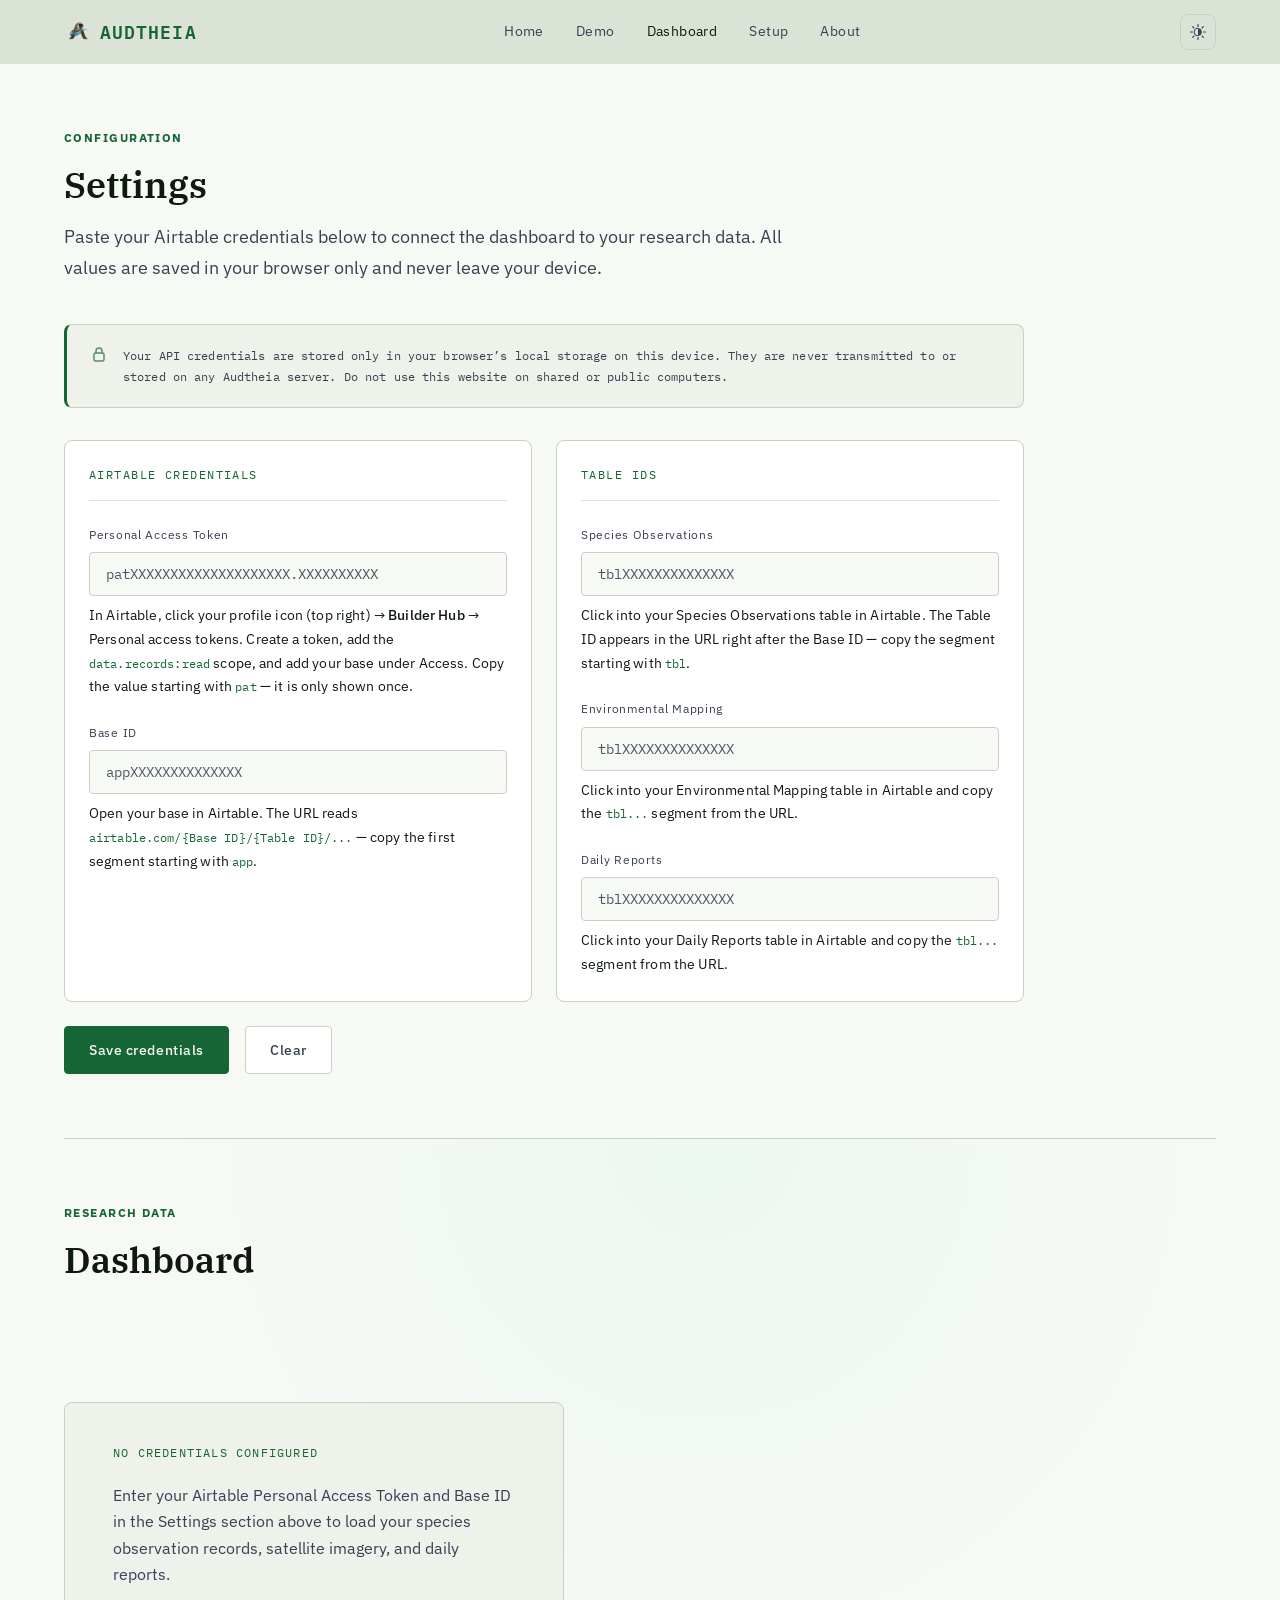
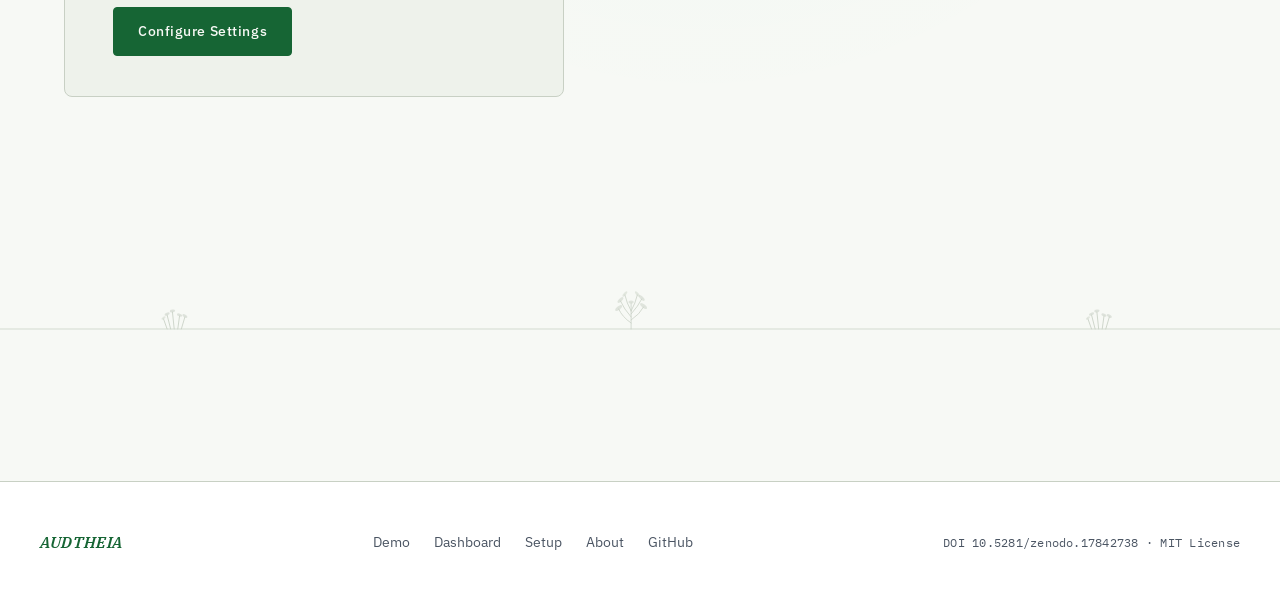
<file: website/dashboard.html>
<!DOCTYPE html>
<html lang="en">
<head>
  <meta charset="UTF-8">
  <link rel="icon" type="image/png" href="assets/favicon.png">
  <link rel="apple-touch-icon" href="assets/favicon.png">
  <meta name="viewport" content="width=device-width, initial-scale=1.0">
  <meta name="description" content="Researcher dashboard for viewing Airtable species observation records, environmental mapping data, and daily PDF intelligence reports from your Audtheia deployment.">

  <title>Dashboard &mdash; Audtheia</title>

  <!-- OpenGraph -->
  <meta property="og:type"        content="website">
  <meta property="og:site_name"   content="Audtheia">
  <meta property="og:title"       content="Dashboard &mdash; Audtheia">
  <meta property="og:description" content="Researcher dashboard for viewing Airtable species observation records, environmental mapping data, and daily PDF intelligence reports from your Audtheia deployment.">
  <meta property="og:url"         content="https://audtheiaofficial.github.io/audtheia-environmental-monitoring/dashboard.html">

  <link rel="preconnect" href="https://fonts.googleapis.com">
  <link rel="preconnect" href="https://fonts.gstatic.com" crossorigin>
  <link href="https://fonts.googleapis.com/css2?family=IBM+Plex+Mono:ital,wght@0,400;0,500;1,400&family=IBM+Plex+Sans:ital,wght@0,300;0,400;0,500;1,400&family=IBM+Plex+Serif:ital,wght@0,400;0,600;1,400&display=swap" rel="stylesheet">

  <link rel="stylesheet" href="assets/style.css">
</head>
<body>

  <!-- ── Navigation ─────────────────────────────────────────────────────── -->
  <nav class="site-nav" id="site-nav">
    <div class="nav-inner">
      <a href="index.html" class="nav-logo">
        <img src="assets/logo.png" alt="Audtheia logo" class="nav-logo-img">
        AUDTHEIA
      </a>
      <button class="nav-toggle" id="nav-toggle" aria-label="Toggle navigation" aria-expanded="false">
        <span></span><span></span><span></span>
      </button>
      <div class="nav-links" id="nav-links">
        <a href="index.html">Home</a>
        <a href="demo.html">Demo</a>
        <a href="dashboard.html">Dashboard</a>
        <a href="setup.html">Setup</a>
        <a href="about.html">About</a>
      </div>
    </div>
  </nav>

  <!-- ── Main content ───────────────────────────────────────────────────── -->
  <main>

    <!-- ── Settings section ─────────────────────────────────────────────── -->
    <section class="section dash-settings-section" id="dash-settings">
      <div class="container">

        <div class="dash-section-intro">
          <span class="section-label">Configuration</span>
          <h2 class="dash-section-heading">Settings</h2>
          <p class="section-intro">
            Paste your Airtable credentials below to connect the dashboard to your research data.
            All values are saved in your browser only and never leave your device.
          </p>
        </div>

        <div class="settings-privacy" role="note" aria-label="Data privacy notice">
          <svg class="settings-privacy-icon" width="16" height="16" viewBox="0 0 16 16" fill="none" xmlns="http://www.w3.org/2000/svg" aria-hidden="true">
            <rect x="3" y="7" width="10" height="8" rx="1.5" stroke="currentColor" stroke-width="1.5"/>
            <path d="M5 7V5a3 3 0 016 0v2" stroke="currentColor" stroke-width="1.5" stroke-linecap="round"/>
          </svg>
          <p>
            Your API credentials are stored only in your browser&rsquo;s local storage on
            this device. They are never transmitted to or stored on any Audtheia server.
            Do not use this website on shared or public computers.
          </p>
        </div>

        <div class="settings-form">

          <!-- Airtable credentials -->
          <div class="settings-group">
            <span class="settings-group-label">Airtable credentials</span>

            <div class="settings-field">
              <label class="settings-label" for="settings-pat">Personal Access Token</label>
              <input
                type="password"
                id="settings-pat"
                class="settings-input"
                placeholder="patXXXXXXXXXXXXXXXXXXXX.XXXXXXXXXX"
                autocomplete="off"
                autocorrect="off"
                autocapitalize="off"
                spellcheck="false"
              >
              <span class="settings-hint">
                In Airtable, click your profile icon (top right) &rarr; <strong>Builder Hub</strong>
                &rarr; Personal access tokens. Create a token, add the
                <code>data.records:read</code> scope, and add your base under Access.
                Copy the value starting with <code>pat</code> &mdash; it is only shown once.
              </span>
            </div>

            <div class="settings-field">
              <label class="settings-label" for="settings-base-id">Base ID</label>
              <input
                type="text"
                id="settings-base-id"
                class="settings-input"
                placeholder="appXXXXXXXXXXXXXX"
                autocomplete="off"
                autocorrect="off"
                autocapitalize="off"
                spellcheck="false"
              >
              <span class="settings-hint">
                Open your base in Airtable. The URL reads
                <code>airtable.com/{Base&nbsp;ID}/{Table&nbsp;ID}/...</code> &mdash;
                copy the first segment starting with <code>app</code>.
              </span>
            </div>
          </div>

          <!-- Table IDs -->
          <div class="settings-group">
            <span class="settings-group-label">Table IDs</span>

            <div class="settings-field">
              <label class="settings-label" for="settings-table-species">Species Observations</label>
              <input
                type="text"
                id="settings-table-species"
                class="settings-input"
                placeholder="tblXXXXXXXXXXXXXX"
                autocomplete="off"
                spellcheck="false"
              >
              <span class="settings-hint">
                Click into your Species Observations table in Airtable. The Table ID appears
                in the URL right after the Base ID &mdash; copy the segment starting with <code>tbl</code>.
              </span>
            </div>

            <div class="settings-field">
              <label class="settings-label" for="settings-table-mapping">Environmental Mapping</label>
              <input
                type="text"
                id="settings-table-mapping"
                class="settings-input"
                placeholder="tblXXXXXXXXXXXXXX"
                autocomplete="off"
                spellcheck="false"
              >
              <span class="settings-hint">
                Click into your Environmental Mapping table in Airtable and copy the
                <code>tbl...</code> segment from the URL.
              </span>
            </div>

            <div class="settings-field">
              <label class="settings-label" for="settings-table-reports">Daily Reports</label>
              <input
                type="text"
                id="settings-table-reports"
                class="settings-input"
                placeholder="tblXXXXXXXXXXXXXX"
                autocomplete="off"
                spellcheck="false"
              >
              <span class="settings-hint">
                Click into your Daily Reports table in Airtable and copy the
                <code>tbl...</code> segment from the URL.
              </span>
            </div>
          </div>

          <div class="settings-actions">
            <button class="btn btn-primary" id="settings-save">Save credentials</button>
            <button class="btn btn-secondary" id="settings-clear">Clear</button>
          </div>

          <div id="settings-msg" class="settings-msg" hidden role="status" aria-live="polite" aria-atomic="true"></div>

        </div><!-- /.settings-form -->
      </div><!-- /.container -->
    </section>

    <div class="dash-separator" aria-hidden="true"></div>

    <!-- ── Dashboard section ────────────────────────────────────────────── -->
    <section class="section dash-data-section" id="dash-data">
      <div class="container">

        <div class="dash-section-intro">
          <span class="section-label">Research Data</span>
          <h2 class="dash-section-heading">Dashboard</h2>
        </div>

        <div id="dash-no-creds" class="dash-no-creds" hidden>
          <div class="dash-no-creds-inner">
            <span class="dash-no-creds-label">No credentials configured</span>
            <p>
              Enter your Airtable Personal Access Token and Base ID in the Settings section
              above to load your species observation records, satellite imagery, and daily reports.
            </p>
            <a href="#dash-settings" class="btn btn-primary">Configure Settings</a>
          </div>
        </div>

        <div id="dash-content" hidden>

          <div class="dash-tabs" role="tablist" aria-label="Dashboard data views">
            <button class="dash-tab active" data-tab="species" id="tab-species" role="tab" aria-selected="true" aria-controls="panel-species">Species Observations</button>
            <button class="dash-tab" data-tab="mapping" id="tab-mapping" role="tab" aria-selected="false" aria-controls="panel-mapping">Environmental Mapping</button>
            <button class="dash-tab" data-tab="reports" id="tab-reports" role="tab" aria-selected="false" aria-controls="panel-reports">Daily Reports</button>
          </div>

          <!-- Species Observations panel -->
          <div class="dash-panel" id="panel-species" role="tabpanel" aria-labelledby="tab-species">
            <div id="species-grid" class="obs-list" aria-live="polite" aria-atomic="false"></div>
            <div id="species-load-more" class="dash-load-more" hidden>
              <button class="btn btn-secondary" id="btn-load-more">Load more records</button>
            </div>
          </div>

          <!-- Environmental Mapping panel -->
          <div class="dash-panel" id="panel-mapping" role="tabpanel" aria-labelledby="tab-mapping" hidden>
            <div id="mapping-grid" class="map-grid" aria-live="polite" aria-atomic="false"></div>
          </div>

          <!-- Daily Reports panel -->
          <div class="dash-panel" id="panel-reports" role="tabpanel" aria-labelledby="tab-reports" hidden>
            <div id="reports-list" class="reports-list" aria-live="polite" aria-atomic="false"></div>
          </div>

        </div><!-- /#dash-content -->
      </div><!-- /.container -->
    </section>

  </main>

  <!-- ── Footer ─────────────────────────────────────────────────────────── -->
  <footer class="site-footer">
    <div class="footer-inner">
      <span class="footer-brand">AUDTHEIA</span>
      <nav class="footer-links" aria-label="Site navigation">
        <a href="demo.html">Demo</a>
        <a href="dashboard.html">Dashboard</a>
        <a href="setup.html">Setup</a>
        <a href="about.html">About</a>
        <a href="https://github.com/AudtheiaOfficial/audtheia-environmental-monitoring" target="_blank" rel="noopener noreferrer">GitHub</a>
      </nav>
      <span class="footer-meta">DOI&nbsp;10.5281/zenodo.17842738 &middot; MIT License</span>
    </div>
  </footer>

  <script src="assets/nav.js"></script>
  <script src="assets/dashboard.js"></script>

</body>
</html>
</file>
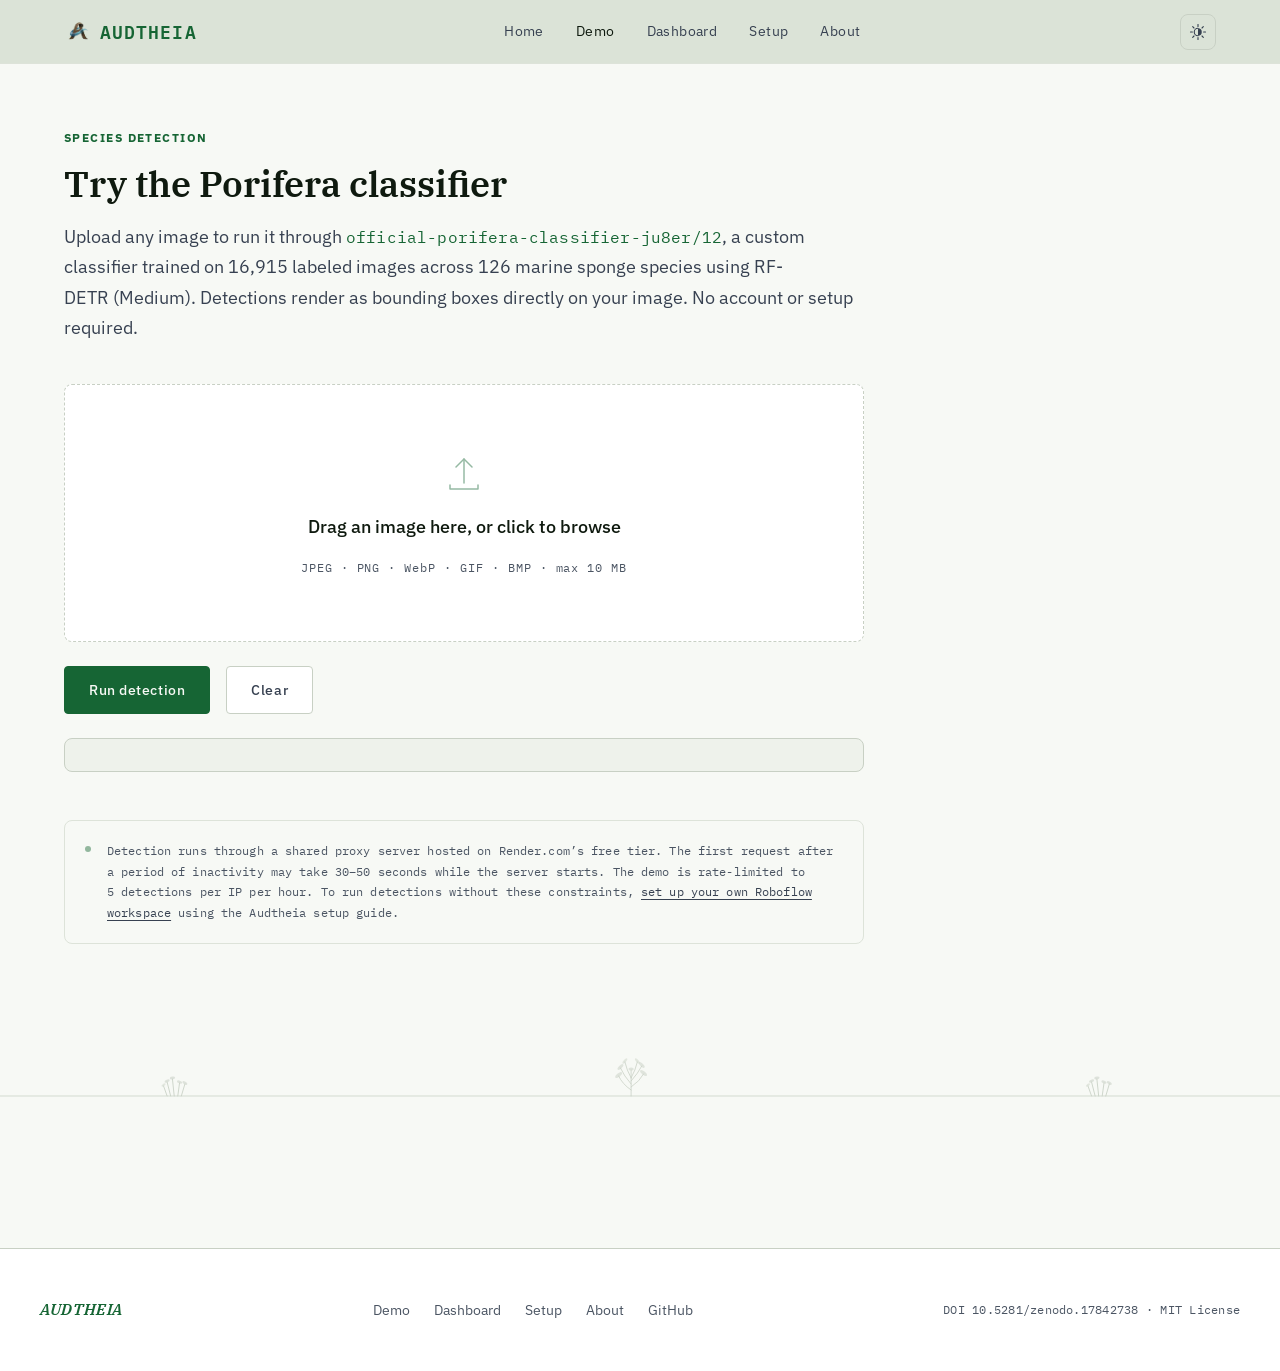
<file: website/demo.html>
<!DOCTYPE html>
<html lang="en">
<head>
  <meta charset="UTF-8">
  <link rel="icon" type="image/png" href="assets/favicon.png">
  <link rel="apple-touch-icon" href="assets/favicon.png">
  <meta name="viewport" content="width=device-width, initial-scale=1.0">
  <meta name="description" content="Run the official Audtheia Porifera classifier on any image. No account required &mdash; drag and drop to detect marine sponge species in seconds.">

  <title>Demo &mdash; Audtheia</title>

  <!-- OpenGraph -->
  <meta property="og:type"        content="website">
  <meta property="og:site_name"   content="Audtheia">
  <meta property="og:title"       content="Demo &mdash; Audtheia">
  <meta property="og:description" content="Run the official Audtheia Porifera classifier on any image. No account required &mdash; drag and drop to detect marine sponge species in seconds.">
  <meta property="og:url"         content="https://audtheiaofficial.github.io/audtheia-environmental-monitoring/demo.html">

  <link rel="preconnect" href="https://fonts.googleapis.com">
  <link rel="preconnect" href="https://fonts.gstatic.com" crossorigin>
  <link href="https://fonts.googleapis.com/css2?family=IBM+Plex+Mono:ital,wght@0,400;0,500;1,400&family=IBM+Plex+Sans:ital,wght@0,300;0,400;0,500;1,400&family=IBM+Plex+Serif:ital,wght@0,400;0,600;1,400&display=swap" rel="stylesheet">

  <link rel="stylesheet" href="assets/style.css">
</head>
<body>

  <!-- ── Navigation ─────────────────────────────────────────────────────── -->
  <nav class="site-nav" id="site-nav">
    <div class="nav-inner">
      <a href="index.html" class="nav-logo">
        <img src="assets/logo.png" alt="Audtheia logo" class="nav-logo-img">
        AUDTHEIA
      </a>
      <button class="nav-toggle" id="nav-toggle" aria-label="Toggle navigation" aria-expanded="false">
        <span></span><span></span><span></span>
      </button>
      <div class="nav-links" id="nav-links">
        <a href="index.html">Home</a>
        <a href="demo.html">Demo</a>
        <a href="dashboard.html">Dashboard</a>
        <a href="setup.html">Setup</a>
        <a href="about.html">About</a>
      </div>
    </div>
  </nav>

  <!-- ── Main content ───────────────────────────────────────────────────── -->
  <main>
    <!-- Padding-top class set via Section 20 CSS (.demo-hero-section) -->
    <section class="section demo-hero-section">
      <div class="container">
        <div class="demo-content">

          <!-- Page intro -->
          <div class="demo-intro">
            <span class="section-label">Species Detection</span>
            <h1 class="demo-heading">Try the Porifera classifier</h1>
            <p class="section-intro">
              Upload any image to run it through
              <code>official-porifera-classifier-ju8er/12</code>,
              a custom classifier trained on 16,915 labeled images across 126 marine sponge species
              using RF-DETR&nbsp;(Medium). Detections render as bounding boxes directly on your image.
              No account or setup required.
            </p>
          </div>

          <!-- Drop zone -->
          <div
            class="demo-drop-zone"
            id="demo-drop-zone"
            role="button"
            tabindex="0"
            aria-label="Upload an image for species detection. Click or drag and drop."
          >
            <input
              type="file"
              id="demo-file-input"
              accept="image/jpeg,image/png,image/webp,image/gif,image/bmp"
              aria-hidden="true"
              tabindex="-1"
              hidden
            >

            <svg
              class="demo-drop-icon"
              width="48"
              height="48"
              viewBox="0 0 48 48"
              fill="none"
              xmlns="http://www.w3.org/2000/svg"
              aria-hidden="true"
            >
              <line x1="24" y1="10" x2="24" y2="34" stroke="currentColor" stroke-width="1.5" stroke-linecap="round"/>
              <polyline points="16,18 24,10 32,18" stroke="currentColor" stroke-width="1.5" stroke-linecap="round" stroke-linejoin="round" fill="none"/>
              <path d="M10 36 L10 40 L38 40 L38 36" stroke="currentColor" stroke-width="1.5" stroke-linecap="round" stroke-linejoin="round"/>
            </svg>

            <span class="demo-drop-headline">Drag an image here, or click to browse</span>
            <span class="demo-drop-sub">JPEG &middot; PNG &middot; WebP &middot; GIF &middot; BMP &middot; max&nbsp;10&nbsp;MB</span>
          </div>

          <!-- Preview section -->
          <div id="demo-preview-section" class="demo-preview-section" hidden>
            <div class="demo-image-frame">
              <img
                id="demo-preview-img"
                class="demo-preview-img"
                alt="Uploaded image awaiting species detection"
              >
              <canvas id="demo-canvas" aria-hidden="true"></canvas>
            </div>
          </div>

          <!-- Action buttons -->
          <div id="demo-actions" class="demo-actions" hidden>
            <button id="demo-submit" class="btn btn-primary">Run detection</button>
            <button id="demo-reset"  class="btn btn-secondary">Clear</button>
          </div>

          <!-- Status message -->
          <div
            id="demo-status"
            class="demo-status"
            role="status"
            aria-live="polite"
            aria-atomic="true"
            hidden
          ></div>

          <!-- Detection results -->
          <section id="demo-results-section" aria-label="Detection results" hidden>
            <div class="demo-results-header">
              <span class="section-label">Detections</span>
            </div>
            <ul id="demo-results-list" class="demo-results-list" aria-label="Detected species list"></ul>
          </section>

          <!-- Proxy information callout -->
          <div class="demo-callout" aria-label="Demo information">
            <span class="demo-callout-marker" aria-hidden="true"></span>
            <p class="demo-callout-text">
              Detection runs through a shared proxy server hosted on Render.com&rsquo;s free tier.
              The first request after a period of inactivity may take 30&ndash;50&nbsp;seconds while
              the server starts. The demo is rate-limited to 5&nbsp;detections per&nbsp;IP per&nbsp;hour.
              To run detections without these constraints,
              <a href="setup.html">set up your own Roboflow workspace</a>
              using the Audtheia setup guide.
            </p>
          </div>

        </div>
      </div>
    </section>
  </main>

  <!-- ── Footer ─────────────────────────────────────────────────────────── -->
  <footer class="site-footer">
    <div class="footer-inner">
      <span class="footer-brand">AUDTHEIA</span>
      <nav class="footer-links" aria-label="Site navigation">
        <a href="demo.html">Demo</a>
        <a href="dashboard.html">Dashboard</a>
        <a href="setup.html">Setup</a>
        <a href="about.html">About</a>
        <a href="https://github.com/AudtheiaOfficial/audtheia-environmental-monitoring" target="_blank" rel="noopener noreferrer">GitHub</a>
      </nav>
      <span class="footer-meta">DOI&nbsp;10.5281/zenodo.17842738 &middot; MIT License</span>
    </div>
  </footer>

  <script src="assets/nav.js"></script>
  <script src="assets/demo.js"></script>

</body>
</html>
</file>
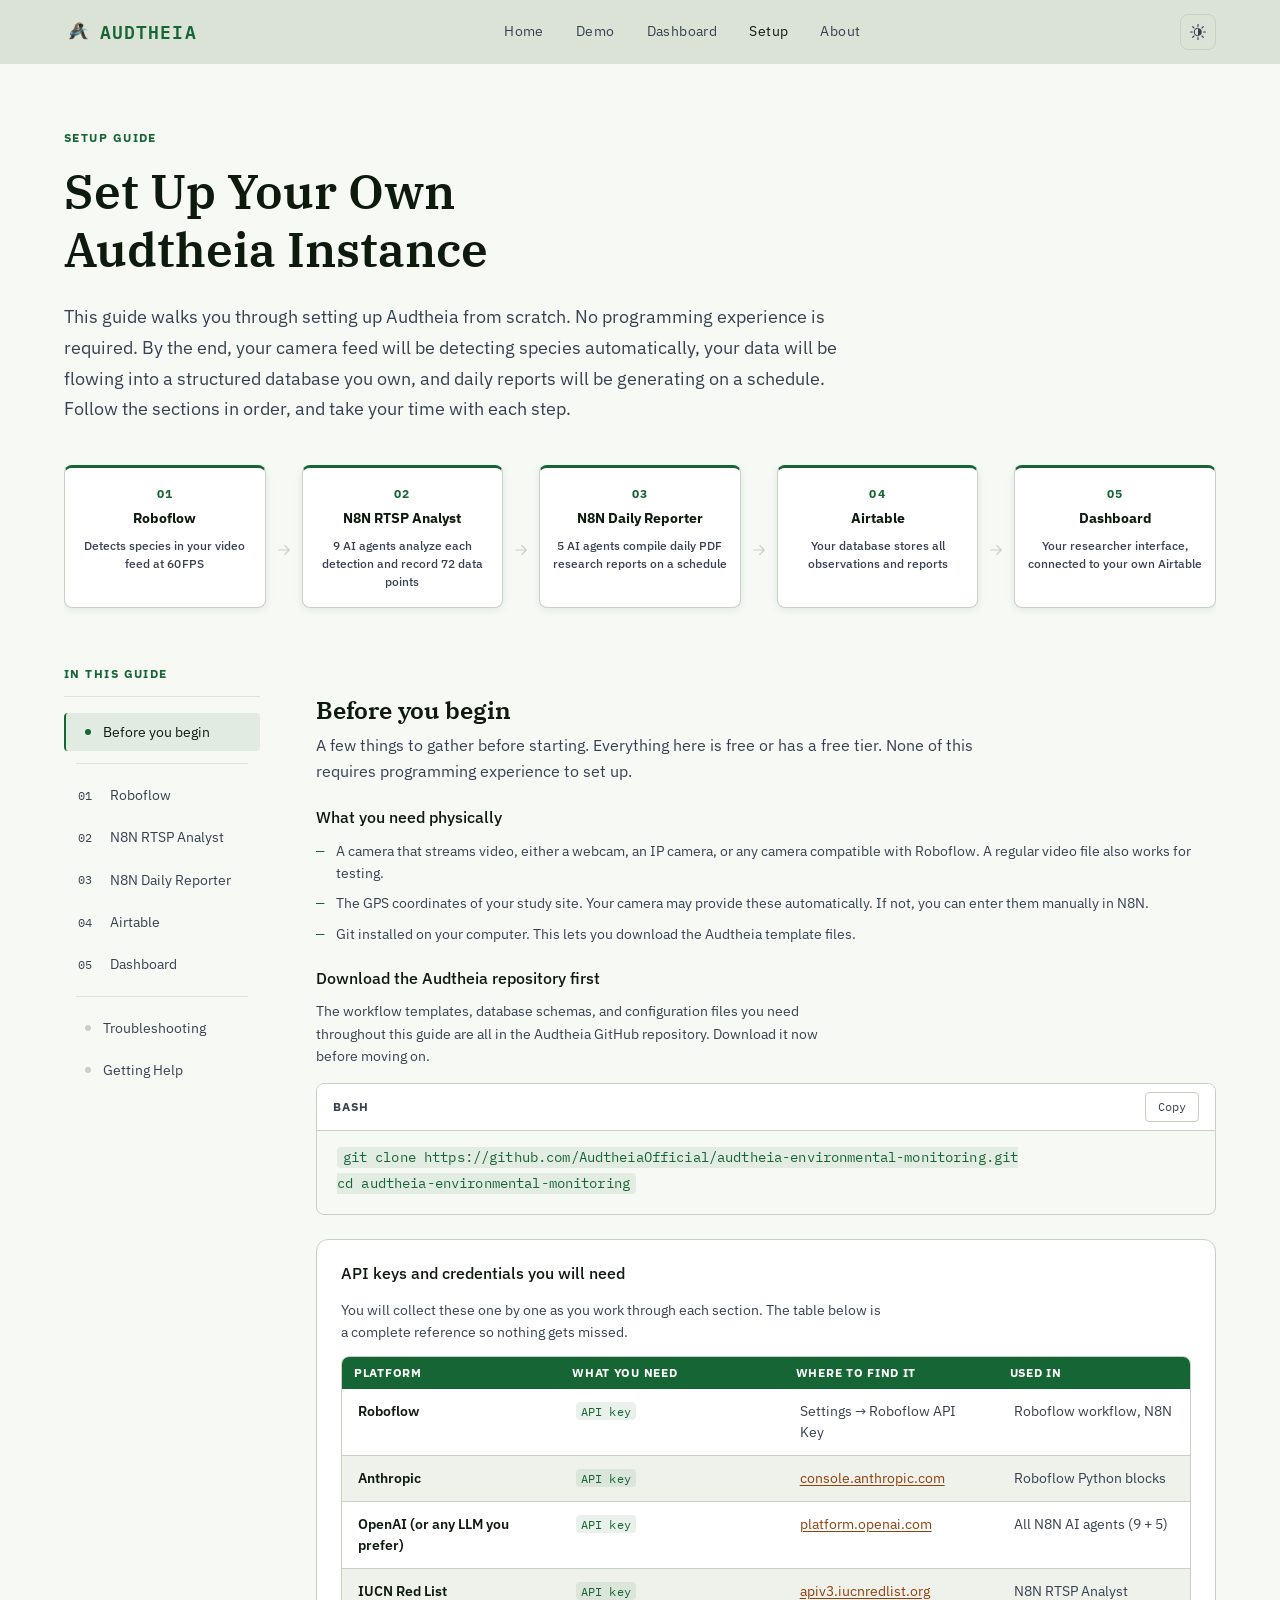
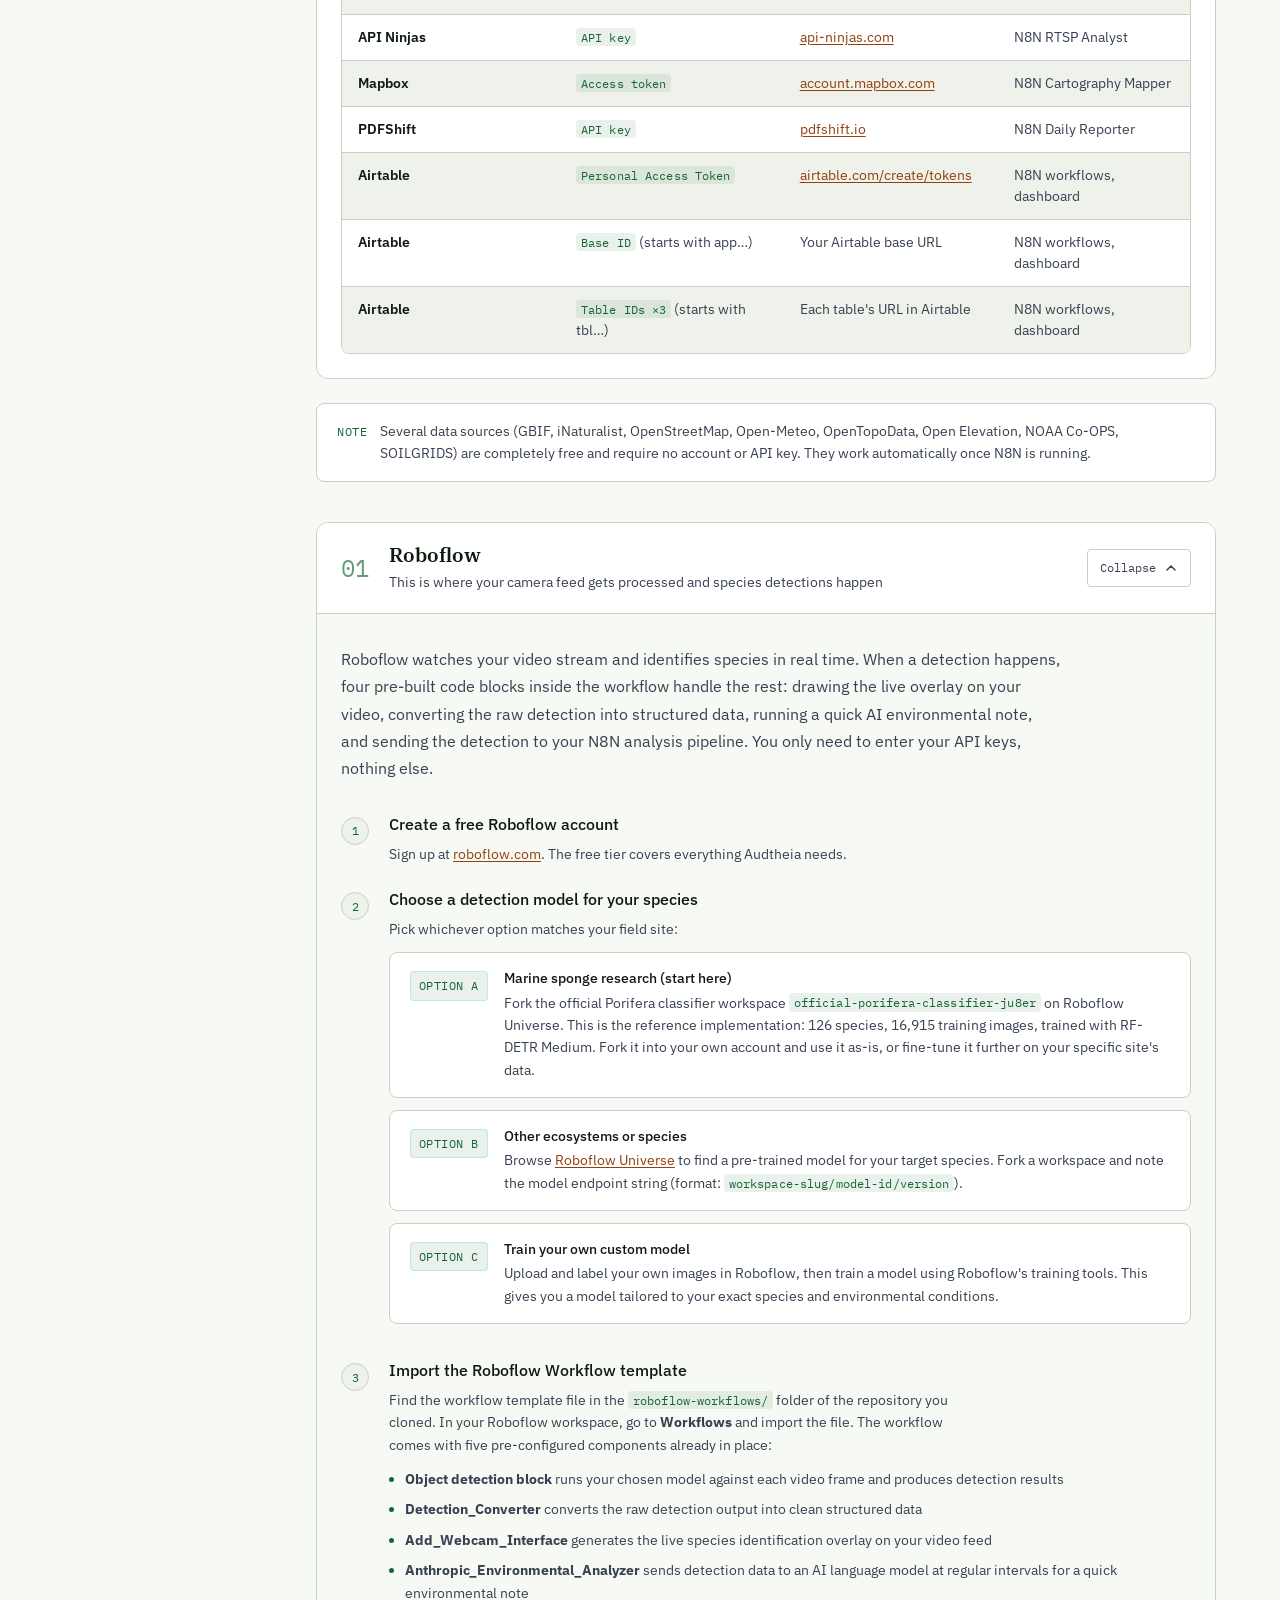
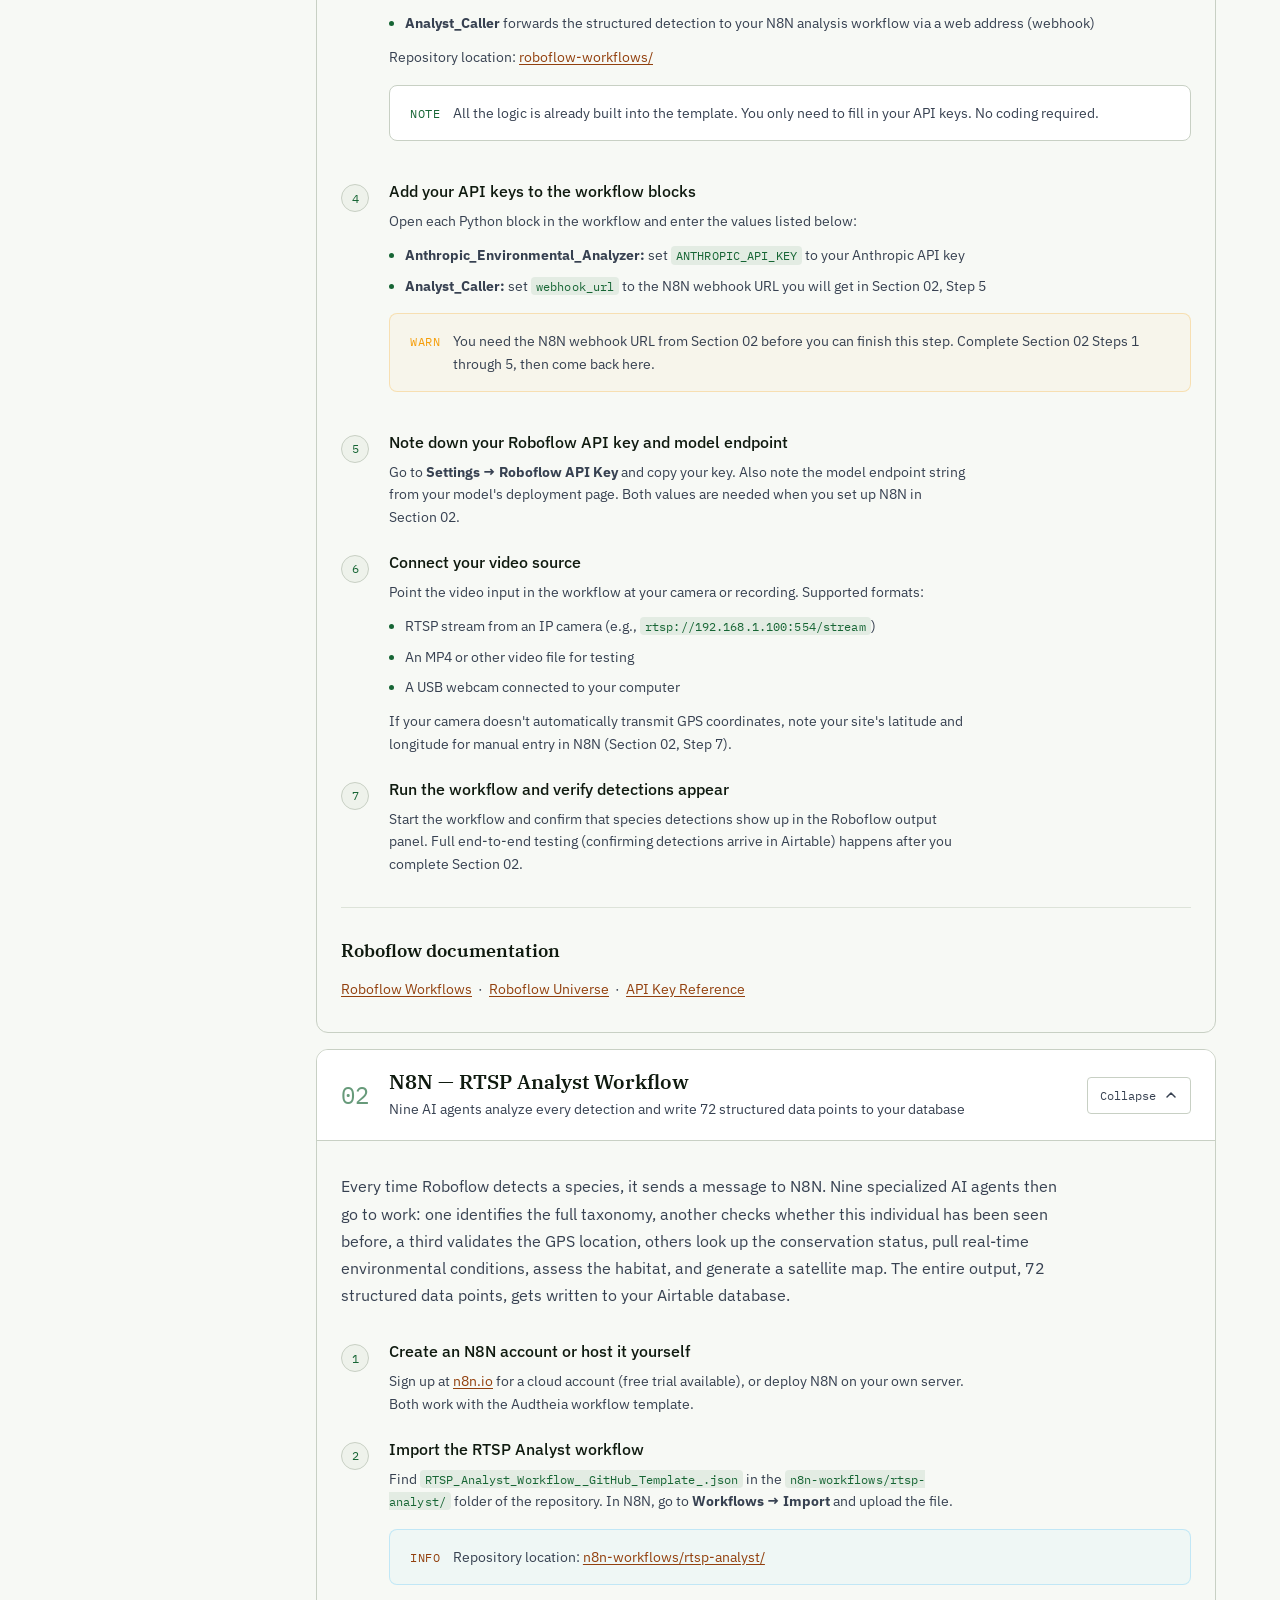
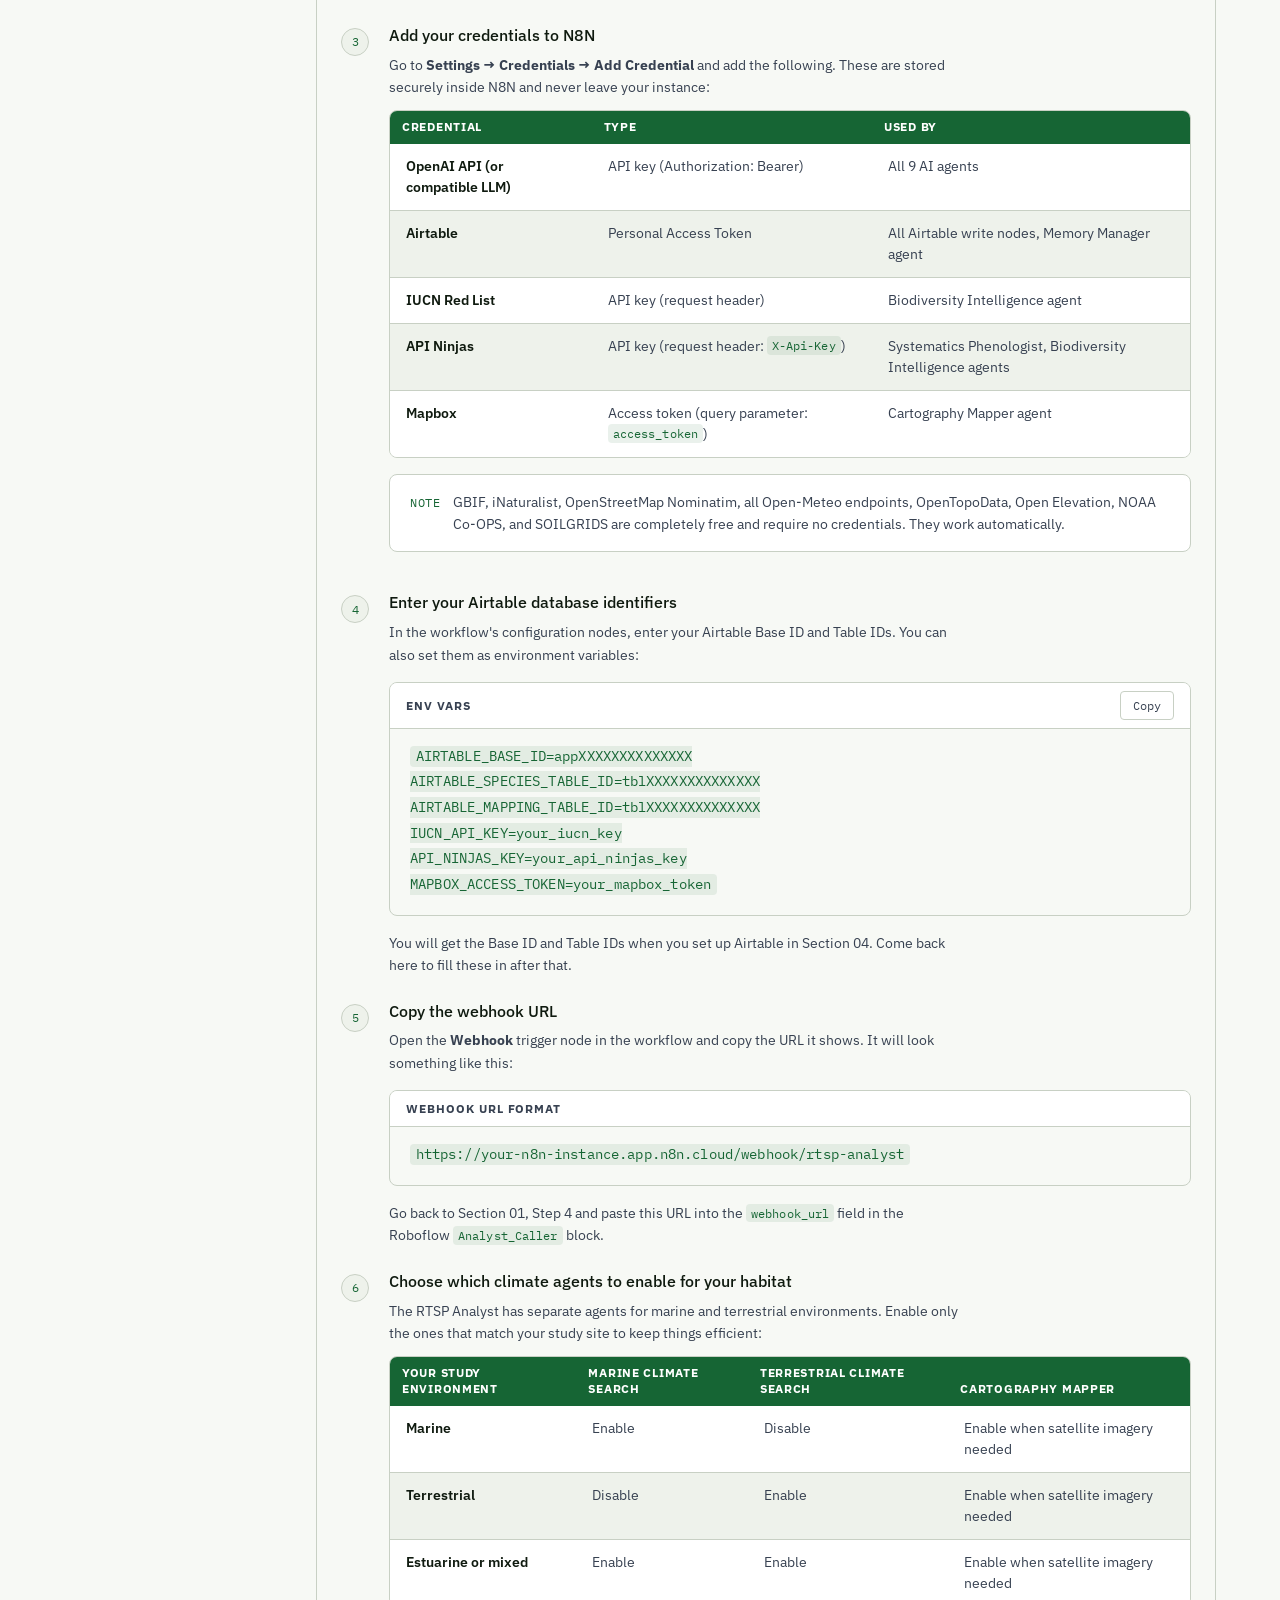
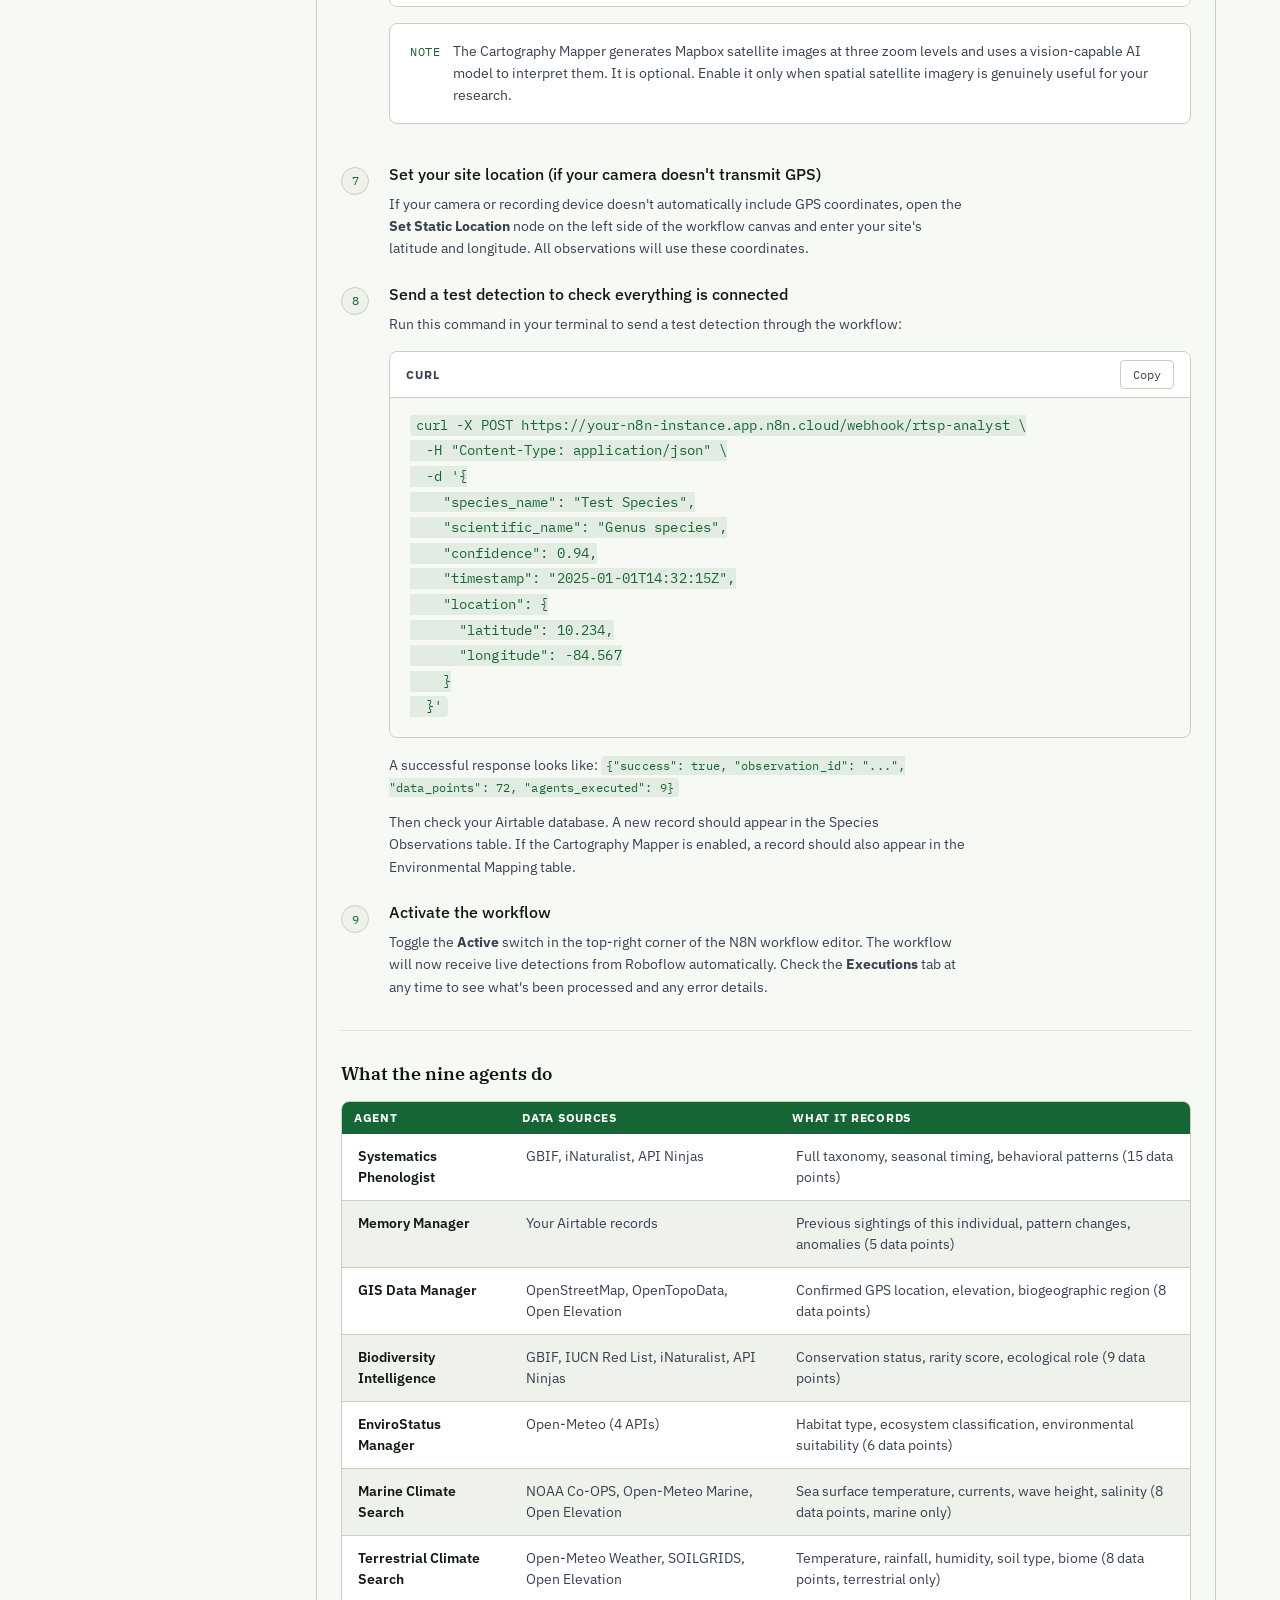
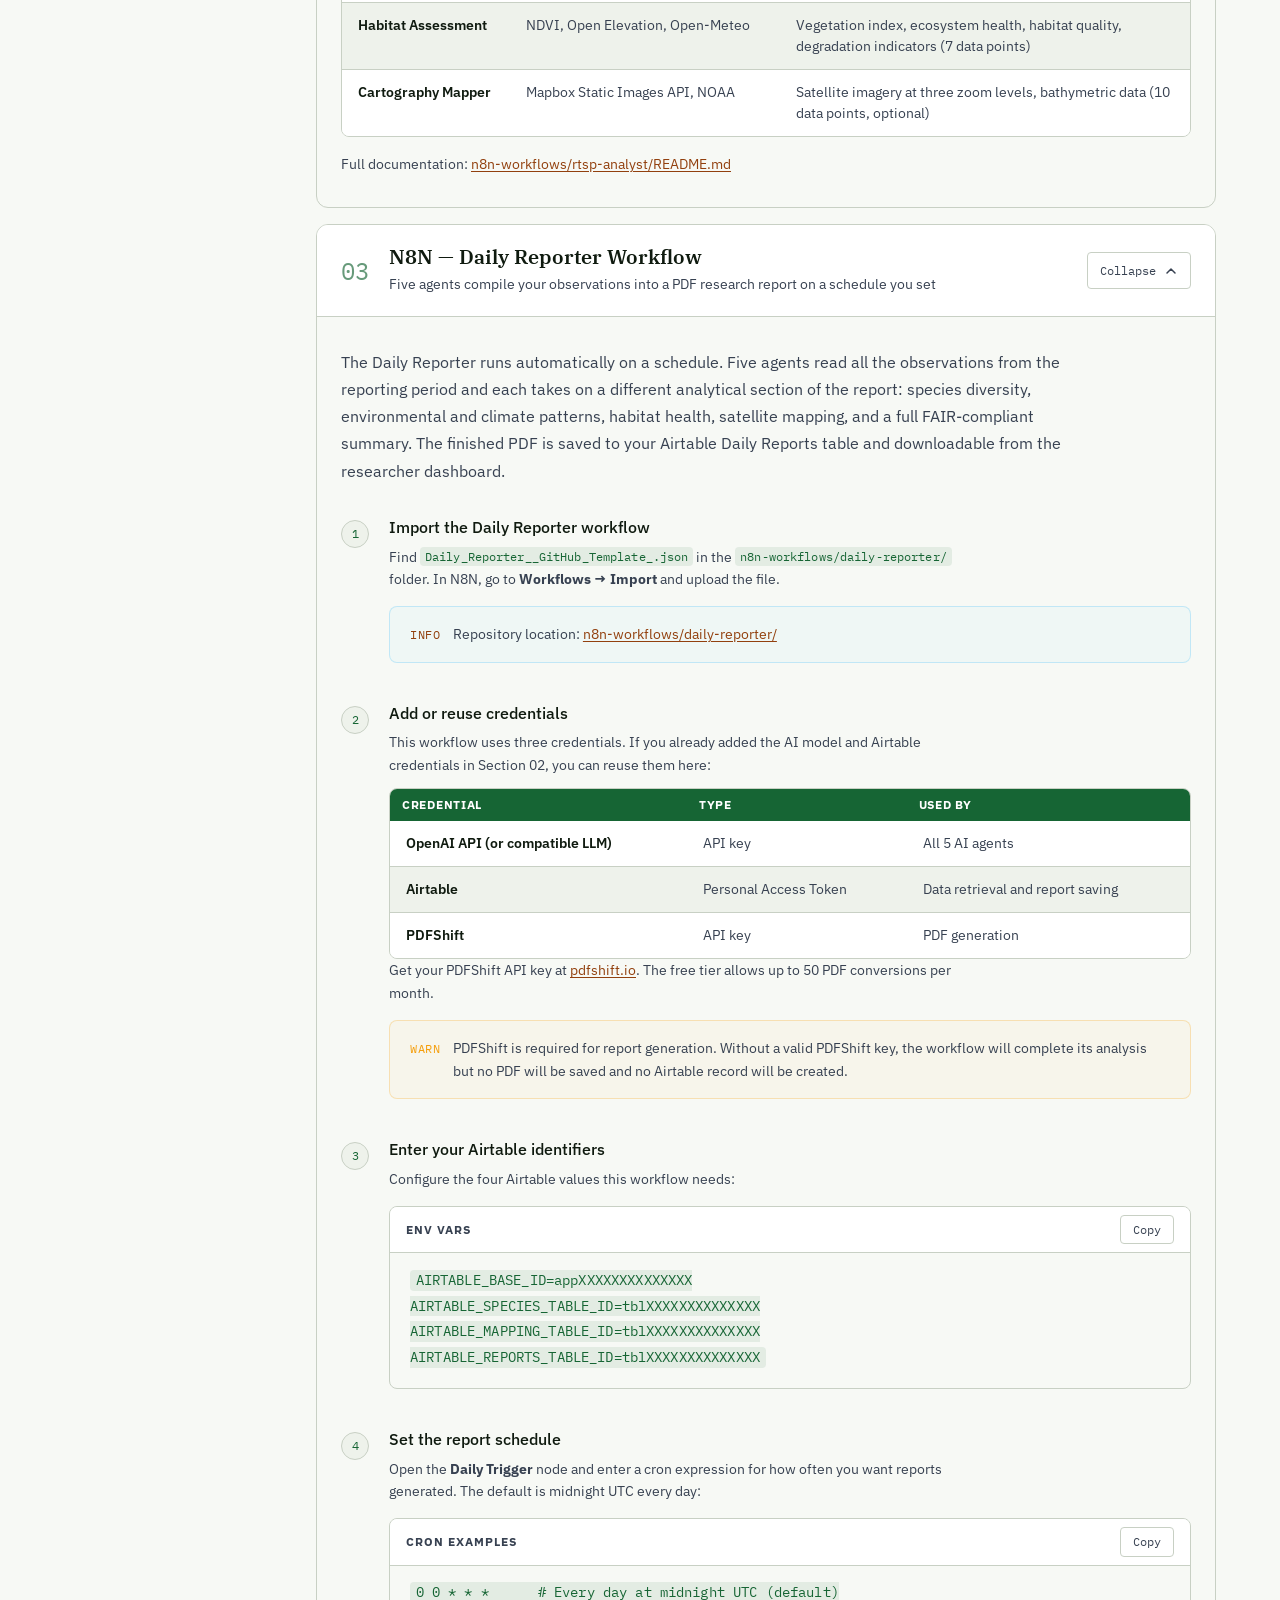
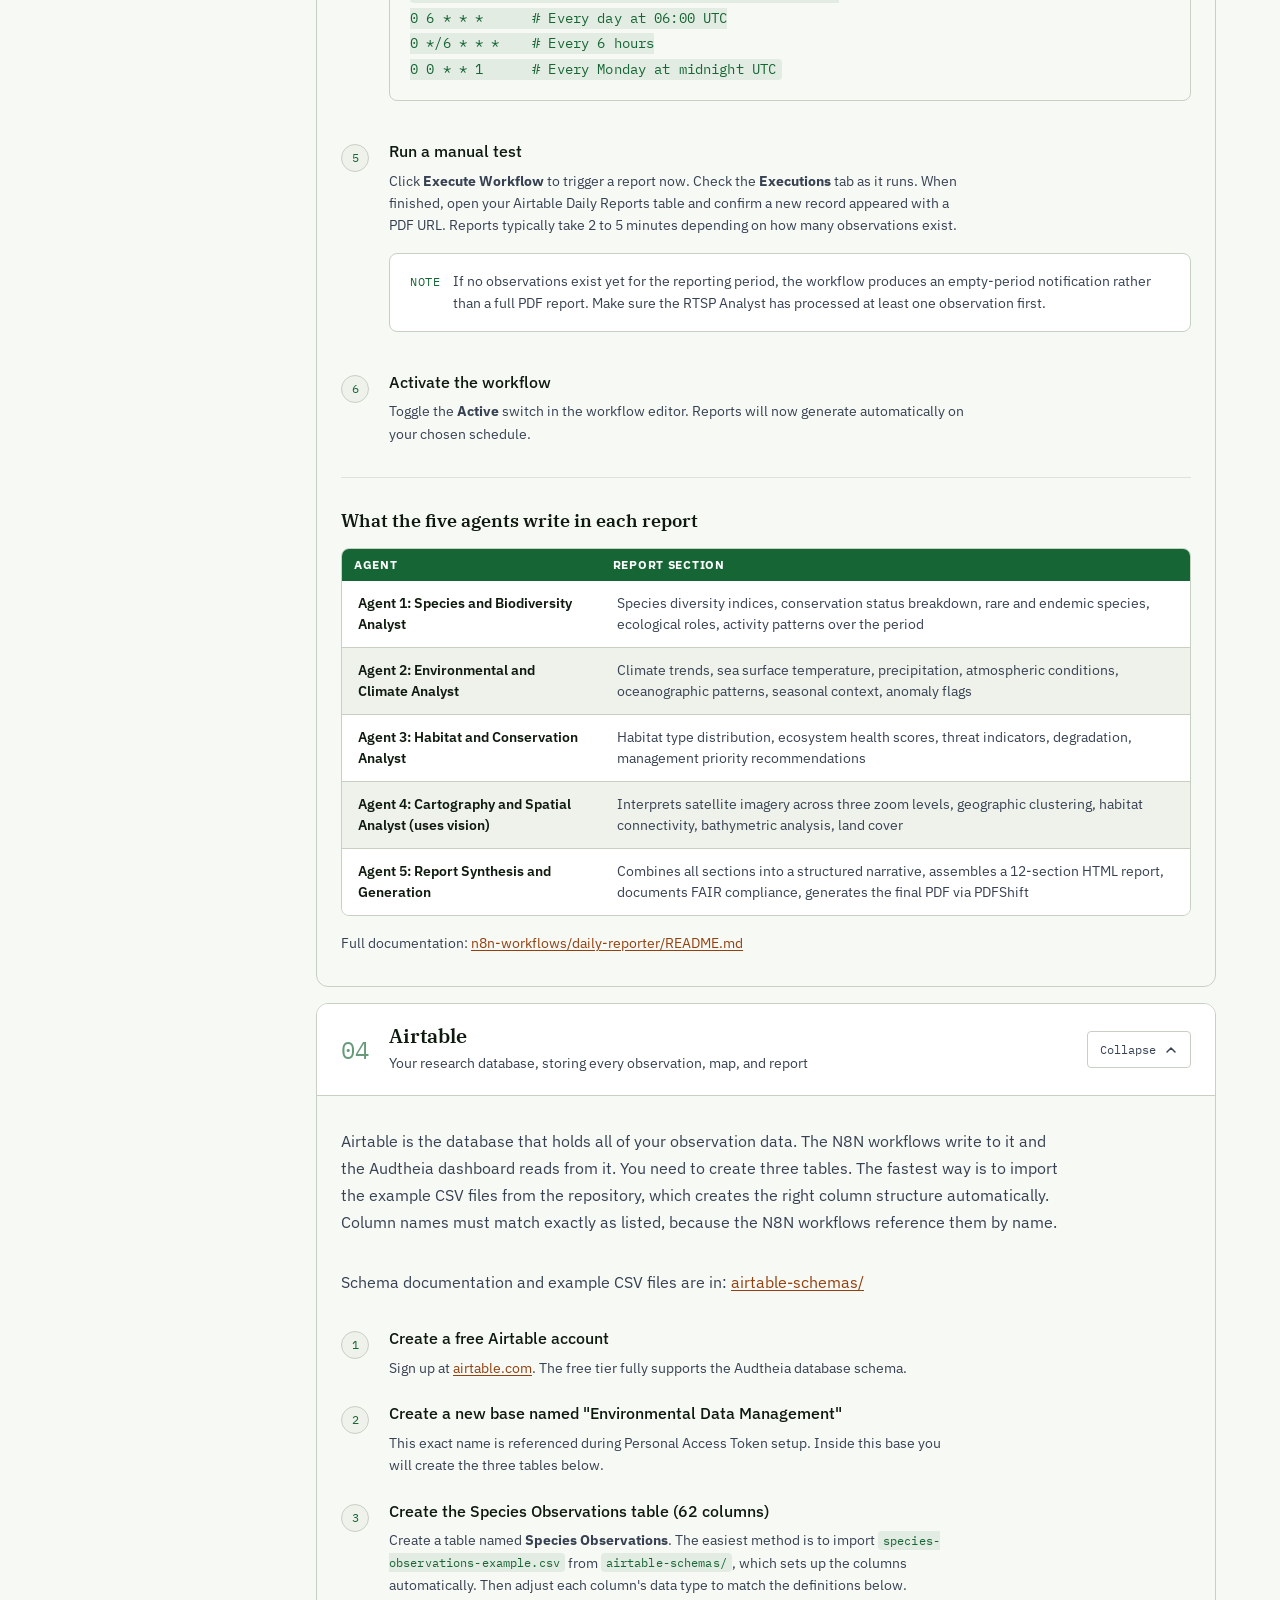
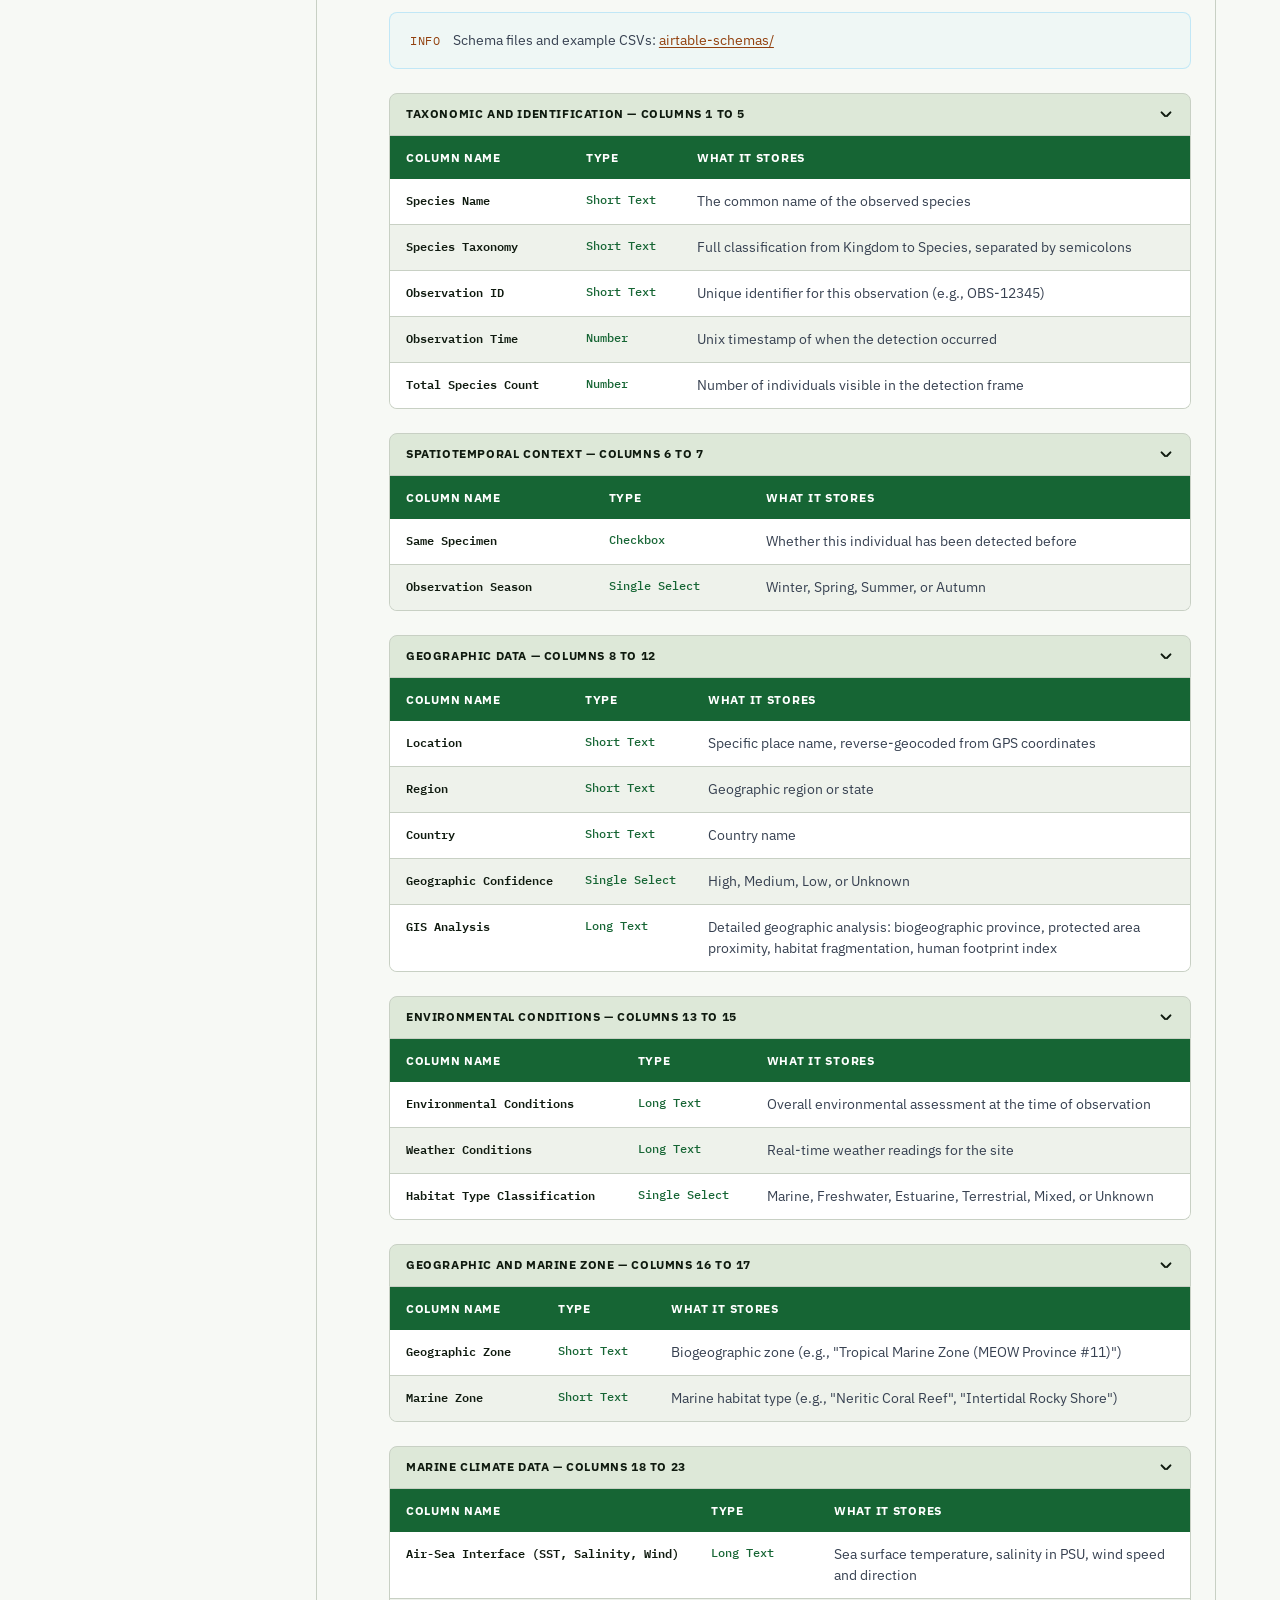
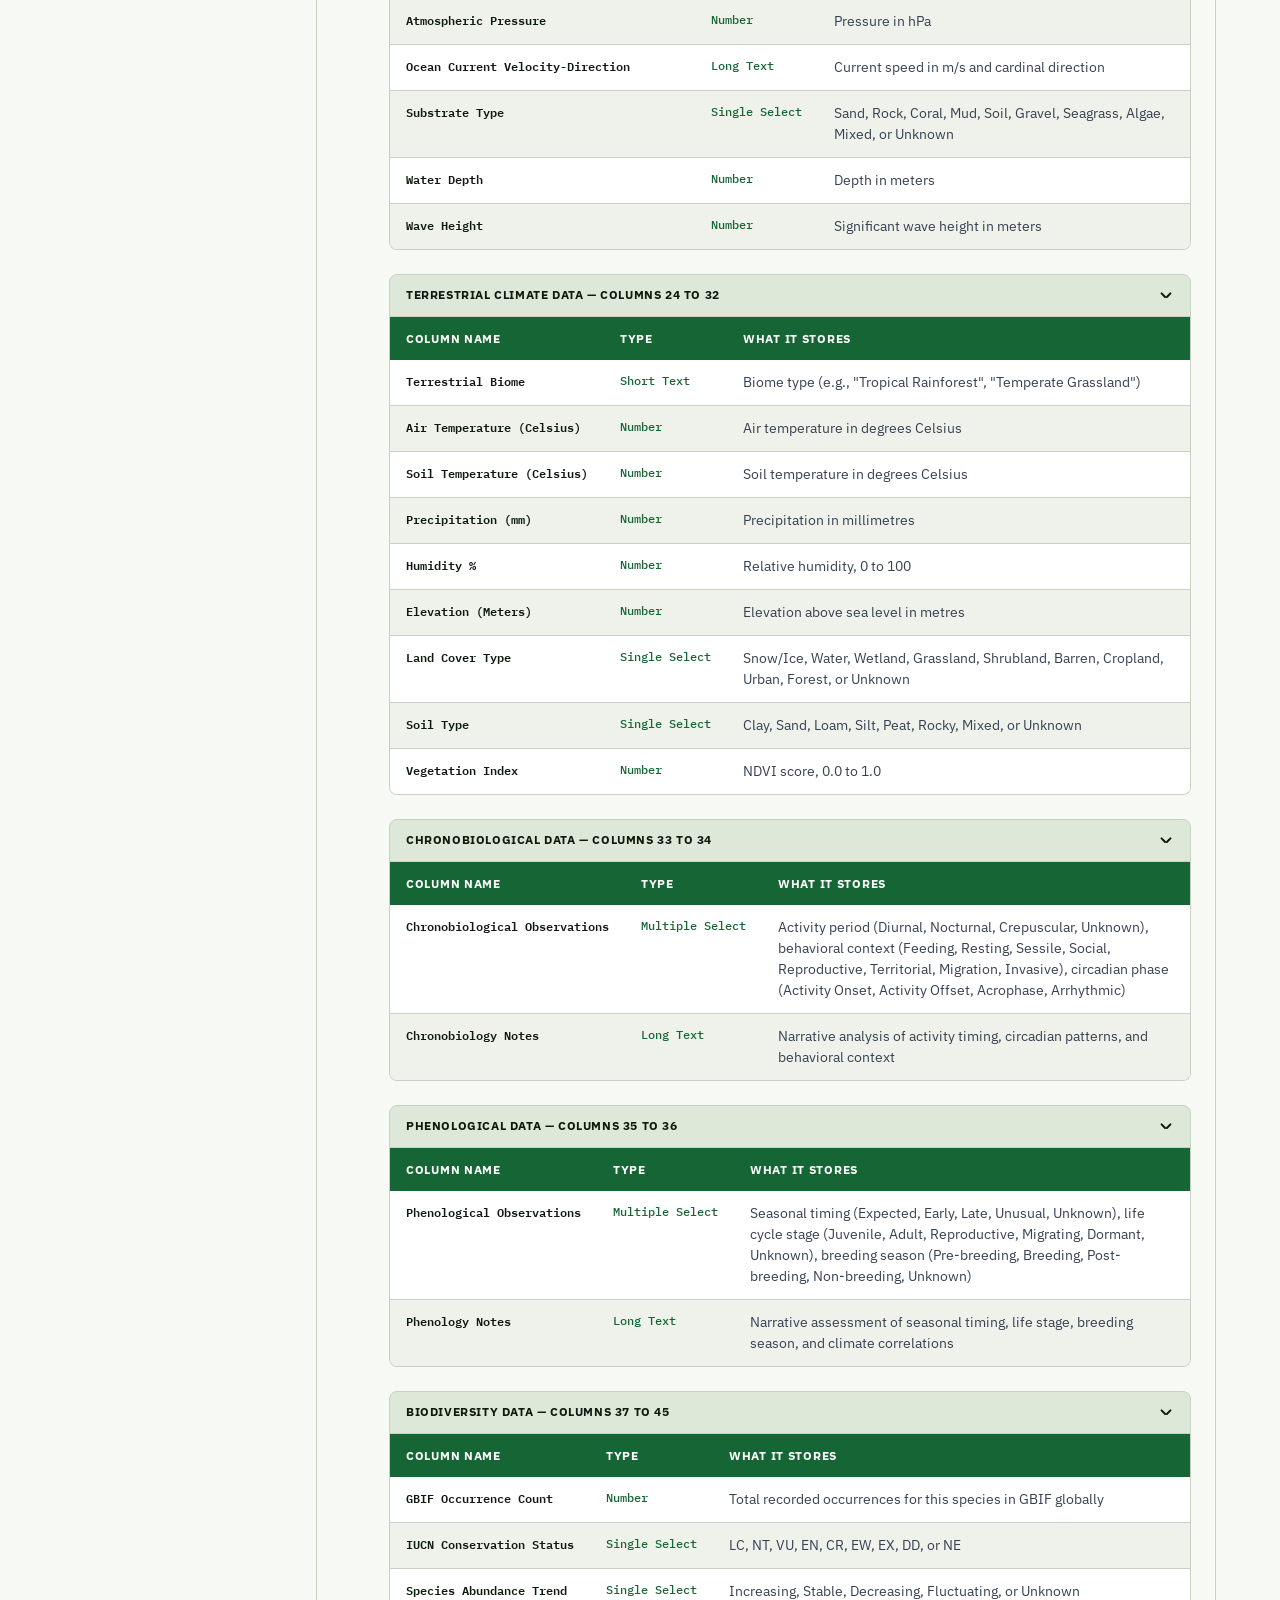
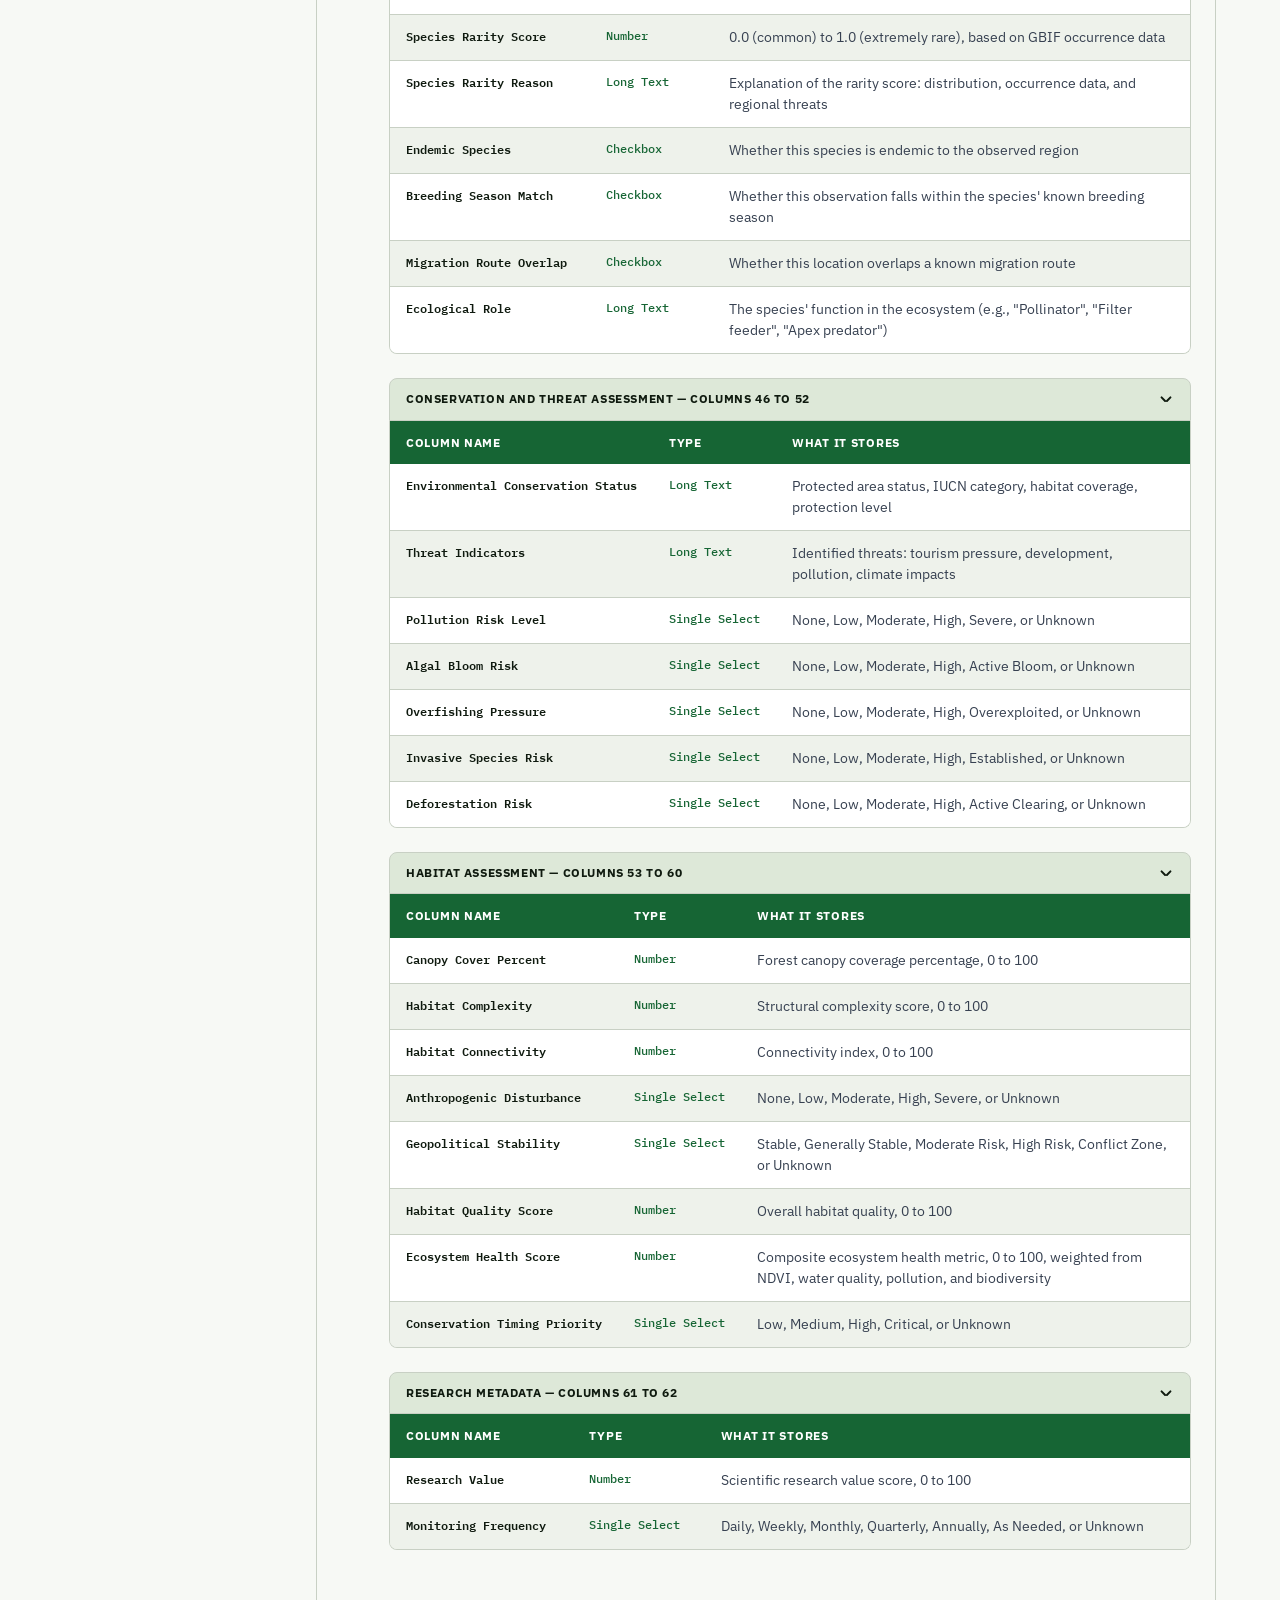
<file: website/setup.html>
<!DOCTYPE html>
<html lang="en">
<head>
  <meta charset="UTF-8">
  <link rel="icon" type="image/png" href="assets/favicon.png">
  <link rel="apple-touch-icon" href="assets/favicon.png">
  <meta name="viewport" content="width=device-width, initial-scale=1.0">
  <title>Setup Guide &mdash; Audtheia Environmental Monitoring</title>
  <meta name="description" content="Step-by-step setup guide for Audtheia: configure your species detection model, analysis workflows, research database, and researcher dashboard from scratch.">

  <!-- OpenGraph -->
  <meta property="og:type"        content="website">
  <meta property="og:site_name"   content="Audtheia">
  <meta property="og:title"       content="Setup Guide &mdash; Audtheia Environmental Monitoring">
  <meta property="og:description" content="Step-by-step setup guide for Audtheia: configure your species detection model, analysis workflows, research database, and researcher dashboard from scratch.">
  <meta property="og:url"         content="https://audtheiaofficial.github.io/audtheia-environmental-monitoring/setup.html">

  <link rel="preconnect" href="https://fonts.googleapis.com">
  <link rel="preconnect" href="https://fonts.gstatic.com" crossorigin>
  <link href="https://fonts.googleapis.com/css2?family=IBM+Plex+Mono:ital,wght@0,400;0,500;1,400&family=IBM+Plex+Sans:ital,wght@0,400;0,500;0,600;1,400&family=IBM+Plex+Serif:ital,wght@0,400;0,600;1,400;1,600&display=swap" rel="stylesheet">
  <link rel="stylesheet" href="assets/style.css">
</head>
<body>

  <!-- Navigation -->
  <nav class="site-nav" id="site-nav">
    <div class="nav-inner">
      <a href="index.html" class="nav-logo">
        <img src="assets/logo.png" alt="Audtheia logo" class="nav-logo-img">
        AUDTHEIA
      </a>
      <button class="nav-toggle" id="nav-toggle" aria-label="Toggle navigation" aria-expanded="false">
        <span></span><span></span><span></span>
      </button>
      <div class="nav-links" id="nav-links">
        <a href="index.html">Home</a>
        <a href="demo.html">Demo</a>
        <a href="dashboard.html">Dashboard</a>
        <a href="setup.html" aria-current="page">Setup</a>
        <a href="about.html">About</a>
      </div>
    </div>
  </nav>

  <!-- ── Hero ─────────────────────────────────────────────────────── -->
  <section class="setup-hero section">
    <div class="container">
      <span class="section-label">Setup Guide</span>
      <h1>Set Up Your Own Audtheia Instance</h1>
      <p class="section-intro">This guide walks you through setting up Audtheia from scratch. No programming experience is required. By the end, your camera feed will be detecting species automatically, your data will be flowing into a structured database you own, and daily reports will be generating on a schedule. Follow the sections in order, and take your time with each step.</p>

      <!-- Pipeline Overview -->
      <div class="setup-pipeline" aria-label="System pipeline: five platforms in sequence">
        <div class="setup-pipeline-step">
          <div class="setup-pipeline-node">
            <span class="setup-pipeline-num">01</span>
            <span class="setup-pipeline-name">Roboflow</span>
            <span class="setup-pipeline-desc">Detects species in your video feed at 60&thinsp;FPS</span>
          </div>
        </div>
        <div class="setup-pipeline-connector" aria-hidden="true">
          <svg viewBox="0 0 24 24" fill="none" stroke="currentColor" stroke-width="1.5" xmlns="http://www.w3.org/2000/svg"><path d="M5 12h14M13 6l6 6-6 6" stroke-linecap="round" stroke-linejoin="round"/></svg>
        </div>
        <div class="setup-pipeline-step">
          <div class="setup-pipeline-node">
            <span class="setup-pipeline-num">02</span>
            <span class="setup-pipeline-name">N8N RTSP Analyst</span>
            <span class="setup-pipeline-desc">9 AI agents analyze each detection and record 72 data points</span>
          </div>
        </div>
        <div class="setup-pipeline-connector" aria-hidden="true">
          <svg viewBox="0 0 24 24" fill="none" stroke="currentColor" stroke-width="1.5" xmlns="http://www.w3.org/2000/svg"><path d="M5 12h14M13 6l6 6-6 6" stroke-linecap="round" stroke-linejoin="round"/></svg>
        </div>
        <div class="setup-pipeline-step">
          <div class="setup-pipeline-node">
            <span class="setup-pipeline-num">03</span>
            <span class="setup-pipeline-name">N8N Daily Reporter</span>
            <span class="setup-pipeline-desc">5 AI agents compile daily PDF research reports on a schedule</span>
          </div>
        </div>
        <div class="setup-pipeline-connector" aria-hidden="true">
          <svg viewBox="0 0 24 24" fill="none" stroke="currentColor" stroke-width="1.5" xmlns="http://www.w3.org/2000/svg"><path d="M5 12h14M13 6l6 6-6 6" stroke-linecap="round" stroke-linejoin="round"/></svg>
        </div>
        <div class="setup-pipeline-step">
          <div class="setup-pipeline-node">
            <span class="setup-pipeline-num">04</span>
            <span class="setup-pipeline-name">Airtable</span>
            <span class="setup-pipeline-desc">Your database stores all observations and reports</span>
          </div>
        </div>
        <div class="setup-pipeline-connector" aria-hidden="true">
          <svg viewBox="0 0 24 24" fill="none" stroke="currentColor" stroke-width="1.5" xmlns="http://www.w3.org/2000/svg"><path d="M5 12h14M13 6l6 6-6 6" stroke-linecap="round" stroke-linejoin="round"/></svg>
        </div>
        <div class="setup-pipeline-step">
          <div class="setup-pipeline-node">
            <span class="setup-pipeline-num">05</span>
            <span class="setup-pipeline-name">Dashboard</span>
            <span class="setup-pipeline-desc">Your researcher interface, connected to your own Airtable</span>
          </div>
        </div>
      </div>
    </div>
  </section>

  <!-- ── Layout: Sidebar + Content ────────────────────────────────── -->
  <div class="setup-layout">

    <!-- Sidebar progress tracker -->
    <aside class="setup-sidebar" id="setup-sidebar" aria-label="Guide sections">
      <p class="setup-sidebar-label">IN THIS GUIDE</p>
      <nav class="setup-progress" id="setup-progress" aria-label="Setup progress">
        <a href="#prerequisites" class="setup-progress-item" data-section="prerequisites">
          <span class="progress-dot" aria-hidden="true"></span>
          <span class="progress-text">Before you begin</span>
        </a>
        <div class="setup-progress-divider" aria-hidden="true"></div>
        <a href="#section-01" class="setup-progress-item" data-section="section-01">
          <span class="progress-number" aria-hidden="true">01</span>
          <span class="progress-text">Roboflow</span>
        </a>
        <a href="#section-02" class="setup-progress-item" data-section="section-02">
          <span class="progress-number" aria-hidden="true">02</span>
          <span class="progress-text">N8N RTSP Analyst</span>
        </a>
        <a href="#section-03" class="setup-progress-item" data-section="section-03">
          <span class="progress-number" aria-hidden="true">03</span>
          <span class="progress-text">N8N Daily Reporter</span>
        </a>
        <a href="#section-04" class="setup-progress-item" data-section="section-04">
          <span class="progress-number" aria-hidden="true">04</span>
          <span class="progress-text">Airtable</span>
        </a>
        <a href="#section-05" class="setup-progress-item" data-section="section-05">
          <span class="progress-number" aria-hidden="true">05</span>
          <span class="progress-text">Dashboard</span>
        </a>
        <div class="setup-progress-divider" aria-hidden="true"></div>
        <a href="#troubleshooting" class="setup-progress-item" data-section="troubleshooting">
          <span class="progress-dot" aria-hidden="true"></span>
          <span class="progress-text">Troubleshooting</span>
        </a>
        <a href="#help" class="setup-progress-item" data-section="help">
          <span class="progress-dot" aria-hidden="true"></span>
          <span class="progress-text">Getting Help</span>
        </a>
      </nav>
    </aside>

    <!-- Main content -->
    <main class="setup-content" id="setup-content">

      <!-- ── Prerequisites ──────────────────────────────────────── -->
      <section class="setup-prereqs" id="prerequisites">
        <h2>Before you begin</h2>
        <p>A few things to gather before starting. Everything here is free or has a free tier. None of this requires programming experience to set up.</p>

        <!-- Hardware -->
        <div class="prereq-group">
          <h3 class="prereq-group-title">What you need physically</h3>
          <div class="prereq-list">
            <div class="prereq-item">A camera that streams video, either a webcam, an IP camera, or any camera compatible with Roboflow. A regular video file also works for testing.</div>
            <div class="prereq-item">The GPS coordinates of your study site. Your camera may provide these automatically. If not, you can enter them manually in N8N.</div>
            <div class="prereq-item">Git installed on your computer. This lets you download the Audtheia template files.</div>
          </div>
        </div>

        <!-- Clone -->
        <div class="prereq-group">
          <h3 class="prereq-group-title">Download the Audtheia repository first</h3>
          <p class="prereq-group-desc">The workflow templates, database schemas, and configuration files you need throughout this guide are all in the Audtheia GitHub repository. Download it now before moving on.</p>
          <div class="code-block">
            <div class="code-block-header">
              <span class="code-block-label">BASH</span>
              <button class="copy-btn" data-copy-target="prereq-clone">Copy</button>
            </div>
            <div class="code-block-body">
              <pre><code id="prereq-clone">git clone https://github.com/AudtheiaOfficial/audtheia-environmental-monitoring.git
cd audtheia-environmental-monitoring</code></pre>
            </div>
          </div>
        </div>

        <!-- Credentials table -->
        <div class="cred-checklist">
          <h3 class="cred-checklist-title">API keys and credentials you will need</h3>
          <p class="prereq-group-desc">You will collect these one by one as you work through each section. The table below is a complete reference so nothing gets missed.</p>
          <div class="cred-table-wrap">
            <table class="cred-table">
              <thead>
                <tr>
                  <th>Platform</th>
                  <th>What you need</th>
                  <th>Where to find it</th>
                  <th>Used in</th>
                </tr>
              </thead>
              <tbody>
                <tr>
                  <td>Roboflow</td>
                  <td><code>API key</code></td>
                  <td>Settings &rarr; Roboflow API Key</td>
                  <td>Roboflow workflow, N8N</td>
                </tr>
                <tr>
                  <td>Anthropic</td>
                  <td><code>API key</code></td>
                  <td><a href="https://console.anthropic.com" target="_blank" rel="noopener noreferrer">console.anthropic.com</a></td>
                  <td>Roboflow Python blocks</td>
                </tr>
                <tr>
                  <td>OpenAI (or any LLM you prefer)</td>
                  <td><code>API key</code></td>
                  <td><a href="https://platform.openai.com" target="_blank" rel="noopener noreferrer">platform.openai.com</a></td>
                  <td>All N8N AI agents (9 + 5)</td>
                </tr>
                <tr>
                  <td>IUCN Red List</td>
                  <td><code>API key</code></td>
                  <td><a href="https://apiv3.iucnredlist.org/api/v3/token" target="_blank" rel="noopener noreferrer">apiv3.iucnredlist.org</a></td>
                  <td>N8N RTSP Analyst</td>
                </tr>
                <tr>
                  <td>API Ninjas</td>
                  <td><code>API key</code></td>
                  <td><a href="https://api-ninjas.com" target="_blank" rel="noopener noreferrer">api-ninjas.com</a></td>
                  <td>N8N RTSP Analyst</td>
                </tr>
                <tr>
                  <td>Mapbox</td>
                  <td><code>Access token</code></td>
                  <td><a href="https://account.mapbox.com" target="_blank" rel="noopener noreferrer">account.mapbox.com</a></td>
                  <td>N8N Cartography Mapper</td>
                </tr>
                <tr>
                  <td>PDFShift</td>
                  <td><code>API key</code></td>
                  <td><a href="https://pdfshift.io" target="_blank" rel="noopener noreferrer">pdfshift.io</a></td>
                  <td>N8N Daily Reporter</td>
                </tr>
                <tr>
                  <td>Airtable</td>
                  <td><code>Personal Access Token</code></td>
                  <td><a href="https://airtable.com/create/tokens" target="_blank" rel="noopener noreferrer">airtable.com/create/tokens</a></td>
                  <td>N8N workflows, dashboard</td>
                </tr>
                <tr>
                  <td>Airtable</td>
                  <td><code>Base ID</code> (starts with app&hellip;)</td>
                  <td>Your Airtable base URL</td>
                  <td>N8N workflows, dashboard</td>
                </tr>
                <tr>
                  <td>Airtable</td>
                  <td><code>Table IDs &times;3</code> (starts with tbl&hellip;)</td>
                  <td>Each table's URL in Airtable</td>
                  <td>N8N workflows, dashboard</td>
                </tr>
              </tbody>
            </table>
          </div>
        </div>

        <div class="setup-note">
          <span class="setup-note-icon">NOTE</span>
          <p>Several data sources (GBIF, iNaturalist, OpenStreetMap, Open-Meteo, OpenTopoData, Open Elevation, NOAA Co-OPS, SOILGRIDS) are completely free and require no account or API key. They work automatically once N8N is running.</p>
        </div>
      </section>

      <!-- ── SECTION 01: Roboflow ───────────────────────────────── -->
      <div class="setup-section" id="section-01">
        <div class="setup-section-header">
          <div class="setup-section-meta">
            <span class="setup-section-num" aria-hidden="true">01</span>
            <div class="setup-section-title-group">
              <h2>Roboflow</h2>
              <p>This is where your camera feed gets processed and species detections happen</p>
            </div>
          </div>
          <button class="setup-section-toggle" aria-expanded="true" aria-controls="section-01-body">
            <span class="toggle-label">Collapse</span>
            <span class="toggle-icon" aria-hidden="true">
              <svg viewBox="0 0 12 12" fill="none" stroke="currentColor" stroke-width="1.5" xmlns="http://www.w3.org/2000/svg"><path d="M2 8L6 4L10 8" stroke-linecap="round" stroke-linejoin="round"/></svg>
            </span>
          </button>
        </div>
        <div class="setup-section-body" id="section-01-body">

          <p class="setup-section-intro">Roboflow watches your video stream and identifies species in real time. When a detection happens, four pre-built code blocks inside the workflow handle the rest: drawing the live overlay on your video, converting the raw detection into structured data, running a quick AI environmental note, and sending the detection to your N8N analysis pipeline. You only need to enter your API keys, nothing else.</p>

          <div class="setup-steps">

            <div class="setup-step">
              <div class="setup-step-num" aria-hidden="true">1</div>
              <div class="setup-step-content">
                <h4>Create a free Roboflow account</h4>
                <p>Sign up at <a href="https://roboflow.com" target="_blank" rel="noopener noreferrer">roboflow.com</a>. The free tier covers everything Audtheia needs.</p>
              </div>
            </div>

            <div class="setup-step">
              <div class="setup-step-num" aria-hidden="true">2</div>
              <div class="setup-step-content">
                <h4>Choose a detection model for your species</h4>
                <p>Pick whichever option matches your field site:</p>
                <div class="option-list">
                  <div class="option-item">
                    <span class="option-badge">OPTION A</span>
                    <div class="option-body">
                      <h5>Marine sponge research (start here)</h5>
                      <p>Fork the official Porifera classifier workspace <code>official-porifera-classifier-ju8er</code> on Roboflow Universe. This is the reference implementation: 126 species, 16,915 training images, trained with RF-DETR Medium. Fork it into your own account and use it as-is, or fine-tune it further on your specific site's data.</p>
                    </div>
                  </div>
                  <div class="option-item">
                    <span class="option-badge">OPTION B</span>
                    <div class="option-body">
                      <h5>Other ecosystems or species</h5>
                      <p>Browse <a href="https://universe.roboflow.com" target="_blank" rel="noopener noreferrer">Roboflow Universe</a> to find a pre-trained model for your target species. Fork a workspace and note the model endpoint string (format: <code>workspace-slug/model-id/version</code>).</p>
                    </div>
                  </div>
                  <div class="option-item">
                    <span class="option-badge">OPTION C</span>
                    <div class="option-body">
                      <h5>Train your own custom model</h5>
                      <p>Upload and label your own images in Roboflow, then train a model using Roboflow's training tools. This gives you a model tailored to your exact species and environmental conditions.</p>
                    </div>
                  </div>
                </div>
              </div>
            </div>

            <div class="setup-step">
              <div class="setup-step-num" aria-hidden="true">3</div>
              <div class="setup-step-content">
                <h4>Import the Roboflow Workflow template</h4>
                <p>Find the workflow template file in the <code>roboflow-workflows/</code> folder of the repository you cloned. In your Roboflow workspace, go to <strong>Workflows</strong> and import the file. The workflow comes with five pre-configured components already in place:</p>
                <ul>
                  <li><strong>Object detection block</strong> runs your chosen model against each video frame and produces detection results</li>
                  <li><strong>Detection_Converter</strong> converts the raw detection output into clean structured data</li>
                  <li><strong>Add_Webcam_Interface</strong> generates the live species identification overlay on your video feed</li>
                  <li><strong>Anthropic_Environmental_Analyzer</strong> sends detection data to an AI language model at regular intervals for a quick environmental note</li>
                  <li><strong>Analyst_Caller</strong> forwards the structured detection to your N8N analysis workflow via a web address (webhook)</li>
                </ul>
                <p>Repository location: <a href="https://github.com/AudtheiaOfficial/audtheia-environmental-monitoring/tree/main/roboflow-workflows" target="_blank" rel="noopener noreferrer">roboflow-workflows/</a></p>
                <div class="setup-note">
                  <span class="setup-note-icon">NOTE</span>
                  <p>All the logic is already built into the template. You only need to fill in your API keys. No coding required.</p>
                </div>
              </div>
            </div>

            <div class="setup-step">
              <div class="setup-step-num" aria-hidden="true">4</div>
              <div class="setup-step-content">
                <h4>Add your API keys to the workflow blocks</h4>
                <p>Open each Python block in the workflow and enter the values listed below:</p>
                <ul>
                  <li><strong>Anthropic_Environmental_Analyzer:</strong> set <code>ANTHROPIC_API_KEY</code> to your Anthropic API key</li>
                  <li><strong>Analyst_Caller:</strong> set <code>webhook_url</code> to the N8N webhook URL you will get in Section 02, Step 5</li>
                </ul>
                <div class="setup-note setup-note--warn">
                  <span class="setup-note-icon">WARN</span>
                  <p>You need the N8N webhook URL from Section 02 before you can finish this step. Complete Section 02 Steps 1 through 5, then come back here.</p>
                </div>
              </div>
            </div>

            <div class="setup-step">
              <div class="setup-step-num" aria-hidden="true">5</div>
              <div class="setup-step-content">
                <h4>Note down your Roboflow API key and model endpoint</h4>
                <p>Go to <strong>Settings &rarr; Roboflow API Key</strong> and copy your key. Also note the model endpoint string from your model's deployment page. Both values are needed when you set up N8N in Section 02.</p>
              </div>
            </div>

            <div class="setup-step">
              <div class="setup-step-num" aria-hidden="true">6</div>
              <div class="setup-step-content">
                <h4>Connect your video source</h4>
                <p>Point the video input in the workflow at your camera or recording. Supported formats:</p>
                <ul>
                  <li>RTSP stream from an IP camera (e.g., <code>rtsp://192.168.1.100:554/stream</code>)</li>
                  <li>An MP4 or other video file for testing</li>
                  <li>A USB webcam connected to your computer</li>
                </ul>
                <p>If your camera doesn't automatically transmit GPS coordinates, note your site's latitude and longitude for manual entry in N8N (Section 02, Step 7).</p>
              </div>
            </div>

            <div class="setup-step">
              <div class="setup-step-num" aria-hidden="true">7</div>
              <div class="setup-step-content">
                <h4>Run the workflow and verify detections appear</h4>
                <p>Start the workflow and confirm that species detections show up in the Roboflow output panel. Full end-to-end testing (confirming detections arrive in Airtable) happens after you complete Section 02.</p>
              </div>
            </div>

          </div><!-- end .setup-steps -->

          <div class="setup-subsection">
            <h3>Roboflow documentation</h3>
            <p class="setup-doc-links">
              <a href="https://docs.roboflow.com/workflows" target="_blank" rel="noopener noreferrer">Roboflow Workflows</a>
              &nbsp;&middot;&nbsp;
              <a href="https://universe.roboflow.com" target="_blank" rel="noopener noreferrer">Roboflow Universe</a>
              &nbsp;&middot;&nbsp;
              <a href="https://docs.roboflow.com/api-reference/authentication" target="_blank" rel="noopener noreferrer">API Key Reference</a>
            </p>
          </div>
        </div><!-- end section-01-body -->
      </div><!-- end section-01 -->

      <!-- ── SECTION 02: N8N RTSP Analyst ──────────────────────── -->
      <div class="setup-section" id="section-02">
        <div class="setup-section-header">
          <div class="setup-section-meta">
            <span class="setup-section-num" aria-hidden="true">02</span>
            <div class="setup-section-title-group">
              <h2>N8N &mdash; RTSP Analyst Workflow</h2>
              <p>Nine AI agents analyze every detection and write 72 structured data points to your database</p>
            </div>
          </div>
          <button class="setup-section-toggle" aria-expanded="true" aria-controls="section-02-body">
            <span class="toggle-label">Collapse</span>
            <span class="toggle-icon" aria-hidden="true">
              <svg viewBox="0 0 12 12" fill="none" stroke="currentColor" stroke-width="1.5" xmlns="http://www.w3.org/2000/svg"><path d="M2 8L6 4L10 8" stroke-linecap="round" stroke-linejoin="round"/></svg>
            </span>
          </button>
        </div>
        <div class="setup-section-body" id="section-02-body">
          <p class="setup-section-intro">Every time Roboflow detects a species, it sends a message to N8N. Nine specialized AI agents then go to work: one identifies the full taxonomy, another checks whether this individual has been seen before, a third validates the GPS location, others look up the conservation status, pull real-time environmental conditions, assess the habitat, and generate a satellite map. The entire output, 72 structured data points, gets written to your Airtable database.</p>

          <div class="setup-steps">

            <div class="setup-step">
              <div class="setup-step-num" aria-hidden="true">1</div>
              <div class="setup-step-content">
                <h4>Create an N8N account or host it yourself</h4>
                <p>Sign up at <a href="https://n8n.io" target="_blank" rel="noopener noreferrer">n8n.io</a> for a cloud account (free trial available), or deploy N8N on your own server. Both work with the Audtheia workflow template.</p>
              </div>
            </div>

            <div class="setup-step">
              <div class="setup-step-num" aria-hidden="true">2</div>
              <div class="setup-step-content">
                <h4>Import the RTSP Analyst workflow</h4>
                <p>Find <code>RTSP_Analyst_Workflow__GitHub_Template_.json</code> in the <code>n8n-workflows/rtsp-analyst/</code> folder of the repository. In N8N, go to <strong>Workflows &rarr; Import</strong> and upload the file.</p>
                <div class="setup-note setup-note--info">
                  <span class="setup-note-icon">INFO</span>
                  <p>Repository location: <a href="https://github.com/AudtheiaOfficial/audtheia-environmental-monitoring/tree/main/n8n-workflows/rtsp-analyst" target="_blank" rel="noopener noreferrer">n8n-workflows/rtsp-analyst/</a></p>
                </div>
              </div>
            </div>

            <div class="setup-step">
              <div class="setup-step-num" aria-hidden="true">3</div>
              <div class="setup-step-content">
                <h4>Add your credentials to N8N</h4>
                <p>Go to <strong>Settings &rarr; Credentials &rarr; Add Credential</strong> and add the following. These are stored securely inside N8N and never leave your instance:</p>
                <div class="cred-table-wrap setup-step-table">
                  <table class="cred-table">
                    <thead>
                      <tr>
                        <th>Credential</th>
                        <th>Type</th>
                        <th>Used by</th>
                      </tr>
                    </thead>
                    <tbody>
                      <tr>
                        <td>OpenAI API (or compatible LLM)</td>
                        <td>API key (Authorization: Bearer)</td>
                        <td>All 9 AI agents</td>
                      </tr>
                      <tr>
                        <td>Airtable</td>
                        <td>Personal Access Token</td>
                        <td>All Airtable write nodes, Memory Manager agent</td>
                      </tr>
                      <tr>
                        <td>IUCN Red List</td>
                        <td>API key (request header)</td>
                        <td>Biodiversity Intelligence agent</td>
                      </tr>
                      <tr>
                        <td>API Ninjas</td>
                        <td>API key (request header: <code>X-Api-Key</code>)</td>
                        <td>Systematics Phenologist, Biodiversity Intelligence agents</td>
                      </tr>
                      <tr>
                        <td>Mapbox</td>
                        <td>Access token (query parameter: <code>access_token</code>)</td>
                        <td>Cartography Mapper agent</td>
                      </tr>
                    </tbody>
                  </table>
                </div>
                <div class="setup-note">
                  <span class="setup-note-icon">NOTE</span>
                  <p>GBIF, iNaturalist, OpenStreetMap Nominatim, all Open-Meteo endpoints, OpenTopoData, Open Elevation, NOAA Co-OPS, and SOILGRIDS are completely free and require no credentials. They work automatically.</p>
                </div>
              </div>
            </div>

            <div class="setup-step">
              <div class="setup-step-num" aria-hidden="true">4</div>
              <div class="setup-step-content">
                <h4>Enter your Airtable database identifiers</h4>
                <p>In the workflow's configuration nodes, enter your Airtable Base ID and Table IDs. You can also set them as environment variables:</p>
                <div class="code-block">
                  <div class="code-block-header">
                    <span class="code-block-label">ENV VARS</span>
                    <button class="copy-btn" data-copy-target="rtsp-env-vars">Copy</button>
                  </div>
                  <div class="code-block-body">
                    <pre><code id="rtsp-env-vars">AIRTABLE_BASE_ID=appXXXXXXXXXXXXXX
AIRTABLE_SPECIES_TABLE_ID=tblXXXXXXXXXXXXXX
AIRTABLE_MAPPING_TABLE_ID=tblXXXXXXXXXXXXXX
IUCN_API_KEY=your_iucn_key
API_NINJAS_KEY=your_api_ninjas_key
MAPBOX_ACCESS_TOKEN=your_mapbox_token</code></pre>
                  </div>
                </div>
                <p>You will get the Base ID and Table IDs when you set up Airtable in Section 04. Come back here to fill these in after that.</p>
              </div>
            </div>

            <div class="setup-step">
              <div class="setup-step-num" aria-hidden="true">5</div>
              <div class="setup-step-content">
                <h4>Copy the webhook URL</h4>
                <p>Open the <strong>Webhook</strong> trigger node in the workflow and copy the URL it shows. It will look something like this:</p>
                <div class="code-block">
                  <div class="code-block-header">
                    <span class="code-block-label">WEBHOOK URL FORMAT</span>
                  </div>
                  <div class="code-block-body">
                    <pre><code>https://your-n8n-instance.app.n8n.cloud/webhook/rtsp-analyst</code></pre>
                  </div>
                </div>
                <p>Go back to Section 01, Step 4 and paste this URL into the <code>webhook_url</code> field in the Roboflow <code>Analyst_Caller</code> block.</p>
              </div>
            </div>

            <div class="setup-step">
              <div class="setup-step-num" aria-hidden="true">6</div>
              <div class="setup-step-content">
                <h4>Choose which climate agents to enable for your habitat</h4>
                <p>The RTSP Analyst has separate agents for marine and terrestrial environments. Enable only the ones that match your study site to keep things efficient:</p>
                <div class="cred-table-wrap setup-step-table">
                  <table class="cred-table">
                    <thead>
                      <tr>
                        <th>Your study environment</th>
                        <th>Marine Climate Search</th>
                        <th>Terrestrial Climate Search</th>
                        <th>Cartography Mapper</th>
                      </tr>
                    </thead>
                    <tbody>
                      <tr>
                        <td>Marine</td>
                        <td>Enable</td>
                        <td>Disable</td>
                        <td>Enable when satellite imagery needed</td>
                      </tr>
                      <tr>
                        <td>Terrestrial</td>
                        <td>Disable</td>
                        <td>Enable</td>
                        <td>Enable when satellite imagery needed</td>
                      </tr>
                      <tr>
                        <td>Estuarine or mixed</td>
                        <td>Enable</td>
                        <td>Enable</td>
                        <td>Enable when satellite imagery needed</td>
                      </tr>
                    </tbody>
                  </table>
                </div>
                <div class="setup-note">
                  <span class="setup-note-icon">NOTE</span>
                  <p>The Cartography Mapper generates Mapbox satellite images at three zoom levels and uses a vision-capable AI model to interpret them. It is optional. Enable it only when spatial satellite imagery is genuinely useful for your research.</p>
                </div>
              </div>
            </div>

            <div class="setup-step">
              <div class="setup-step-num" aria-hidden="true">7</div>
              <div class="setup-step-content">
                <h4>Set your site location (if your camera doesn't transmit GPS)</h4>
                <p>If your camera or recording device doesn't automatically include GPS coordinates, open the <strong>Set Static Location</strong> node on the left side of the workflow canvas and enter your site's latitude and longitude. All observations will use these coordinates.</p>
              </div>
            </div>

            <div class="setup-step">
              <div class="setup-step-num" aria-hidden="true">8</div>
              <div class="setup-step-content">
                <h4>Send a test detection to check everything is connected</h4>
                <p>Run this command in your terminal to send a test detection through the workflow:</p>
                <div class="code-block">
                  <div class="code-block-header">
                    <span class="code-block-label">CURL</span>
                    <button class="copy-btn" data-copy-target="rtsp-test-curl">Copy</button>
                  </div>
                  <div class="code-block-body">
                    <pre><code id="rtsp-test-curl">curl -X POST https://your-n8n-instance.app.n8n.cloud/webhook/rtsp-analyst \
  -H "Content-Type: application/json" \
  -d '{
    "species_name": "Test Species",
    "scientific_name": "Genus species",
    "confidence": 0.94,
    "timestamp": "2025-01-01T14:32:15Z",
    "location": {
      "latitude": 10.234,
      "longitude": -84.567
    }
  }'</code></pre>
                  </div>
                </div>
                <p>A successful response looks like: <code>{"success": true, "observation_id": "...", "data_points": 72, "agents_executed": 9}</code></p>
                <p>Then check your Airtable database. A new record should appear in the Species Observations table. If the Cartography Mapper is enabled, a record should also appear in the Environmental Mapping table.</p>
              </div>
            </div>

            <div class="setup-step">
              <div class="setup-step-num" aria-hidden="true">9</div>
              <div class="setup-step-content">
                <h4>Activate the workflow</h4>
                <p>Toggle the <strong>Active</strong> switch in the top-right corner of the N8N workflow editor. The workflow will now receive live detections from Roboflow automatically. Check the <strong>Executions</strong> tab at any time to see what's been processed and any error details.</p>
              </div>
            </div>

          </div><!-- end .setup-steps -->

          <div class="setup-subsection">
            <h3>What the nine agents do</h3>
            <div class="cred-table-wrap">
              <table class="cred-table">
                <thead>
                  <tr>
                    <th>Agent</th>
                    <th>Data sources</th>
                    <th>What it records</th>
                  </tr>
                </thead>
                <tbody>
                  <tr>
                    <td>Systematics Phenologist</td>
                    <td>GBIF, iNaturalist, API Ninjas</td>
                    <td>Full taxonomy, seasonal timing, behavioral patterns (15 data points)</td>
                  </tr>
                  <tr>
                    <td>Memory Manager</td>
                    <td>Your Airtable records</td>
                    <td>Previous sightings of this individual, pattern changes, anomalies (5 data points)</td>
                  </tr>
                  <tr>
                    <td>GIS Data Manager</td>
                    <td>OpenStreetMap, OpenTopoData, Open Elevation</td>
                    <td>Confirmed GPS location, elevation, biogeographic region (8 data points)</td>
                  </tr>
                  <tr>
                    <td>Biodiversity Intelligence</td>
                    <td>GBIF, IUCN Red List, iNaturalist, API Ninjas</td>
                    <td>Conservation status, rarity score, ecological role (9 data points)</td>
                  </tr>
                  <tr>
                    <td>EnviroStatus Manager</td>
                    <td>Open-Meteo (4 APIs)</td>
                    <td>Habitat type, ecosystem classification, environmental suitability (6 data points)</td>
                  </tr>
                  <tr>
                    <td>Marine Climate Search</td>
                    <td>NOAA Co-OPS, Open-Meteo Marine, Open Elevation</td>
                    <td>Sea surface temperature, currents, wave height, salinity (8 data points, marine only)</td>
                  </tr>
                  <tr>
                    <td>Terrestrial Climate Search</td>
                    <td>Open-Meteo Weather, SOILGRIDS, Open Elevation</td>
                    <td>Temperature, rainfall, humidity, soil type, biome (8 data points, terrestrial only)</td>
                  </tr>
                  <tr>
                    <td>Habitat Assessment</td>
                    <td>NDVI, Open Elevation, Open-Meteo</td>
                    <td>Vegetation index, ecosystem health, habitat quality, degradation indicators (7 data points)</td>
                  </tr>
                  <tr>
                    <td>Cartography Mapper</td>
                    <td>Mapbox Static Images API, NOAA</td>
                    <td>Satellite imagery at three zoom levels, bathymetric data (10 data points, optional)</td>
                  </tr>
                </tbody>
              </table>
            </div>
            <p class="setup-footnote">Full documentation: <a href="https://github.com/AudtheiaOfficial/audtheia-environmental-monitoring/tree/main/n8n-workflows/rtsp-analyst" target="_blank" rel="noopener noreferrer">n8n-workflows/rtsp-analyst/README.md</a></p>
          </div>
        </div><!-- end section-02-body -->
      </div><!-- end section-02 -->

      <!-- ── SECTION 03: N8N Daily Reporter ────────────────────── -->
      <div class="setup-section" id="section-03">
        <div class="setup-section-header">
          <div class="setup-section-meta">
            <span class="setup-section-num" aria-hidden="true">03</span>
            <div class="setup-section-title-group">
              <h2>N8N &mdash; Daily Reporter Workflow</h2>
              <p>Five agents compile your observations into a PDF research report on a schedule you set</p>
            </div>
          </div>
          <button class="setup-section-toggle" aria-expanded="true" aria-controls="section-03-body">
            <span class="toggle-label">Collapse</span>
            <span class="toggle-icon" aria-hidden="true">
              <svg viewBox="0 0 12 12" fill="none" stroke="currentColor" stroke-width="1.5" xmlns="http://www.w3.org/2000/svg"><path d="M2 8L6 4L10 8" stroke-linecap="round" stroke-linejoin="round"/></svg>
            </span>
          </button>
        </div>
        <div class="setup-section-body" id="section-03-body">
          <p class="setup-section-intro">The Daily Reporter runs automatically on a schedule. Five agents read all the observations from the reporting period and each takes on a different analytical section of the report: species diversity, environmental and climate patterns, habitat health, satellite mapping, and a full FAIR-compliant summary. The finished PDF is saved to your Airtable Daily Reports table and downloadable from the researcher dashboard.</p>

          <div class="setup-steps">

            <div class="setup-step">
              <div class="setup-step-num" aria-hidden="true">1</div>
              <div class="setup-step-content">
                <h4>Import the Daily Reporter workflow</h4>
                <p>Find <code>Daily_Reporter__GitHub_Template_.json</code> in the <code>n8n-workflows/daily-reporter/</code> folder. In N8N, go to <strong>Workflows &rarr; Import</strong> and upload the file.</p>
                <div class="setup-note setup-note--info">
                  <span class="setup-note-icon">INFO</span>
                  <p>Repository location: <a href="https://github.com/AudtheiaOfficial/audtheia-environmental-monitoring/tree/main/n8n-workflows/daily-reporter" target="_blank" rel="noopener noreferrer">n8n-workflows/daily-reporter/</a></p>
                </div>
              </div>
            </div>

            <div class="setup-step">
              <div class="setup-step-num" aria-hidden="true">2</div>
              <div class="setup-step-content">
                <h4>Add or reuse credentials</h4>
                <p>This workflow uses three credentials. If you already added the AI model and Airtable credentials in Section 02, you can reuse them here:</p>
                <div class="cred-table-wrap setup-step-table">
                  <table class="cred-table">
                    <thead>
                      <tr>
                        <th>Credential</th>
                        <th>Type</th>
                        <th>Used by</th>
                      </tr>
                    </thead>
                    <tbody>
                      <tr>
                        <td>OpenAI API (or compatible LLM)</td>
                        <td>API key</td>
                        <td>All 5 AI agents</td>
                      </tr>
                      <tr>
                        <td>Airtable</td>
                        <td>Personal Access Token</td>
                        <td>Data retrieval and report saving</td>
                      </tr>
                      <tr>
                        <td>PDFShift</td>
                        <td>API key</td>
                        <td>PDF generation</td>
                      </tr>
                    </tbody>
                  </table>
                </div>
                <p>Get your PDFShift API key at <a href="https://pdfshift.io" target="_blank" rel="noopener noreferrer">pdfshift.io</a>. The free tier allows up to 50 PDF conversions per month.</p>
                <div class="setup-note setup-note--warn">
                  <span class="setup-note-icon">WARN</span>
                  <p>PDFShift is required for report generation. Without a valid PDFShift key, the workflow will complete its analysis but no PDF will be saved and no Airtable record will be created.</p>
                </div>
              </div>
            </div>

            <div class="setup-step">
              <div class="setup-step-num" aria-hidden="true">3</div>
              <div class="setup-step-content">
                <h4>Enter your Airtable identifiers</h4>
                <p>Configure the four Airtable values this workflow needs:</p>
                <div class="code-block">
                  <div class="code-block-header">
                    <span class="code-block-label">ENV VARS</span>
                    <button class="copy-btn" data-copy-target="reporter-env-vars">Copy</button>
                  </div>
                  <div class="code-block-body">
                    <pre><code id="reporter-env-vars">AIRTABLE_BASE_ID=appXXXXXXXXXXXXXX
AIRTABLE_SPECIES_TABLE_ID=tblXXXXXXXXXXXXXX
AIRTABLE_MAPPING_TABLE_ID=tblXXXXXXXXXXXXXX
AIRTABLE_REPORTS_TABLE_ID=tblXXXXXXXXXXXXXX</code></pre>
                  </div>
                </div>
              </div>
            </div>

            <div class="setup-step">
              <div class="setup-step-num" aria-hidden="true">4</div>
              <div class="setup-step-content">
                <h4>Set the report schedule</h4>
                <p>Open the <strong>Daily Trigger</strong> node and enter a cron expression for how often you want reports generated. The default is midnight UTC every day:</p>
                <div class="code-block">
                  <div class="code-block-header">
                    <span class="code-block-label">CRON EXAMPLES</span>
                    <button class="copy-btn" data-copy-target="cron-examples">Copy</button>
                  </div>
                  <div class="code-block-body">
                    <pre><code id="cron-examples">0 0 * * *      # Every day at midnight UTC (default)
0 6 * * *      # Every day at 06:00 UTC
0 */6 * * *    # Every 6 hours
0 0 * * 1      # Every Monday at midnight UTC</code></pre>
                  </div>
                </div>
              </div>
            </div>

            <div class="setup-step">
              <div class="setup-step-num" aria-hidden="true">5</div>
              <div class="setup-step-content">
                <h4>Run a manual test</h4>
                <p>Click <strong>Execute Workflow</strong> to trigger a report now. Check the <strong>Executions</strong> tab as it runs. When finished, open your Airtable Daily Reports table and confirm a new record appeared with a PDF URL. Reports typically take 2 to 5 minutes depending on how many observations exist.</p>
                <div class="setup-note">
                  <span class="setup-note-icon">NOTE</span>
                  <p>If no observations exist yet for the reporting period, the workflow produces an empty-period notification rather than a full PDF report. Make sure the RTSP Analyst has processed at least one observation first.</p>
                </div>
              </div>
            </div>

            <div class="setup-step">
              <div class="setup-step-num" aria-hidden="true">6</div>
              <div class="setup-step-content">
                <h4>Activate the workflow</h4>
                <p>Toggle the <strong>Active</strong> switch in the workflow editor. Reports will now generate automatically on your chosen schedule.</p>
              </div>
            </div>

          </div><!-- end .setup-steps -->

          <div class="setup-subsection">
            <h3>What the five agents write in each report</h3>
            <div class="cred-table-wrap">
              <table class="cred-table">
                <thead>
                  <tr>
                    <th>Agent</th>
                    <th>Report section</th>
                  </tr>
                </thead>
                <tbody>
                  <tr>
                    <td>Agent 1: Species and Biodiversity Analyst</td>
                    <td>Species diversity indices, conservation status breakdown, rare and endemic species, ecological roles, activity patterns over the period</td>
                  </tr>
                  <tr>
                    <td>Agent 2: Environmental and Climate Analyst</td>
                    <td>Climate trends, sea surface temperature, precipitation, atmospheric conditions, oceanographic patterns, seasonal context, anomaly flags</td>
                  </tr>
                  <tr>
                    <td>Agent 3: Habitat and Conservation Analyst</td>
                    <td>Habitat type distribution, ecosystem health scores, threat indicators, degradation, management priority recommendations</td>
                  </tr>
                  <tr>
                    <td>Agent 4: Cartography and Spatial Analyst (uses vision)</td>
                    <td>Interprets satellite imagery across three zoom levels, geographic clustering, habitat connectivity, bathymetric analysis, land cover</td>
                  </tr>
                  <tr>
                    <td>Agent 5: Report Synthesis and Generation</td>
                    <td>Combines all sections into a structured narrative, assembles a 12-section HTML report, documents FAIR compliance, generates the final PDF via PDFShift</td>
                  </tr>
                </tbody>
              </table>
            </div>
            <p class="setup-footnote">Full documentation: <a href="https://github.com/AudtheiaOfficial/audtheia-environmental-monitoring/tree/main/n8n-workflows/daily-reporter" target="_blank" rel="noopener noreferrer">n8n-workflows/daily-reporter/README.md</a></p>
          </div>
        </div><!-- end section-03-body -->
      </div><!-- end section-03 -->

      <!-- ── SECTION 04: Airtable ───────────────────────────────── -->
      <div class="setup-section" id="section-04">
        <div class="setup-section-header">
          <div class="setup-section-meta">
            <span class="setup-section-num" aria-hidden="true">04</span>
            <div class="setup-section-title-group">
              <h2>Airtable</h2>
              <p>Your research database, storing every observation, map, and report</p>
            </div>
          </div>
          <button class="setup-section-toggle" aria-expanded="true" aria-controls="section-04-body">
            <span class="toggle-label">Collapse</span>
            <span class="toggle-icon" aria-hidden="true">
              <svg viewBox="0 0 12 12" fill="none" stroke="currentColor" stroke-width="1.5" xmlns="http://www.w3.org/2000/svg"><path d="M2 8L6 4L10 8" stroke-linecap="round" stroke-linejoin="round"/></svg>
            </span>
          </button>
        </div>
        <div class="setup-section-body" id="section-04-body">
          <p class="setup-section-intro">Airtable is the database that holds all of your observation data. The N8N workflows write to it and the Audtheia dashboard reads from it. You need to create three tables. The fastest way is to import the example CSV files from the repository, which creates the right column structure automatically. Column names must match exactly as listed, because the N8N workflows reference them by name.</p>

          <p class="setup-section-intro">Schema documentation and example CSV files are in: <a href="https://github.com/AudtheiaOfficial/audtheia-environmental-monitoring/tree/main/airtable-schemas" target="_blank" rel="noopener noreferrer">airtable-schemas/</a></p>

          <div class="setup-steps">

            <div class="setup-step">
              <div class="setup-step-num" aria-hidden="true">1</div>
              <div class="setup-step-content">
                <h4>Create a free Airtable account</h4>
                <p>Sign up at <a href="https://airtable.com" target="_blank" rel="noopener noreferrer">airtable.com</a>. The free tier fully supports the Audtheia database schema.</p>
              </div>
            </div>

            <div class="setup-step">
              <div class="setup-step-num" aria-hidden="true">2</div>
              <div class="setup-step-content">
                <h4>Create a new base named "Environmental Data Management"</h4>
                <p>This exact name is referenced during Personal Access Token setup. Inside this base you will create the three tables below.</p>
              </div>
            </div>

            <div class="setup-step">
              <div class="setup-step-num" aria-hidden="true">3</div>
              <div class="setup-step-content">
                <h4>Create the Species Observations table (62 columns)</h4>
                <p>Create a table named <strong>Species Observations</strong>. The easiest method is to import <code>species-observations-example.csv</code> from <code>airtable-schemas/</code>, which sets up the columns automatically. Then adjust each column's data type to match the definitions below.</p>

                <div class="setup-note setup-note--info">
                  <span class="setup-note-icon">INFO</span>
                  <p>Schema files and example CSVs: <a href="https://github.com/AudtheiaOfficial/audtheia-environmental-monitoring/tree/main/airtable-schemas" target="_blank" rel="noopener noreferrer">airtable-schemas/</a></p>
                </div>

                <div class="schema-wrap">

                  <div class="schema-category">
                    <h4>Taxonomic and Identification &mdash; Columns 1 to 5</h4>
                    <table class="schema-table">
                      <thead><tr><th>Column name</th><th>Type</th><th>What it stores</th></tr></thead>
                      <tbody>
                        <tr><td>Species Name</td><td>Short Text</td><td>The common name of the observed species</td></tr>
                        <tr><td>Species Taxonomy</td><td>Short Text</td><td>Full classification from Kingdom to Species, separated by semicolons</td></tr>
                        <tr><td>Observation ID</td><td>Short Text</td><td>Unique identifier for this observation (e.g., OBS-12345)</td></tr>
                        <tr><td>Observation Time</td><td>Number</td><td>Unix timestamp of when the detection occurred</td></tr>
                        <tr><td>Total Species Count</td><td>Number</td><td>Number of individuals visible in the detection frame</td></tr>
                      </tbody>
                    </table>
                  </div>

                  <div class="schema-category">
                    <h4>Spatiotemporal Context &mdash; Columns 6 to 7</h4>
                    <table class="schema-table">
                      <thead><tr><th>Column name</th><th>Type</th><th>What it stores</th></tr></thead>
                      <tbody>
                        <tr><td>Same Specimen</td><td>Checkbox</td><td>Whether this individual has been detected before</td></tr>
                        <tr><td>Observation Season</td><td>Single Select</td><td>Winter, Spring, Summer, or Autumn</td></tr>
                      </tbody>
                    </table>
                  </div>

                  <div class="schema-category">
                    <h4>Geographic Data &mdash; Columns 8 to 12</h4>
                    <table class="schema-table">
                      <thead><tr><th>Column name</th><th>Type</th><th>What it stores</th></tr></thead>
                      <tbody>
                        <tr><td>Location</td><td>Short Text</td><td>Specific place name, reverse-geocoded from GPS coordinates</td></tr>
                        <tr><td>Region</td><td>Short Text</td><td>Geographic region or state</td></tr>
                        <tr><td>Country</td><td>Short Text</td><td>Country name</td></tr>
                        <tr><td>Geographic Confidence</td><td>Single Select</td><td>High, Medium, Low, or Unknown</td></tr>
                        <tr><td>GIS Analysis</td><td>Long Text</td><td>Detailed geographic analysis: biogeographic province, protected area proximity, habitat fragmentation, human footprint index</td></tr>
                      </tbody>
                    </table>
                  </div>

                  <div class="schema-category">
                    <h4>Environmental Conditions &mdash; Columns 13 to 15</h4>
                    <table class="schema-table">
                      <thead><tr><th>Column name</th><th>Type</th><th>What it stores</th></tr></thead>
                      <tbody>
                        <tr><td>Environmental Conditions</td><td>Long Text</td><td>Overall environmental assessment at the time of observation</td></tr>
                        <tr><td>Weather Conditions</td><td>Long Text</td><td>Real-time weather readings for the site</td></tr>
                        <tr><td>Habitat Type Classification</td><td>Single Select</td><td>Marine, Freshwater, Estuarine, Terrestrial, Mixed, or Unknown</td></tr>
                      </tbody>
                    </table>
                  </div>

                  <div class="schema-category">
                    <h4>Geographic and Marine Zone &mdash; Columns 16 to 17</h4>
                    <table class="schema-table">
                      <thead><tr><th>Column name</th><th>Type</th><th>What it stores</th></tr></thead>
                      <tbody>
                        <tr><td>Geographic Zone</td><td>Short Text</td><td>Biogeographic zone (e.g., "Tropical Marine Zone (MEOW Province #11)")</td></tr>
                        <tr><td>Marine Zone</td><td>Short Text</td><td>Marine habitat type (e.g., "Neritic Coral Reef", "Intertidal Rocky Shore")</td></tr>
                      </tbody>
                    </table>
                  </div>

                  <div class="schema-category">
                    <h4>Marine Climate Data &mdash; Columns 18 to 23</h4>
                    <table class="schema-table">
                      <thead><tr><th>Column name</th><th>Type</th><th>What it stores</th></tr></thead>
                      <tbody>
                        <tr><td>Air-Sea Interface (SST, Salinity, Wind)</td><td>Long Text</td><td>Sea surface temperature, salinity in PSU, wind speed and direction</td></tr>
                        <tr><td>Atmospheric Pressure</td><td>Number</td><td>Pressure in hPa</td></tr>
                        <tr><td>Ocean Current Velocity-Direction</td><td>Long Text</td><td>Current speed in m/s and cardinal direction</td></tr>
                        <tr><td>Substrate Type</td><td>Single Select</td><td>Sand, Rock, Coral, Mud, Soil, Gravel, Seagrass, Algae, Mixed, or Unknown</td></tr>
                        <tr><td>Water Depth</td><td>Number</td><td>Depth in meters</td></tr>
                        <tr><td>Wave Height</td><td>Number</td><td>Significant wave height in meters</td></tr>
                      </tbody>
                    </table>
                  </div>

                  <div class="schema-category">
                    <h4>Terrestrial Climate Data &mdash; Columns 24 to 32</h4>
                    <table class="schema-table">
                      <thead><tr><th>Column name</th><th>Type</th><th>What it stores</th></tr></thead>
                      <tbody>
                        <tr><td>Terrestrial Biome</td><td>Short Text</td><td>Biome type (e.g., "Tropical Rainforest", "Temperate Grassland")</td></tr>
                        <tr><td>Air Temperature (Celsius)</td><td>Number</td><td>Air temperature in degrees Celsius</td></tr>
                        <tr><td>Soil Temperature (Celsius)</td><td>Number</td><td>Soil temperature in degrees Celsius</td></tr>
                        <tr><td>Precipitation (mm)</td><td>Number</td><td>Precipitation in millimetres</td></tr>
                        <tr><td>Humidity %</td><td>Number</td><td>Relative humidity, 0 to 100</td></tr>
                        <tr><td>Elevation (Meters)</td><td>Number</td><td>Elevation above sea level in metres</td></tr>
                        <tr><td>Land Cover Type</td><td>Single Select</td><td>Snow/Ice, Water, Wetland, Grassland, Shrubland, Barren, Cropland, Urban, Forest, or Unknown</td></tr>
                        <tr><td>Soil Type</td><td>Single Select</td><td>Clay, Sand, Loam, Silt, Peat, Rocky, Mixed, or Unknown</td></tr>
                        <tr><td>Vegetation Index</td><td>Number</td><td>NDVI score, 0.0 to 1.0</td></tr>
                      </tbody>
                    </table>
                  </div>

                  <div class="schema-category">
                    <h4>Chronobiological Data &mdash; Columns 33 to 34</h4>
                    <table class="schema-table">
                      <thead><tr><th>Column name</th><th>Type</th><th>What it stores</th></tr></thead>
                      <tbody>
                        <tr><td>Chronobiological Observations</td><td>Multiple Select</td><td>Activity period (Diurnal, Nocturnal, Crepuscular, Unknown), behavioral context (Feeding, Resting, Sessile, Social, Reproductive, Territorial, Migration, Invasive), circadian phase (Activity Onset, Activity Offset, Acrophase, Arrhythmic)</td></tr>
                        <tr><td>Chronobiology Notes</td><td>Long Text</td><td>Narrative analysis of activity timing, circadian patterns, and behavioral context</td></tr>
                      </tbody>
                    </table>
                  </div>

                  <div class="schema-category">
                    <h4>Phenological Data &mdash; Columns 35 to 36</h4>
                    <table class="schema-table">
                      <thead><tr><th>Column name</th><th>Type</th><th>What it stores</th></tr></thead>
                      <tbody>
                        <tr><td>Phenological Observations</td><td>Multiple Select</td><td>Seasonal timing (Expected, Early, Late, Unusual, Unknown), life cycle stage (Juvenile, Adult, Reproductive, Migrating, Dormant, Unknown), breeding season (Pre-breeding, Breeding, Post-breeding, Non-breeding, Unknown)</td></tr>
                        <tr><td>Phenology Notes</td><td>Long Text</td><td>Narrative assessment of seasonal timing, life stage, breeding season, and climate correlations</td></tr>
                      </tbody>
                    </table>
                  </div>

                  <div class="schema-category">
                    <h4>Biodiversity Data &mdash; Columns 37 to 45</h4>
                    <table class="schema-table">
                      <thead><tr><th>Column name</th><th>Type</th><th>What it stores</th></tr></thead>
                      <tbody>
                        <tr><td>GBIF Occurrence Count</td><td>Number</td><td>Total recorded occurrences for this species in GBIF globally</td></tr>
                        <tr><td>IUCN Conservation Status</td><td>Single Select</td><td>LC, NT, VU, EN, CR, EW, EX, DD, or NE</td></tr>
                        <tr><td>Species Abundance Trend</td><td>Single Select</td><td>Increasing, Stable, Decreasing, Fluctuating, or Unknown</td></tr>
                        <tr><td>Species Rarity Score</td><td>Number</td><td>0.0 (common) to 1.0 (extremely rare), based on GBIF occurrence data</td></tr>
                        <tr><td>Species Rarity Reason</td><td>Long Text</td><td>Explanation of the rarity score: distribution, occurrence data, and regional threats</td></tr>
                        <tr><td>Endemic Species</td><td>Checkbox</td><td>Whether this species is endemic to the observed region</td></tr>
                        <tr><td>Breeding Season Match</td><td>Checkbox</td><td>Whether this observation falls within the species' known breeding season</td></tr>
                        <tr><td>Migration Route Overlap</td><td>Checkbox</td><td>Whether this location overlaps a known migration route</td></tr>
                        <tr><td>Ecological Role</td><td>Long Text</td><td>The species' function in the ecosystem (e.g., "Pollinator", "Filter feeder", "Apex predator")</td></tr>
                      </tbody>
                    </table>
                  </div>

                  <div class="schema-category">
                    <h4>Conservation and Threat Assessment &mdash; Columns 46 to 52</h4>
                    <table class="schema-table">
                      <thead><tr><th>Column name</th><th>Type</th><th>What it stores</th></tr></thead>
                      <tbody>
                        <tr><td>Environmental Conservation Status</td><td>Long Text</td><td>Protected area status, IUCN category, habitat coverage, protection level</td></tr>
                        <tr><td>Threat Indicators</td><td>Long Text</td><td>Identified threats: tourism pressure, development, pollution, climate impacts</td></tr>
                        <tr><td>Pollution Risk Level</td><td>Single Select</td><td>None, Low, Moderate, High, Severe, or Unknown</td></tr>
                        <tr><td>Algal Bloom Risk</td><td>Single Select</td><td>None, Low, Moderate, High, Active Bloom, or Unknown</td></tr>
                        <tr><td>Overfishing Pressure</td><td>Single Select</td><td>None, Low, Moderate, High, Overexploited, or Unknown</td></tr>
                        <tr><td>Invasive Species Risk</td><td>Single Select</td><td>None, Low, Moderate, High, Established, or Unknown</td></tr>
                        <tr><td>Deforestation Risk</td><td>Single Select</td><td>None, Low, Moderate, High, Active Clearing, or Unknown</td></tr>
                      </tbody>
                    </table>
                  </div>

                  <div class="schema-category">
                    <h4>Habitat Assessment &mdash; Columns 53 to 60</h4>
                    <table class="schema-table">
                      <thead><tr><th>Column name</th><th>Type</th><th>What it stores</th></tr></thead>
                      <tbody>
                        <tr><td>Canopy Cover Percent</td><td>Number</td><td>Forest canopy coverage percentage, 0 to 100</td></tr>
                        <tr><td>Habitat Complexity</td><td>Number</td><td>Structural complexity score, 0 to 100</td></tr>
                        <tr><td>Habitat Connectivity</td><td>Number</td><td>Connectivity index, 0 to 100</td></tr>
                        <tr><td>Anthropogenic Disturbance</td><td>Single Select</td><td>None, Low, Moderate, High, Severe, or Unknown</td></tr>
                        <tr><td>Geopolitical Stability</td><td>Single Select</td><td>Stable, Generally Stable, Moderate Risk, High Risk, Conflict Zone, or Unknown</td></tr>
                        <tr><td>Habitat Quality Score</td><td>Number</td><td>Overall habitat quality, 0 to 100</td></tr>
                        <tr><td>Ecosystem Health Score</td><td>Number</td><td>Composite ecosystem health metric, 0 to 100, weighted from NDVI, water quality, pollution, and biodiversity</td></tr>
                        <tr><td>Conservation Timing Priority</td><td>Single Select</td><td>Low, Medium, High, Critical, or Unknown</td></tr>
                      </tbody>
                    </table>
                  </div>

                  <div class="schema-category">
                    <h4>Research Metadata &mdash; Columns 61 to 62</h4>
                    <table class="schema-table">
                      <thead><tr><th>Column name</th><th>Type</th><th>What it stores</th></tr></thead>
                      <tbody>
                        <tr><td>Research Value</td><td>Number</td><td>Scientific research value score, 0 to 100</td></tr>
                        <tr><td>Monitoring Frequency</td><td>Single Select</td><td>Daily, Weekly, Monthly, Quarterly, Annually, As Needed, or Unknown</td></tr>
                      </tbody>
                    </table>
                  </div>

                </div><!-- end .schema-wrap -->
              </div>
            </div><!-- end step 3 -->

            <div class="setup-step">
              <div class="setup-step-num" aria-hidden="true">4</div>
              <div class="setup-step-content">
                <h4>Create the Environmental Mapping table (10 columns)</h4>
                <p>Create a table named <strong>Environmental Mapping</strong> with exactly these 10 columns. Column names must match precisely:</p>
                <div class="cred-table-wrap setup-step-table">
                  <table class="cred-table">
                    <thead>
                      <tr>
                        <th>Column name</th>
                        <th>Type</th>
                        <th>What it stores</th>
                      </tr>
                    </thead>
                    <tbody>
                      <tr><td>Species Name</td><td>Short Text</td><td>Species observed at this location</td></tr>
                      <tr><td>Observation ID</td><td>Short Text</td><td>Links to the Species Observations record by Observation ID</td></tr>
                      <tr><td>Map Overview URL</td><td>URL</td><td>Mapbox satellite image at zoom level 10</td></tr>
                      <tr><td>Map Detail URL</td><td>URL</td><td>Mapbox satellite image at zoom level 12</td></tr>
                      <tr><td>Map Closeup URL</td><td>URL</td><td>Mapbox satellite image at zoom level 14</td></tr>
                      <tr><td>Center Coordinates</td><td>Long Text</td><td>Latitude, longitude of the detection site</td></tr>
                      <tr><td>Bathymetry Available</td><td>Checkbox</td><td>Whether NOAA bathymetric data is available for this location</td></tr>
                      <tr><td>Research Stations Marked</td><td>Checkbox</td><td>Whether NOAA research stations appear on the generated map</td></tr>
                      <tr><td>Map Generation Date</td><td>Date</td><td>Timestamp of when the Mapbox images were generated</td></tr>
                      <tr><td>Projection System</td><td>Short Text</td><td>Map projection used (e.g., "Web Mercator", "WGS 84")</td></tr>
                    </tbody>
                  </table>
                </div>
              </div>
            </div>

            <div class="setup-step">
              <div class="setup-step-num" aria-hidden="true">5</div>
              <div class="setup-step-content">
                <h4>Create the Daily Reports table (3 columns)</h4>
                <p>Create a table named <strong>Daily Reports</strong> with these 3 columns:</p>
                <div class="cred-table-wrap setup-step-table">
                  <table class="cred-table">
                    <thead>
                      <tr>
                        <th>Column name</th>
                        <th>Type</th>
                        <th>What it stores</th>
                      </tr>
                    </thead>
                    <tbody>
                      <tr><td>Report Name</td><td>Short Text</td><td>Primary field. Report identifier (e.g., "Audtheia Daily Environmental Report - 2025-11-27")</td></tr>
                      <tr><td>Report PDF URL</td><td>URL</td><td>Download link for the PDF generated by PDFShift</td></tr>
                      <tr><td>Date Uploaded</td><td>Date</td><td>When the report was generated</td></tr>
                    </tbody>
                  </table>
                </div>
              </div>
            </div>

            <div class="setup-step">
              <div class="setup-step-num" aria-hidden="true">6</div>
              <div class="setup-step-content">
                <h4>Create a Personal Access Token</h4>
                <p>Go to <a href="https://airtable.com/create/tokens" target="_blank" rel="noopener noreferrer">Builder Hub &rarr; Personal access tokens</a> and create a new token. Before saving, configure the following:</p>
                <ul>
                  <li><strong>Scopes:</strong> add <code>data.records:read</code> (for the dashboard) and <code>data.records:write</code> (for N8N to write observations)</li>
                  <li><strong>Access:</strong> add your <strong>Environmental Data Management</strong> base to the token's access list</li>
                </ul>
                <div class="setup-note setup-note--warn">
                  <span class="setup-note-icon">WARN</span>
                  <p>Copy the token immediately after creation. Airtable shows it only once. If you lose it, you must generate a new one and update all N8N workflows and the dashboard.</p>
                </div>
                <div class="setup-note">
                  <span class="setup-note-icon">NOTE</span>
                  <p>A missing <code>data.records:read</code> scope is the most common cause of "Invalid permissions" errors in the dashboard. Adding the base to the token's access list is also required, even when the scopes are correct.</p>
                </div>
              </div>
            </div>

            <div class="setup-step">
              <div class="setup-step-num" aria-hidden="true">7</div>
              <div class="setup-step-content">
                <h4>Note down your Base ID and Table IDs</h4>
                <p>These appear in the Airtable URL when you open your base and each table. You need one Base ID and three Table IDs:</p>
                <div class="code-block">
                  <div class="code-block-header">
                    <span class="code-block-label">URL FORMAT</span>
                  </div>
                  <div class="code-block-body">
                    <pre><code># Base ID is in the base URL (starts with "app")
https://airtable.com/appXXXXXXXXXXXXXX/...
                         ^^^^^^^^^^^^^^^^

# Table ID appears when a specific table is open (starts with "tbl")
https://airtable.com/appXXXXXXXXXXXXXX/tblXXXXXXXXXXXXXX/...
                                         ^^^^^^^^^^^^^^^^</code></pre>
                  </div>
                </div>
                <p>Record these four values. Enter them into N8N (Sections 02 and 03) and into the dashboard settings (Section 05).</p>
              </div>
            </div>

          </div><!-- end .setup-steps -->
        </div><!-- end section-04-body -->
      </div><!-- end section-04 -->

      <!-- ── SECTION 05: Dashboard ──────────────────────────────── -->
      <div class="setup-section" id="section-05">
        <div class="setup-section-header">
          <div class="setup-section-meta">
            <span class="setup-section-num" aria-hidden="true">05</span>
            <div class="setup-section-title-group">
              <h2>Dashboard Connection</h2>
              <p>Connect the Audtheia researcher dashboard to your Airtable base</p>
            </div>
          </div>
          <button class="setup-section-toggle" aria-expanded="true" aria-controls="section-05-body">
            <span class="toggle-label">Collapse</span>
            <span class="toggle-icon" aria-hidden="true">
              <svg viewBox="0 0 12 12" fill="none" stroke="currentColor" stroke-width="1.5" xmlns="http://www.w3.org/2000/svg"><path d="M2 8L6 4L10 8" stroke-linecap="round" stroke-linejoin="round"/></svg>
            </span>
          </button>
        </div>
        <div class="setup-section-body" id="section-05-body">
          <p class="setup-section-intro">The dashboard reads directly from your Airtable base using your own credentials. You enter your token and base identifiers once in the dashboard settings, and they are saved locally in your browser. Nothing is sent to Audtheia. No Audtheia account is needed.</p>

          <div class="setup-steps">

            <div class="setup-step">
              <div class="setup-step-num" aria-hidden="true">1</div>
              <div class="setup-step-content">
                <h4>Open the dashboard</h4>
                <p>Go to <a href="dashboard.html">the Audtheia dashboard</a>. The settings panel appears automatically on the first visit.</p>
              </div>
            </div>

            <div class="setup-step">
              <div class="setup-step-num" aria-hidden="true">2</div>
              <div class="setup-step-content">
                <h4>Enter your Airtable credentials in Settings</h4>
                <p>Fill in all five fields:</p>
                <ul>
                  <li><strong>Airtable Personal Access Token:</strong> the token you created in Section 04, Step 6</li>
                  <li><strong>Airtable Base ID:</strong> starts with <code>app</code></li>
                  <li><strong>Species Observations Table ID:</strong> starts with <code>tbl</code></li>
                  <li><strong>Environmental Mapping Table ID:</strong> starts with <code>tbl</code></li>
                  <li><strong>Daily Reports Table ID:</strong> starts with <code>tbl</code></li>
                </ul>
              </div>
            </div>

            <div class="setup-step">
              <div class="setup-step-num" aria-hidden="true">3</div>
              <div class="setup-step-content">
                <h4>Save and verify the connection</h4>
                <p>Click <strong>Save Credentials</strong>. The dashboard will attempt to connect to your Airtable base. If credentials are correct and observations exist, the Species Observations tab will populate with records. If the table is empty, that is expected until the RTSP Analyst has processed at least one detection.</p>
              </div>
            </div>

          </div><!-- end .setup-steps -->
        </div><!-- end section-05-body -->
      </div><!-- end section-05 -->

      <!-- ── Troubleshooting ────────────────────────────────────── -->
      <section class="setup-troubleshooting" id="troubleshooting">
        <h2>Troubleshooting</h2>
        <p>If something isn't working, these are the most common causes. Check the N8N Executions tab first, it shows exactly where a failure occurred and what the error message was.</p>

        <div class="trouble-list">

          <div class="trouble-item">
            <button class="trouble-question" aria-expanded="false" aria-controls="trouble-01-answer">
              Roboflow detections are not reaching N8N
              <span class="trouble-question-icon" aria-hidden="true">+</span>
            </button>
            <div class="trouble-answer" id="trouble-01-answer">
              <ol>
                <li>Confirm the N8N RTSP Analyst workflow is Active (toggle is on in the top-right corner of the workflow editor).</li>
                <li>Confirm the webhook URL in the Roboflow <code>Analyst_Caller</code> Python block matches exactly what the N8N Webhook trigger node shows.</li>
                <li>Check that the Roboflow workflow is running against a live video source and producing detections in the output panel.</li>
              </ol>
            </div>
          </div>

          <div class="trouble-item">
            <button class="trouble-question" aria-expanded="false" aria-controls="trouble-02-answer">
              Dashboard shows "Invalid credentials" or "No records found"
              <span class="trouble-question-icon" aria-hidden="true">+</span>
            </button>
            <div class="trouble-answer" id="trouble-02-answer">
              <ol>
                <li>Confirm the Personal Access Token includes both <code>data.records:read</code> and <code>data.records:write</code> scopes.</li>
                <li>Confirm the Environmental Data Management base was added to the token's access list when you created it. This is a separate step from adding scopes and is easy to miss.</li>
                <li>Check that the Base ID starts with <code>app</code> and all three Table IDs start with <code>tbl</code>. Copying the wrong URL segment is the most common mistake here.</li>
              </ol>
            </div>
          </div>

          <div class="trouble-item">
            <button class="trouble-question" aria-expanded="false" aria-controls="trouble-03-answer">
              Mapbox satellite images are not appearing in the dashboard
              <span class="trouble-question-icon" aria-hidden="true">+</span>
            </button>
            <div class="trouble-answer" id="trouble-03-answer">
              <ol>
                <li>Confirm the Cartography Mapper agent is enabled in the RTSP Analyst workflow (the toggle in the agent node).</li>
                <li>Verify your Mapbox access token is correctly entered in N8N credentials. An invalid token fails silently and produces empty URL fields in the Airtable record.</li>
                <li>Check your Mapbox account at <a href="https://account.mapbox.com" target="_blank" rel="noopener noreferrer">account.mapbox.com</a> for token status and monthly usage quota.</li>
              </ol>
            </div>
          </div>

          <div class="trouble-item">
            <button class="trouble-question" aria-expanded="false" aria-controls="trouble-04-answer">
              Dashboard shows no data after credentials are entered
              <span class="trouble-question-icon" aria-hidden="true">+</span>
            </button>
            <div class="trouble-answer" id="trouble-04-answer">
              <p>If credentials are accepted without an error but tabs show nothing:</p>
              <ol>
                <li>Verify the Base ID starts with <code>app</code> and each Table ID starts with <code>tbl</code>.</li>
                <li>Confirm the RTSP Analyst workflow has processed at least one observation. Tables must contain records before the dashboard has anything to show.</li>
                <li>Check that table names in Airtable match exactly: <strong>Species Observations</strong>, <strong>Environmental Mapping</strong>, <strong>Daily Reports</strong>, including capitalization and spacing.</li>
              </ol>
            </div>
          </div>

          <div class="trouble-item">
            <button class="trouble-question" aria-expanded="false" aria-controls="trouble-05-answer">
              PDF reports are not being generated by the Daily Reporter
              <span class="trouble-question-icon" aria-hidden="true">+</span>
            </button>
            <div class="trouble-answer" id="trouble-05-answer">
              <ol>
                <li>Verify the PDFShift API key is correctly entered in N8N credentials under <strong>Settings &rarr; Credentials</strong>.</li>
                <li>Confirm observations exist for the reporting period. Run the RTSP Analyst first and verify records appear in Airtable before triggering the Daily Reporter.</li>
                <li>Verify the Daily Reports table exists with column names exactly as specified in Section 04, Step 5: <strong>Report Name</strong>, <strong>Report PDF URL</strong>, <strong>Date Uploaded</strong>.</li>
                <li>Check the N8N Executions tab for the Daily Reporter workflow to find specific node errors.</li>
              </ol>
            </div>
          </div>

          <div class="trouble-item">
            <button class="trouble-question" aria-expanded="false" aria-controls="trouble-06-answer">
              Airtable Species Observations records have missing fields
              <span class="trouble-question-icon" aria-hidden="true">+</span>
            </button>
            <div class="trouble-answer" id="trouble-06-answer">
              <p>Partial records mean one or more N8N agents failed mid-run. Check the N8N Executions tab for errors on specific agent nodes.</p>
              <ol>
                <li>IUCN or API Ninjas key missing or rate-limited: verify credentials and account quota.</li>
                <li>Agent execution timeout: increase the timeout setting in N8N Settings. Reducing <code>max_tokens</code> in the agent configuration can also help.</li>
                <li>Airtable Personal Access Token missing the <code>data.records:write</code> scope: verify in Builder Hub.</li>
                <li>Column name mismatch in Airtable: confirm all 62 Species Observations column names match the schema exactly, including capitalization and spaces.</li>
              </ol>
            </div>
          </div>

          <div class="trouble-item">
            <button class="trouble-question" aria-expanded="false" aria-controls="trouble-07-answer">
              The demo page takes 30 to 50 seconds to respond on the first load
              <span class="trouble-question-icon" aria-hidden="true">+</span>
            </button>
            <div class="trouble-answer" id="trouble-07-answer">
              <p>This is normal. The Audtheia demo proxy runs on Render.com's free tier, which pauses the service after 15 minutes without traffic. The first request wakes it up, which takes 30 to 50 seconds. After that, requests are fast. This only affects the public demo at <a href="demo.html">demo.html</a> and has no impact on your own Roboflow or N8N deployment.</p>
            </div>
          </div>

        </div><!-- end .trouble-list -->
      </section>

      <!-- ── Getting Help ───────────────────────────────────────── -->
      <section class="setup-help" id="help">
        <h2>Getting Help</h2>
        <p>If you run into something not covered above, open a GitHub issue. Include the N8N execution log, the error message from Airtable or the dashboard, and the section and step number where things stopped working. This helps narrow it down quickly.</p>
        <p>The repository also has full workflow documentation, Airtable schema files, and annotated example CSV files that cover edge cases not addressed in this guide.</p>
        <div class="help-links">
          <a href="https://github.com/AudtheiaOfficial/audtheia-environmental-monitoring/issues" target="_blank" rel="noopener noreferrer" class="btn btn-primary">Open a GitHub Issue</a>
          <a href="https://github.com/AudtheiaOfficial/audtheia-environmental-monitoring" target="_blank" rel="noopener noreferrer" class="btn btn-secondary">View Repository</a>
          <a href="about.html" class="btn btn-secondary">About Audtheia</a>
        </div>
        <p class="setup-help-meta">DOI&nbsp;<code>10.5281/zenodo.17842738</code>&nbsp;&middot;&nbsp;MIT License&nbsp;&middot;&nbsp;Maintained by Andy Portalatin</p>
      </section>

    </main>
  </div><!-- end .setup-layout -->

  <!-- Footer -->
  <footer class="site-footer">
    <div class="footer-inner">
      <span class="footer-brand">AUDTHEIA</span>
      <nav class="footer-links" aria-label="Footer navigation">
        <a href="demo.html">Demo</a>
        <a href="dashboard.html">Dashboard</a>
        <a href="setup.html">Setup</a>
        <a href="about.html">About</a>
        <a href="https://github.com/AudtheiaOfficial/audtheia-environmental-monitoring" target="_blank" rel="noopener noreferrer">GitHub</a>
      </nav>
      <span class="footer-meta">DOI&nbsp;10.5281/zenodo.17842738 &middot; MIT License</span>
    </div>
  </footer>

  <script src="assets/nav.js"></script>
  <script src="assets/setup.js"></script>
</body>
</html>
</file>
<file: website/assets/style.css>
/* ============================================================
   AUDTHEIA — SHARED DESIGN SYSTEM
   website/assets/style.css
   Session 2 — Custom properties, reset, base, typography,
               navigation, footer, layout utilities, responsive
   ============================================================ */

/* ── 1. CUSTOM PROPERTIES ─────────────────────────────────── */
:root {
  /* Color — Backgrounds */
  --color-bg:             #07090f;
  --color-surface:        #0b0f1c;
  --color-surface-2:      #0f1627;
  --color-border:         #182038;
  --color-border-subtle:  #0d1629;

  /* Color — Accents */
  --color-teal:           #00c9a7;
  --color-teal-dim:       #00a88c;
  --color-blue:           #38bdf8;
  --color-glow-teal:      rgba(0, 201, 167, 0.12);
  --color-glow-blue:      rgba(56, 189, 248, 0.08);

  /* Color — Text */
  --color-text:           #ddeaf2;
  --color-text-2:         #7fafc8;
  --color-text-muted:     #3d6278;

  /* Typography — Families */
  --font-serif: 'IBM Plex Serif', Georgia, 'Times New Roman', serif;
  --font-mono:  'IBM Plex Mono', 'Courier New', Courier, monospace;
  --font-sans:  'IBM Plex Sans', system-ui, -apple-system, sans-serif;

  /* Typography — Scale */
  --text-xs:   0.75rem;    /* 12px */
  --text-sm:   0.875rem;   /* 14px */
  --text-base: 1rem;       /* 16px */
  --text-lg:   1.125rem;   /* 18px */
  --text-xl:   1.25rem;    /* 20px */
  --text-2xl:  1.5rem;     /* 24px */
  --text-3xl:  1.875rem;   /* 30px */
  --text-4xl:  2.25rem;    /* 36px */
  --text-5xl:  3rem;       /* 48px */
  --text-6xl:  3.75rem;    /* 60px */

  /* Spacing */
  --space-1:   0.25rem;
  --space-2:   0.5rem;
  --space-3:   0.75rem;
  --space-4:   1rem;
  --space-5:   1.25rem;
  --space-6:   1.5rem;
  --space-8:   2rem;
  --space-10:  2.5rem;
  --space-12:  3rem;
  --space-16:  4rem;
  --space-20:  5rem;
  --space-24:  6rem;
  --space-32:  8rem;

  /* Layout */
  --container-max: 1200px;
  --container-pad: var(--space-6);
  --nav-height:    64px;
  --radius-sm:     4px;
  --radius-md:     8px;
  --radius-lg:     12px;

  /* Transitions */
  --transition-fast: 150ms ease;
  --transition-base: 250ms ease;
  --transition-slow: 400ms ease;
}

/* ── 2. RESET ─────────────────────────────────────────────── */
*, *::before, *::after {
  box-sizing: border-box;
  margin: 0;
  padding: 0;
}

html {
  scroll-behavior: smooth;
  -webkit-text-size-adjust: 100%;
}

img, video, svg {
  display: block;
  max-width: 100%;
}

button {
  cursor: pointer;
  border: none;
  background: none;
  font: inherit;
}

a {
  color: inherit;
  text-decoration: none;
}

ul, ol {
  list-style: none;
}

/* ── 3. BASE ──────────────────────────────────────────────── */
body {
  background-color: var(--color-bg);
  color: var(--color-text);
  font-family: var(--font-sans);
  font-size: var(--text-base);
  line-height: 1.6;
  min-height: 100vh;
  -webkit-font-smoothing: antialiased;
  -moz-osx-font-smoothing: grayscale;
}

/* ── 4. TYPOGRAPHY ────────────────────────────────────────── */

/* Narrative headings — IBM Plex Serif */
h1, h2, h3 {
  font-family: var(--font-serif);
  font-weight: 600;
  line-height: 1.2;
  color: var(--color-text);
}

/* Sub-headings and labels — IBM Plex Sans */
h4, h5, h6 {
  font-family: var(--font-sans);
  font-weight: 500;
  line-height: 1.3;
  color: var(--color-text);
}

h1 { font-size: var(--text-5xl); }
h2 { font-size: var(--text-4xl); }
h3 { font-size: var(--text-2xl); }
h4 { font-size: var(--text-xl); }
h5 { font-size: var(--text-lg); }
h6 { font-size: var(--text-base); }

p {
  color: var(--color-text-2);
  max-width: 68ch;
}

/* Data elements — IBM Plex Mono */
/* Applied to: species names, confidence scores, coordinates,
   observation IDs, any numeric or scientific data display */
code,
.mono,
.data-label,
.species-name,
.confidence,
.coordinate {
  font-family: var(--font-mono);
  font-size: 0.9em;
  color: var(--color-teal);
  letter-spacing: 0.01em;
}

/* Utility classes */
.text-accent  { color: var(--color-teal); }
.text-blue    { color: var(--color-blue); }
.text-muted   { color: var(--color-text-muted); }
.text-2       { color: var(--color-text-2); }
.font-serif   { font-family: var(--font-serif); }
.font-mono    { font-family: var(--font-mono); }

/* ── 5. NAVIGATION ────────────────────────────────────────── */
.site-nav {
  position: fixed;
  top: 0;
  left: 0;
  right: 0;
  z-index: 100;
  height: var(--nav-height);
  background: rgba(7, 9, 15, 0.85);
  backdrop-filter: blur(12px);
  -webkit-backdrop-filter: blur(12px);
  border-bottom: 1px solid transparent;
  transition: border-color var(--transition-base),
              background var(--transition-base);
}

.site-nav.scrolled {
  border-bottom-color: var(--color-border);
  background: rgba(7, 9, 15, 0.97);
}

.nav-inner {
  max-width: var(--container-max);
  margin: 0 auto;
  padding: 0 var(--container-pad);
  height: 100%;
  display: flex;
  align-items: center;
  justify-content: space-between;
}

.nav-logo {
  font-family: var(--font-mono);
  font-size: var(--text-lg);
  font-weight: 500;
  color: var(--color-teal);
  letter-spacing: 0.06em;
  transition: opacity var(--transition-fast);
}

.nav-logo:hover {
  opacity: 0.75;
}

.nav-links {
  display: flex;
  align-items: center;
  gap: var(--space-8);
}

.nav-links a {
  font-family: var(--font-sans);
  font-size: var(--text-sm);
  font-weight: 400;
  color: var(--color-text-2);
  letter-spacing: 0.03em;
  transition: color var(--transition-fast);
  position: relative;
}

.nav-links a::after {
  content: '';
  position: absolute;
  bottom: -4px;
  left: 0;
  right: 0;
  height: 1px;
  background: var(--color-teal);
  transform: scaleX(0);
  transform-origin: left;
  transition: transform var(--transition-fast);
}

.nav-links a:hover,
.nav-links a.active {
  color: var(--color-text);
}

.nav-links a.active::after,
.nav-links a:hover::after {
  transform: scaleX(1);
}

/* Mobile hamburger button */
.nav-toggle {
  display: none;
  flex-direction: column;
  gap: 5px;
  padding: var(--space-2);
}

.nav-toggle span {
  display: block;
  width: 22px;
  height: 1.5px;
  background: var(--color-text-2);
  transition: transform var(--transition-fast),
              opacity var(--transition-fast);
}

.nav-toggle.open span:nth-child(1) {
  transform: translateY(6.5px) rotate(45deg);
}
.nav-toggle.open span:nth-child(2) {
  opacity: 0;
}
.nav-toggle.open span:nth-child(3) {
  transform: translateY(-6.5px) rotate(-45deg);
}

/* ── 6. FOOTER ────────────────────────────────────────────── */
.site-footer {
  margin-top: var(--space-32);
  padding: var(--space-12) var(--container-pad);
  border-top: 1px solid var(--color-border);
  background: var(--color-surface);
}

.footer-inner {
  max-width: var(--container-max);
  margin: 0 auto;
  display: flex;
  align-items: center;
  justify-content: space-between;
  flex-wrap: wrap;
  gap: var(--space-4);
}

.footer-brand {
  font-family: var(--font-mono);
  font-size: var(--text-sm);
  color: var(--color-teal);
  letter-spacing: 0.06em;
}

.footer-links {
  display: flex;
  gap: var(--space-6);
}

.footer-links a {
  font-size: var(--text-sm);
  color: var(--color-text-muted);
  transition: color var(--transition-fast);
}

.footer-links a:hover {
  color: var(--color-text-2);
}

.footer-meta {
  font-family: var(--font-mono);
  font-size: var(--text-xs);
  color: var(--color-text-muted);
  letter-spacing: 0.02em;
}

/* ── 7. LAYOUT UTILITIES ──────────────────────────────────── */
.container {
  max-width: var(--container-max);
  margin: 0 auto;
  padding: 0 var(--container-pad);
}

.section {
  padding: var(--space-24) 0;
}

.section-sm {
  padding: var(--space-16) 0;
}

/* Grid helpers */
.grid-2 {
  display: grid;
  grid-template-columns: repeat(auto-fit, minmax(280px, 1fr));
  gap: var(--space-8);
}

.grid-3 {
  display: grid;
  grid-template-columns: repeat(auto-fit, minmax(240px, 1fr));
  gap: var(--space-6);
}

.grid-4 {
  display: grid;
  grid-template-columns: repeat(auto-fit, minmax(200px, 1fr));
  gap: var(--space-6);
}

/* Flex helpers */
.flex         { display: flex; }
.flex-center  { display: flex; align-items: center; justify-content: center; }
.flex-between { display: flex; align-items: center; justify-content: space-between; }
.flex-col     { display: flex; flex-direction: column; }
.gap-4        { gap: var(--space-4); }
.gap-6        { gap: var(--space-6); }
.gap-8        { gap: var(--space-8); }

/* Margin helpers */
.mt-4  { margin-top: var(--space-4); }
.mt-6  { margin-top: var(--space-6); }
.mt-8  { margin-top: var(--space-8); }
.mt-12 { margin-top: var(--space-12); }
.mb-4  { margin-bottom: var(--space-4); }
.mb-6  { margin-bottom: var(--space-6); }
.mb-8  { margin-bottom: var(--space-8); }

/* Placeholder label — Session 2 shell only.
   These blocks are replaced entirely in Session 3. */
.placeholder-label {
  font-family: var(--font-mono);
  font-size: var(--text-sm);
  color: var(--color-text-muted);
  border: 1px dashed var(--color-border);
  padding: var(--space-16) var(--space-8);
  text-align: center;
  border-radius: var(--radius-md);
  letter-spacing: 0.02em;
}

/* ── 8. RESPONSIVE ────────────────────────────────────────── */
@media (max-width: 768px) {
  h1 { font-size: var(--text-4xl); }
  h2 { font-size: var(--text-3xl); }
  h3 { font-size: var(--text-xl); }

  .nav-toggle {
    display: flex;
  }

  .nav-links {
    position: fixed;
    top: var(--nav-height);
    left: 0;
    right: 0;
    background: rgba(7, 9, 15, 0.98);
    backdrop-filter: blur(12px);
    -webkit-backdrop-filter: blur(12px);
    flex-direction: column;
    align-items: flex-start;
    gap: 0;
    padding: var(--space-4) 0;
    border-bottom: 1px solid var(--color-border);
    transform: translateY(-100%);
    opacity: 0;
    pointer-events: none;
    transition: transform var(--transition-base),
                opacity var(--transition-base);
  }

  .nav-links.open {
    transform: translateY(0);
    opacity: 1;
    pointer-events: auto;
  }

  .nav-links a {
    display: block;
    padding: var(--space-4) var(--container-pad);
    width: 100%;
    font-size: var(--text-base);
  }

  .nav-links a::after {
    display: none;
  }

  .footer-inner {
    flex-direction: column;
    align-items: flex-start;
  }

  .grid-4 {
    grid-template-columns: repeat(auto-fit, minmax(160px, 1fr));
  }
}

@media (max-width: 480px) {
  :root {
    --container-pad: var(--space-4);
  }

  h1 { font-size: var(--text-3xl); }
  h2 { font-size: var(--text-2xl); }
}

/* ── 9. BUTTONS ────────────────────────────────────────────────────────── */
/* Shared component — used across all pages                                */

.btn {
  display: inline-flex;
  align-items: center;
  gap: var(--space-2);
  padding: var(--space-3) var(--space-6);
  font-family: var(--font-sans);
  font-size: var(--text-sm);
  font-weight: 500;
  letter-spacing: 0.04em;
  border-radius: var(--radius-sm);
  border: 1px solid transparent;
  text-decoration: none;
  cursor: pointer;
  white-space: nowrap;
  transition:
    background var(--transition-fast),
    border-color var(--transition-fast),
    color var(--transition-fast);
}

.btn-primary {
  background: var(--color-teal);
  color: var(--color-bg);
  border-color: var(--color-teal);
}

.btn-primary:hover {
  background: var(--color-teal-dim);
  border-color: var(--color-teal-dim);
  color: var(--color-bg);
}

.btn-secondary {
  background: transparent;
  color: var(--color-text-2);
  border-color: var(--color-border);
}

.btn-secondary:hover {
  color: var(--color-text);
  border-color: var(--color-text-muted);
}

/* ── 10. SECTION UTILITIES ─────────────────────────────────────────────── */
/* Reusable label and intro text shared across all page sections           */

.section-label {
  display: block;
  font-family: var(--font-mono);
  font-size: var(--text-xs);
  color: var(--color-teal);
  letter-spacing: 0.14em;
  text-transform: uppercase;
  margin-bottom: var(--space-4);
}

.section-intro {
  color: var(--color-text-2);
  font-size: var(--text-lg);
  max-width: 72ch;
  margin-top: var(--space-4);
  line-height: 1.7;
}

/* ── 11. HERO ──────────────────────────────────────────────────────────── */

/* Keyframe definitions */
@keyframes audtheia-fadeInUp {
  from {
    opacity: 0;
    transform: translateY(18px);
  }
  to {
    opacity: 1;
    transform: translateY(0);
  }
}

@keyframes audtheia-glowPulse {
  0%, 100% { opacity: 0.85; }
  50%       { opacity: 0.4;  }
}

/* Hero section */
.hero {
  position: relative;
  padding-top: calc(var(--nav-height) + var(--space-20));
  padding-bottom: var(--space-20);
  min-height: 100vh;
  display: flex;
  align-items: center;
  /* Subtle scientific grid — uses color-border-subtle (#0d1629) against
     the near-black background (#07090f). Almost invisible; adds depth. */
  background-image:
    linear-gradient(var(--color-border-subtle) 1px, transparent 1px),
    linear-gradient(90deg, var(--color-border-subtle) 1px, transparent 1px);
  background-size: var(--space-8) var(--space-8);
}

/* Teal gradient line at the bottom of the hero — like a sonar sweep */
.hero::after {
  content: '';
  position: absolute;
  bottom: 0;
  left: 0;
  right: 0;
  height: 1px;
  background: linear-gradient(
    90deg,
    transparent 0%,
    var(--color-teal) 50%,
    transparent 100%
  );
  opacity: 0.18;
  pointer-events: none;
}

/* Two-column grid: text left, GIF right */
.hero-inner {
  display: grid;
  grid-template-columns: 1fr 1fr;
  gap: var(--space-16);
  align-items: center;
}

/* Text column — stacked flex with gap */
.hero-text {
  display: flex;
  flex-direction: column;
  gap: var(--space-6);
}

/* Staggered entrance — each element fades up in sequence */
.hero-eyebrow {
  display: block;
  font-family: var(--font-mono);
  font-size: var(--text-xs);
  color: var(--color-teal);
  letter-spacing: 0.14em;
  text-transform: uppercase;
  animation: audtheia-fadeInUp 0.5s ease both;
  animation-delay: 0.1s;
}

.hero-headline {
  font-size: var(--text-5xl);
  line-height: 1.14;
  color: var(--color-text);
  animation: audtheia-fadeInUp 0.6s ease both;
  animation-delay: 0.25s;
}

.hero-body {
  font-size: var(--text-lg);
  line-height: 1.75;
  color: var(--color-text-2);
  max-width: 54ch;
  animation: audtheia-fadeInUp 0.6s ease both;
  animation-delay: 0.4s;
}

/* Four-column stat row */
.hero-stats {
  display: grid;
  grid-template-columns: repeat(4, 1fr);
  gap: var(--space-4);
  padding: var(--space-5) 0;
  border-top: 1px solid var(--color-border);
  border-bottom: 1px solid var(--color-border);
  animation: audtheia-fadeInUp 0.6s ease both;
  animation-delay: 0.55s;
}

.stat-item {
  display: flex;
  flex-direction: column;
  gap: var(--space-1);
}

.stat-value {
  font-family: var(--font-mono);
  font-size: var(--text-2xl);
  font-weight: 500;
  color: var(--color-teal);
  line-height: 1;
}

.stat-label {
  font-family: var(--font-sans);
  font-size: var(--text-xs);
  color: var(--color-text-muted);
  line-height: 1.4;
}

/* CTA button group */
.hero-ctas {
  display: flex;
  gap: var(--space-4);
  align-items: center;
  flex-wrap: wrap;
  animation: audtheia-fadeInUp 0.6s ease both;
  animation-delay: 0.7s;
}

/* GIF column — slides in slightly slower */
.hero-media {
  animation: audtheia-fadeInUp 0.8s ease both;
  animation-delay: 0.2s;
}

/* Detection GIF frame */
.gif-frame {
  display: flex;
  flex-direction: column;
}

.gif-wrap {
  position: relative;
  border: 1px solid var(--color-border);
  border-radius: var(--radius-md) var(--radius-md) 0 0;
  overflow: hidden;
  background: var(--color-surface);
  /* Bioluminescent teal glow — marine monitoring aesthetic */
  box-shadow:
    0 0 0 1px var(--color-border-subtle),
    0 0 60px var(--color-glow-teal),
    0 0 120px rgba(0, 201, 167, 0.04);
}

/* Pulsing teal top bar — active monitoring / recording indicator */
.gif-wrap::before {
  content: '';
  position: absolute;
  top: 0;
  left: 0;
  right: 0;
  height: 2px;
  background: var(--color-teal);
  opacity: 0.85;
  z-index: 1;
  pointer-events: none;
  animation: audtheia-glowPulse 3s ease-in-out infinite;
}

.gif-wrap img {
  width: 100%;
  height: auto;
  display: block;
}

.gif-caption {
  display: flex;
  flex-direction: column;
  gap: var(--space-1);
  padding: var(--space-3) var(--space-4);
  background: var(--color-surface-2);
  border: 1px solid var(--color-border);
  border-top: none;
  border-radius: 0 0 var(--radius-md) var(--radius-md);
}

.gif-caption .mono {
  font-size: var(--text-xs);
}

.gif-caption-sub {
  font-family: var(--font-mono);
  font-size: var(--text-xs);
  color: var(--color-text-muted);
  letter-spacing: 0.02em;
}

/* ── 12. ARCHITECTURE ──────────────────────────────────────────────────── */

/* Pipeline flow diagram */
.pipeline {
  display: flex;
  align-items: center;
  gap: var(--space-2);
  margin: var(--space-12) 0;
  overflow-x: auto;
  padding: var(--space-6) 0;
  -webkit-overflow-scrolling: touch;
  scrollbar-width: thin;
  scrollbar-color: var(--color-border) transparent;
}

.pipeline-node {
  display: flex;
  flex-direction: column;
  gap: var(--space-1);
  background: var(--color-surface-2);
  border: 1px solid var(--color-border);
  border-radius: var(--radius-sm);
  padding: var(--space-4) var(--space-5);
  flex-shrink: 0;
  min-width: 130px;
  transition: border-color var(--transition-fast);
}

.pipeline-node:hover {
  border-color: var(--color-teal);
}

/* Input/output nodes use a dashed border to distinguish from platform nodes */
.pipeline-node--io {
  background: transparent;
  border-style: dashed;
  border-color: var(--color-border);
}

.pipeline-node-label {
  font-family: var(--font-mono);
  font-size: var(--text-xs);
  color: var(--color-teal);
  letter-spacing: 0.08em;
}

.pipeline-node-name {
  font-family: var(--font-sans);
  font-weight: 500;
  font-size: var(--text-sm);
  color: var(--color-text);
}

.pipeline-node-sub {
  font-family: var(--font-mono);
  font-size: var(--text-xs);
  color: var(--color-text-muted);
}

.pipeline-connector {
  font-size: var(--text-xl);
  color: var(--color-teal);
  opacity: 0.35;
  flex-shrink: 0;
  user-select: none;
  line-height: 1;
}

/* Platform detail cards — 4-column grid, collapsing responsively */
.platform-grid {
  display: grid;
  grid-template-columns: repeat(auto-fit, minmax(240px, 1fr));
  gap: var(--space-6);
  margin-top: var(--space-8);
}

.platform-card {
  background: var(--color-surface-2);
  border: 1px solid var(--color-border);
  border-radius: var(--radius-md);
  padding: var(--space-6);
  display: flex;
  flex-direction: column;
  gap: var(--space-4);
  transition: border-color var(--transition-fast);
}

.platform-card:hover {
  border-color: var(--color-teal);
}

.platform-card-header {
  display: flex;
  align-items: baseline;
  gap: var(--space-3);
}

.platform-index {
  font-family: var(--font-mono);
  font-size: var(--text-xs);
  color: var(--color-teal);
  letter-spacing: 0.08em;
  flex-shrink: 0;
}

/* Platform name inherits serif from h3 base rule */
.platform-name {
  font-size: var(--text-2xl);
  line-height: 1;
  margin: 0;
}

/* Model ID / endpoint display — styled as a code block */
.platform-id {
  font-family: var(--font-mono);
  font-size: var(--text-xs);
  padding: var(--space-2) var(--space-3);
  background: var(--color-bg);
  border: 1px solid var(--color-border-subtle);
  border-radius: var(--radius-sm);
  overflow-x: auto;
  white-space: nowrap;
}

/* Override base code color — these IDs are metadata, not interactive data */
.platform-id code {
  font-family: inherit;
  font-size: inherit;
  color: var(--color-text-muted);
}

/* Body paragraph inside card — override base max-width */
.platform-card > p {
  font-size: var(--text-sm);
  color: var(--color-text-2);
  line-height: 1.65;
  max-width: none;
}

/* Specification list */
.platform-specs {
  display: flex;
  flex-direction: column;
  gap: var(--space-2);
}

.platform-specs li {
  font-size: var(--text-sm);
  color: var(--color-text-2);
  padding-left: var(--space-4);
  position: relative;
  line-height: 1.5;
}

.platform-specs li::before {
  content: '—';
  position: absolute;
  left: 0;
  color: var(--color-teal);
  opacity: 0.45;
}

/* code elements in specs inherit teal from base rule — correct */
.platform-specs code {
  font-size: var(--text-xs);
  letter-spacing: 0.02em;
}

/* Tag row — pushed to bottom of card by flex + margin-top: auto */
.platform-tags {
  display: flex;
  flex-wrap: wrap;
  gap: var(--space-3);
  margin-top: auto;
  padding-top: var(--space-4);
  border-top: 1px solid var(--color-border-subtle);
}

.platform-tag {
  font-family: var(--font-mono);
  font-size: var(--text-xs);
  color: var(--color-text-muted);
  letter-spacing: 0.04em;
}

/* ── 13. INSTITUTIONS ──────────────────────────────────────────────────── */

/* Flex-wrap layout — items grow to fill available width */
.institution-grid {
  display: flex;
  flex-wrap: wrap;
  margin-top: var(--space-10);
}

.institution-item {
  flex: 1 1 180px;
  display: flex;
  flex-direction: column;
  gap: var(--space-2);
  padding: var(--space-6) var(--space-4);
  border-top: 1px solid var(--color-border);
  transition: border-top-color var(--transition-fast),
              background var(--transition-fast);
}

.institution-item:hover {
  border-top-color: var(--color-teal);
  background: rgba(0, 201, 167, 0.025);
}

.institution-name {
  font-family: var(--font-serif);
  font-size: var(--text-xl);
  font-weight: 600;
  color: var(--color-text);
  line-height: 1.2;
}

.institution-full {
  font-family: var(--font-sans);
  font-size: var(--text-sm);
  color: var(--color-text-muted);
  line-height: 1.4;
  display: block;
}

/* ── 14. PUBLICATION ───────────────────────────────────────────────────── */

.pub-grid {
  display: grid;
  grid-template-columns: repeat(auto-fit, minmax(260px, 1fr));
  gap: var(--space-6);
  margin-top: var(--space-10);
}

.pub-card {
  background: var(--color-surface-2);
  border: 1px solid var(--color-border);
  border-radius: var(--radius-md);
  padding: var(--space-6);
  display: flex;
  flex-direction: column;
  gap: var(--space-4);
}

.pub-eyebrow {
  font-family: var(--font-mono);
  font-size: var(--text-xs);
  color: var(--color-teal);
  letter-spacing: 0.1em;
  text-transform: uppercase;
}

.doi-link {
  display: inline-block;
  transition: opacity var(--transition-fast);
}

.doi-link:hover {
  opacity: 0.72;
}

.doi-badge {
  height: 20px;
  width: auto;
  display: inline-block;
}

.pub-doi-string {
  font-size: var(--text-xs);
  color: var(--color-text-muted);
  letter-spacing: 0.02em;
  margin-top: auto;
}

/* Manuscript topic — serif italic, non-hyperlinked */
.pub-manuscript-topic {
  font-family: var(--font-serif);
  font-size: var(--text-xl);
  font-weight: 400;
  font-style: italic;
  color: var(--color-text);
  line-height: 1.35;
}

.pub-journal {
  font-size: var(--text-xs);
  letter-spacing: 0.02em;
  color: var(--color-text-muted);
  display: block;
  margin-top: auto;
}

/* Override base max-width inside pub cards */
.pub-desc {
  font-size: var(--text-sm);
  color: var(--color-text-2);
  line-height: 1.65;
  max-width: none;
}

/* GitHub repository link */
.github-link {
  display: inline-flex;
  align-items: center;
  gap: var(--space-3);
  color: var(--color-text-2);
  font-family: var(--font-mono);
  font-size: var(--text-sm);
  text-decoration: none;
  transition: color var(--transition-fast);
  word-break: break-all;
}

.github-link:hover {
  color: var(--color-teal);
}

.github-link svg {
  flex-shrink: 0;
}

/* ── 15. RESPONSIVE — LANDING PAGE ────────────────────────────────────── */

@media (max-width: 900px) {
  /* Collapse to single column, GIF moves above text */
  .hero {
    min-height: auto;
    padding-top: calc(var(--nav-height) + var(--space-12));
    padding-bottom: var(--space-12);
    align-items: flex-start;
  }

  .hero-inner {
    grid-template-columns: 1fr;
    gap: var(--space-10);
  }

  .hero-media {
    order: -1; /* GIF appears above text column on narrow layouts */
  }

  .hero-headline {
    font-size: var(--text-4xl);
  }

  /* Collapse stats to 2x2 */
  .hero-stats {
    grid-template-columns: repeat(2, 1fr);
  }
}

@media (max-width: 600px) {
  .hero-headline {
    font-size: var(--text-3xl);
  }

  /* Stack CTAs vertically on small screens */
  .hero-ctas {
    flex-direction: column;
    align-items: stretch;
  }

  .hero-ctas .btn {
    justify-content: center;
    text-align: center;
  }

  /* Keep institutions in 2 columns on small screens */
  .institution-item {
    flex: 1 1 140px;
  }

  .pub-grid {
    grid-template-columns: 1fr;
  }

  .platform-grid {
    grid-template-columns: 1fr;
  }
}

/* Respect user motion preferences — disable all landing page animations */
@media (prefers-reduced-motion: reduce) {
  .hero-eyebrow,
  .hero-headline,
  .hero-body,
  .hero-stats,
  .hero-ctas,
  .hero-media {
    animation: none;
  }

  .gif-wrap::before {
    animation: none;
    opacity: 0.85;
  }
}


/* ── PATCH: Edit 5 — Pipeline node sub-text legibility ────────────────── */
/* Override the default --color-text-muted with --color-text-2, which is   */
/* readable against the dark node background without being overly bright.  */

.pipeline-node-sub {
  color: var(--color-text-2);
}

/* ── PATCH: Edit 6 — Platform ID: replace scrollbar with ellipsis ──────── */
/* Removes the horizontal scrollbar. Full text is accessible via the        */
/* native browser tooltip triggered by the title attribute on each element. */

.platform-id {
  overflow: hidden;
  text-overflow: ellipsis;
  white-space: nowrap;
}

/* ── PATCH: Edit 11 — Institution items as anchor elements ─────────────── */
/* The .institution-item elements are now <a> tags. Reset link decoration   */
/* so they inherit the existing hover and border styles without underlines.  */

a.institution-item {
  text-decoration: none;
  color: inherit;
  display: flex;
  flex-direction: column;
  gap: var(--space-2);
  padding: var(--space-6) var(--space-4);
  border-top: 1px solid var(--color-border);
  transition: border-top-color var(--transition-fast),
              background var(--transition-fast);
}

a.institution-item:hover {
  border-top-color: var(--color-teal);
  background: rgba(0, 201, 167, 0.025);
}


/* ── PATCH 2a: Platform ID — override previous patch, enable expand toggle ── */
/* The previous patch set text-overflow on the .platform-id container.       */
/* This patch restructures it to use an inner wrapper so the toggle button   */
/* stays visible outside the scrollable area.                                */

.platform-id {
  display: flex;
  align-items: center;
  gap: 0;
  overflow: hidden;
  /* Reset text-overflow from previous patch — now handled by .platform-id-inner */
  text-overflow: initial;
  white-space: initial;
}

/* Inner wrapper injected by landing.js around each <code> element */
.platform-id-inner {
  flex: 1;
  min-width: 0;
  overflow: hidden;
  transition: overflow 0s;
}

.platform-id-inner code {
  display: block;
  overflow: hidden;
  text-overflow: ellipsis;
  white-space: nowrap;
  /* Inherit font/color from .platform-id code base rule */
}

/* Expanded state — switch inner wrapper to scrollable */
.platform-id.expanded .platform-id-inner {
  overflow-x: auto;
  /* Hide scrollbar visually — scrolled via user drag */
  scrollbar-width: thin;
  scrollbar-color: var(--color-border) transparent;
}

.platform-id.expanded .platform-id-inner code {
  overflow: initial;
  text-overflow: initial;
}

/* Toggle button — injected by landing.js */
.platform-id-toggle {
  flex-shrink: 0;
  background: none;
  border: none;
  color: var(--color-teal);
  font-family: var(--font-mono);
  font-size: var(--text-sm);
  line-height: 1;
  cursor: pointer;
  padding: 0 var(--space-2);
  opacity: 0;
  transition: opacity var(--transition-fast);
}

.platform-id:hover .platform-id-toggle,
.platform-id.expanded .platform-id-toggle {
  opacity: 1;
}

/* ── PATCH 2b: Platform scroll carousel ────────────────────────────────── */

.psc-wrapper {
  position: relative;
  display: flex;
  align-items: center;
  gap: var(--space-3);
  margin-top: var(--space-10);
}

/* Track — overflow hidden so no native scrollbar appears; JS scrolls it */
.psc-track {
  display: flex;
  gap: var(--space-5);
  overflow-x: auto;
  flex: 1;
  scroll-behavior: smooth;
  -webkit-overflow-scrolling: touch;
  /* Hide scrollbar across browsers */
  scrollbar-width: none;
}

.psc-track::-webkit-scrollbar {
  display: none;
}

/* Individual platform card */
.psc-card {
  flex: 0 0 220px;
  display: flex;
  flex-direction: column;
  gap: var(--space-3);
  background: var(--color-surface-2);
  border: 1px solid var(--color-border);
  border-radius: var(--radius-md);
  padding: var(--space-5);
  transition: border-color var(--transition-fast);
}

.psc-card:hover {
  border-color: var(--color-teal);
}

/* Badge — API key / Account / Free */
.psc-badge {
  font-family: var(--font-mono);
  font-size: var(--text-xs);
  letter-spacing: 0.07em;
}

.psc-badge--key     { color: var(--color-teal); }
.psc-badge--account { color: var(--color-teal); }
.psc-badge--free    { color: var(--color-text-muted); }

/* Platform name — serif */
.psc-name {
  font-family: var(--font-serif);
  font-size: var(--text-xl);
  font-weight: 600;
  color: var(--color-text);
  line-height: 1.2;
}

/* Description — sans, grows to fill remaining card height */
.psc-desc {
  font-family: var(--font-sans);
  font-size: var(--text-sm);
  color: var(--color-text-2);
  line-height: 1.55;
  flex: 1;
}

/* Link — pushed to bottom of card */
.psc-link {
  font-family: var(--font-mono);
  font-size: var(--text-xs);
  color: var(--color-text-muted);
  text-decoration: none;
  letter-spacing: 0.02em;
  margin-top: auto;
  transition: color var(--transition-fast);
}

.psc-link:hover {
  color: var(--color-teal);
}

/* Arrow buttons — left / right scroll controls */
.psc-arrow {
  flex-shrink: 0;
  width: 34px;
  height: 34px;
  display: flex;
  align-items: center;
  justify-content: center;
  background: var(--color-surface-2);
  border: 1px solid var(--color-border);
  border-radius: var(--radius-sm);
  color: var(--color-text-2);
  font-size: var(--text-base);
  cursor: pointer;
  transition:
    border-color var(--transition-fast),
    color var(--transition-fast);
}

.psc-arrow:hover {
  border-color: var(--color-teal);
  color: var(--color-teal);
}

/* Native [hidden] attribute support */
.psc-arrow[hidden] {
  display: none;
}

/* ── PATCH 2c: Responsive — carousel on small screens ──────────────────── */

@media (max-width: 600px) {
  .psc-card {
    flex: 0 0 180px;
  }
}


/* ── 16. DEMO PAGE ─────────────────────────────────────────────────────── */

/* Page-level heading override — tool pages are more restrained than hero  */
.demo-heading {
  font-size: var(--text-4xl);
  line-height: 1.18;
}

/* Intro block — limits line width for readability                          */
.demo-intro {
  margin-bottom: var(--space-10);
}

.demo-intro .section-intro {
  margin-top: var(--space-4);
}

/* Demo content — narrower max-width than the container, keeps tool focused */
.demo-content {
  max-width: 800px;
}

/* ── Drop zone ────────────────────────────────────────────────────────── */

.demo-drop-zone {
  border: 1px dashed var(--color-border);
  border-radius: var(--radius-md);
  background: var(--color-surface);
  padding: var(--space-16) var(--space-8);
  min-height: 240px;
  display: flex;
  flex-direction: column;
  align-items: center;
  justify-content: center;
  gap: var(--space-4);
  cursor: pointer;
  text-align: center;
  user-select: none;
  transition:
    border-color var(--transition-base),
    background  var(--transition-base),
    box-shadow  var(--transition-base);
}

.demo-drop-zone:hover,
.demo-drop-zone:focus-visible {
  border-color: var(--color-teal);
  background: var(--color-glow-teal);
  outline: none;
}

.demo-drop-zone.drag-over {
  border-color: var(--color-teal);
  background: var(--color-glow-teal);
  box-shadow: 0 0 0 1px var(--color-teal) inset;
}

.demo-drop-icon {
  color: var(--color-teal);
  opacity: 0.45;
  transition: opacity var(--transition-fast);
}

.demo-drop-zone:hover .demo-drop-icon,
.demo-drop-zone:focus-visible .demo-drop-icon,
.demo-drop-zone.drag-over .demo-drop-icon {
  opacity: 1;
}

.demo-drop-headline {
  font-family: var(--font-sans);
  font-size: var(--text-lg);
  font-weight: 500;
  color: var(--color-text);
}

.demo-drop-sub {
  font-family: var(--font-mono);
  font-size: var(--text-xs);
  color: var(--color-text-muted);
  letter-spacing: 0.08em;
}

/* ── Preview section ──────────────────────────────────────────────────── */

.demo-preview-section {
  margin-top: var(--space-8);
}

/* Wrapper that stacks the image and canvas overlay */
.demo-image-frame {
  position: relative;
  border: 1px solid var(--color-border);
  border-radius: var(--radius-md);
  overflow: hidden;
  background: var(--color-surface);
  /* teal glow echoes the hero GIF frame */
  box-shadow:
    0 0 0 1px var(--color-border-subtle),
    0 0 40px rgba(0, 201, 167, 0.07);
  /* Remove inline-block gap under the img */
  line-height: 0;
}

.demo-preview-img {
  display: block;
  width: 100%;
  height: auto;
}

/* Canvas lives in the same stacking context — pointer-events: none so the
   user can still interact with elements below it.
   Width and height are set exclusively by syncCanvas() in demo.js —
   no CSS dimensions here to avoid conflicting with the bitmap attributes.  */
#demo-canvas {
  position: absolute;
  top: 0;
  left: 0;
  pointer-events: none;
}

/* ── Action buttons ───────────────────────────────────────────────────── */

.demo-actions {
  display: flex;
  gap: var(--space-4);
  align-items: center;
  margin-top: var(--space-6);
  flex-wrap: wrap;
}

/* ── Status messages ──────────────────────────────────────────────────── */

.demo-status {
  display: flex;
  align-items: flex-start;
  gap: var(--space-3);
  margin-top: var(--space-6);
  padding: var(--space-4) var(--space-5);
  border: 1px solid var(--color-border);
  border-radius: var(--radius-md);
  background: var(--color-surface-2);
  font-family: var(--font-sans);
  font-size: var(--text-sm);
  line-height: 1.6;
  color: var(--color-text-2);
}

.demo-status a {
  color: var(--color-teal);
  text-decoration: underline;
  text-underline-offset: 3px;
  transition: opacity var(--transition-fast);
}

.demo-status a:hover {
  opacity: 0.75;
}

/* Loading — neutral, spinner-aligned                                       */
.demo-status--loading {
  align-items: center;
  border-color: var(--color-border);
  color: var(--color-text-2);
}

/* Error — warm red tint                                                    */
.demo-status--error {
  border-color: rgba(248, 113, 113, 0.28);
  background: rgba(248, 113, 113, 0.05);
  color: #f87171;
}

.demo-status--error a {
  color: #f87171;
}

/* Info — cool blue tint                                                    */
.demo-status--info {
  border-color: rgba(56, 189, 248, 0.22);
  background: rgba(56, 189, 248, 0.04);
  color: var(--color-text-2);
}

.demo-status-text {
  flex: 1;
}

/* ── Spinner ──────────────────────────────────────────────────────────── */

.demo-spinner {
  display: inline-block;
  flex-shrink: 0;
  width: 16px;
  height: 16px;
  border: 2px solid var(--color-border);
  border-top-color: var(--color-teal);
  border-radius: 50%;
  animation: demo-spin 0.65s linear infinite;
}

@keyframes demo-spin {
  to { transform: rotate(360deg); }
}

/* ── Results section ──────────────────────────────────────────────────── */

.demo-results-section {
  margin-top: var(--space-10);
  padding-top: var(--space-8);
  border-top: 1px solid var(--color-border);
}

.demo-results-header {
  display: flex;
  align-items: baseline;
  justify-content: space-between;
  flex-wrap: wrap;
  gap: var(--space-4);
  margin-bottom: var(--space-5);
}

.demo-results-count {
  font-family: var(--font-mono);
  font-size: var(--text-xs);
  color: var(--color-text-muted);
  letter-spacing: 0.04em;
}

.demo-results-list {
  display: flex;
  flex-direction: column;
  gap: var(--space-2);
}

/* Each detection row: index | species name | confidence                    */
.demo-result-item {
  display: grid;
  grid-template-columns: 2rem 1fr auto;
  align-items: baseline;
  gap: var(--space-4);
  padding: var(--space-3) var(--space-4);
  background: var(--color-surface-2);
  border: 1px solid var(--color-border);
  border-radius: var(--radius-sm);
  transition: border-color var(--transition-fast);
}

.demo-result-item:hover {
  border-color: var(--color-teal);
}

.demo-result-index {
  font-family: var(--font-mono);
  font-size: var(--text-xs);
  color: var(--color-text-muted);
}

/* Scientific name rendered in serif italic — matches Audtheia's data tone  */
.demo-result-species {
  font-family: var(--font-serif);
  font-style: italic;
  font-size: var(--text-base);
  color: var(--color-text);
}

.demo-result-confidence {
  font-family: var(--font-mono);
  font-size: var(--text-sm);
  color: var(--color-teal);
  letter-spacing: 0.02em;
}

/* ── Info callout ─────────────────────────────────────────────────────── */

.demo-callout {
  display: flex;
  gap: var(--space-4);
  margin-top: var(--space-12);
  padding: var(--space-5);
  border: 1px solid var(--color-border-subtle);
  border-radius: var(--radius-md);
}

.demo-callout-marker {
  width: 6px;
  height: 6px;
  border-radius: 50%;
  background: var(--color-teal);
  flex-shrink: 0;
  opacity: 0.45;
  margin-top: 5px;
}

.demo-callout-text {
  font-family: var(--font-mono);
  font-size: var(--text-xs);
  color: var(--color-text-muted);
  line-height: 1.7;
  letter-spacing: 0.01em;
  max-width: none;
}

.demo-callout-text a {
  color: var(--color-text-2);
  text-decoration: underline;
  text-underline-offset: 3px;
  transition: color var(--transition-fast);
}

.demo-callout-text a:hover {
  color: var(--color-teal);
}

/* ── Responsive — Demo page ───────────────────────────────────────────── */

@media (max-width: 768px) {
  .demo-heading {
    font-size: var(--text-3xl);
  }

  .demo-drop-zone {
    padding: var(--space-12) var(--space-6);
    min-height: 200px;
  }
}

@media (max-width: 480px) {
  .demo-drop-zone {
    padding: var(--space-10) var(--space-4);
    min-height: 180px;
    gap: var(--space-3);
  }

  .demo-drop-headline {
    font-size: var(--text-base);
  }

  /* Stack action buttons vertically on very small screens */
  .demo-actions {
    flex-direction: column;
    align-items: stretch;
  }

  .demo-actions .btn {
    justify-content: center;
    text-align: center;
  }

  /* Result rows: 2-column on narrow screens — index + species on line 1,
     confidence on line 2 beneath species                                   */
  .demo-result-item {
    grid-template-columns: 2rem 1fr;
    grid-template-rows: auto auto;
    row-gap: var(--space-1);
  }

  .demo-result-confidence {
    grid-column: 2;
  }
}

/* Respect reduced-motion preference — disable spinner animation             */
@media (prefers-reduced-motion: reduce) {
  .demo-spinner {
    animation: none;
    border-top-color: var(--color-teal);
    opacity: 0.6;
  }
}


/* ── 17. DASHBOARD PAGE ────────────────────────────────────────────────── */

/* ── Page layout ──────────────────────────────────────────────────────── */

/* First section accounts for the fixed nav height */
.dash-settings-section {
  padding-top: calc(var(--nav-height) + var(--space-16));
  padding-bottom: var(--space-16);
}

.dash-data-section {
  padding-top: var(--space-16);
}

.dash-section-intro {
  max-width: 720px;
  margin-bottom: var(--space-10);
}

.dash-section-heading {
  margin-top: var(--space-3);
}

/* Full-width rule that visually divides Settings from Dashboard */
.dash-separator {
  height: 1px;
  background: var(--color-border);
  max-width: calc(var(--container-max) - (var(--container-pad) * 2));
  margin: 0 auto;
}

/* ── Privacy notice ───────────────────────────────────────────────────── */

.settings-privacy {
  display: flex;
  gap: var(--space-4);
  align-items: flex-start;
  max-width: 720px;
  background: var(--color-surface-2);
  border: 1px solid var(--color-border);
  border-left: 3px solid var(--color-teal);
  border-radius: var(--radius-md);
  padding: var(--space-5) var(--space-6);
  margin-bottom: var(--space-8);
}

.settings-privacy-icon {
  flex-shrink: 0;
  color: var(--color-teal);
  opacity: 0.7;
  margin-top: 1px;
}

.settings-privacy p {
  font-family: var(--font-mono);
  font-size: var(--text-xs);
  color: var(--color-text-2);
  line-height: 1.75;
  letter-spacing: 0.01em;
  max-width: none;
}

/* ── Settings form ────────────────────────────────────────────────────── */

.settings-form {
  max-width: 720px;
  display: flex;
  flex-direction: column;
  gap: var(--space-8);
}

/* Grouped credential block */
.settings-group {
  display: flex;
  flex-direction: column;
  gap: var(--space-6);
  background: var(--color-surface);
  border: 1px solid var(--color-border);
  border-radius: var(--radius-md);
  padding: var(--space-6);
}

.settings-group-label {
  font-family: var(--font-mono);
  font-size: var(--text-xs);
  color: var(--color-teal);
  letter-spacing: 0.12em;
  text-transform: uppercase;
  padding-bottom: var(--space-4);
  border-bottom: 1px solid var(--color-border-subtle);
}

/* Individual field row */
.settings-field {
  display: flex;
  flex-direction: column;
  gap: var(--space-2);
}

.settings-label {
  font-family: var(--font-mono);
  font-size: var(--text-xs);
  color: var(--color-text-2);
  letter-spacing: 0.06em;
}

.settings-input {
  background: var(--color-bg);
  border: 1px solid var(--color-border);
  border-radius: var(--radius-sm);
  padding: var(--space-3) var(--space-4);
  font-family: var(--font-mono);
  font-size: var(--text-sm);
  color: var(--color-text);
  width: 100%;
  transition:
    border-color var(--transition-fast),
    box-shadow   var(--transition-fast);
  /* Prevent browser from overriding colors on autofill */
  -webkit-text-fill-color: var(--color-text);
}

.settings-input:focus {
  outline: none;
  border-color: var(--color-teal);
  box-shadow: 0 0 0 3px var(--color-glow-teal);
}

.settings-input::placeholder {
  color: var(--color-text-muted);
  -webkit-text-fill-color: var(--color-text-muted);
}

/* Counteract browser autofill background injection */
.settings-input:-webkit-autofill,
.settings-input:-webkit-autofill:hover,
.settings-input:-webkit-autofill:focus {
  -webkit-box-shadow: 0 0 0 1000px var(--color-bg) inset;
  -webkit-text-fill-color: var(--color-text);
  transition: background-color 5000s ease-in-out 0s;
}

.settings-hint {
  font-family: var(--font-mono);
  font-size: var(--text-xs);
  color: var(--color-text-muted);
  line-height: 1.65;
  letter-spacing: 0.01em;
}

/* code inside hint inherits mono; override teal color to stay muted */
.settings-hint code {
  font-family: inherit;
  font-size: inherit;
  color: var(--color-text-2);
}

/* ── Settings actions ─────────────────────────────────────────────────── */

.settings-actions {
  display: flex;
  gap: var(--space-4);
  align-items: center;
  flex-wrap: wrap;
}

/* ── Settings confirmation message ───────────────────────────────────── */

.settings-msg {
  padding: var(--space-3) var(--space-4);
  border-radius: var(--radius-sm);
  font-family: var(--font-mono);
  font-size: var(--text-xs);
  letter-spacing: 0.02em;
  line-height: 1.5;
}

.settings-msg--success {
  background: rgba(0, 201, 167, 0.07);
  border: 1px solid rgba(0, 201, 167, 0.25);
  color: var(--color-teal);
}

.settings-msg--error {
  background: rgba(248, 113, 113, 0.06);
  border: 1px solid rgba(248, 113, 113, 0.25);
  color: #f87171;
}

/* ── No-credentials state ─────────────────────────────────────────────── */

.dash-no-creds {
  padding: var(--space-20) 0;
  display: flex;
  justify-content: flex-start;
}

.dash-no-creds-inner {
  display: flex;
  flex-direction: column;
  align-items: flex-start;
  gap: var(--space-5);
  background: var(--color-surface-2);
  border: 1px solid var(--color-border);
  border-radius: var(--radius-md);
  padding: var(--space-10) var(--space-12);
  max-width: 500px;
}

.dash-no-creds-label {
  font-family: var(--font-mono);
  font-size: var(--text-xs);
  color: var(--color-teal);
  letter-spacing: 0.1em;
  text-transform: uppercase;
}

.dash-no-creds-inner p {
  font-size: var(--text-base);
  color: var(--color-text-2);
  max-width: none;
  line-height: 1.65;
}

/* ── Loading skeletons ────────────────────────────────────────────────── */

@keyframes dash-pulse {
  0%, 100% { opacity: 0.35; }
  50%       { opacity: 0.9;  }
}

.dash-skeleton {
  background: var(--color-surface-2);
  border: 1px solid var(--color-border);
  border-radius: var(--radius-md);
  padding: var(--space-6);
  display: flex;
  flex-direction: column;
  gap: var(--space-4);
  min-height: 180px;
  animation: dash-pulse 1.7s ease-in-out infinite;
}

.dash-skeleton-line {
  height: 11px;
  background: var(--color-border);
  border-radius: 2px;
}

.dash-skeleton-line--mid   { width: 65%; }
.dash-skeleton-line--short { width: 38%; }

/* ── Inline error + empty states ──────────────────────────────────────── */

.dash-inline-error {
  display: flex;
  align-items: flex-start;
  gap: var(--space-3);
  padding: var(--space-5) var(--space-6);
  background: rgba(248, 113, 113, 0.05);
  border: 1px solid rgba(248, 113, 113, 0.2);
  border-radius: var(--radius-md);
  font-family: var(--font-mono);
  font-size: var(--text-xs);
  color: #f87171;
  line-height: 1.7;
  letter-spacing: 0.01em;
}

.dash-inline-error-icon {
  flex-shrink: 0;
  font-size: var(--text-base);
  line-height: 1.3;
}

.dash-empty {
  padding: var(--space-16) var(--space-8);
  text-align: center;
  border: 1px dashed var(--color-border);
  border-radius: var(--radius-md);
}

.dash-empty-label {
  font-family: var(--font-mono);
  font-size: var(--text-sm);
  color: var(--color-text-muted);
  letter-spacing: 0.04em;
}

/* Truncation notice — shown when a table has more than 1,000 records */
.dash-truncation-note {
  font-family: var(--font-mono);
  font-size: var(--text-xs);
  color: var(--color-text-muted);
  letter-spacing: 0.02em;
  padding: var(--space-5) 0;
  text-align: center;
  border-top: 1px solid var(--color-border-subtle);
  margin-top: var(--space-6);
  max-width: none;
}

/* ── Dashboard tabs ───────────────────────────────────────────────────── */

.dash-tabs {
  display: flex;
  border-bottom: 1px solid var(--color-border);
  margin-bottom: var(--space-10);
  overflow-x: auto;
  scrollbar-width: none;
}

.dash-tabs::-webkit-scrollbar { display: none; }

.dash-tab {
  font-family: var(--font-mono);
  font-size: var(--text-xs);
  letter-spacing: 0.09em;
  text-transform: uppercase;
  color: var(--color-text-muted);
  padding: var(--space-3) var(--space-6);
  background: none;
  border: none;
  border-bottom: 2px solid transparent;
  cursor: pointer;
  white-space: nowrap;
  margin-bottom: -1px;
  transition:
    color        var(--transition-fast),
    border-color var(--transition-fast);
}

.dash-tab:hover {
  color: var(--color-text-2);
}

.dash-tab.active {
  color: var(--color-teal);
  border-bottom-color: var(--color-teal);
}

/* ── Load more button area ────────────────────────────────────────────── */

.dash-load-more {
  display: flex;
  justify-content: center;
  padding: var(--space-10) 0;
  margin-top: var(--space-6);
  border-top: 1px solid var(--color-border-subtle);
}

/* ── Field value type classes ─────────────────────────────────────────── */

/* Used by renderFieldValue() for specific data types */
.field-null {
  font-family: var(--font-mono);
  font-size: var(--text-xs);
  color: var(--color-text-muted);
}

.field-num {
  font-family: var(--font-mono);
  color: var(--color-teal);
}

.field-bool--true  {
  font-family: var(--font-mono);
  font-size: var(--text-xs);
  color: var(--color-teal);
}

.field-bool--false {
  font-family: var(--font-mono);
  font-size: var(--text-xs);
  color: var(--color-text-muted);
}

.field-link {
  color: var(--color-teal);
  font-family: var(--font-mono);
  font-size: var(--text-xs);
  text-decoration: underline;
  text-underline-offset: 3px;
  word-break: break-all;
  transition: opacity var(--transition-fast);
}

.field-link:hover { opacity: 0.72; }

.field-obj {
  font-family: var(--font-mono);
  font-size: var(--text-xs);
  color: var(--color-text-muted);
  word-break: break-all;
}

.field-sep {
  color: var(--color-text-muted);
  font-family: var(--font-mono);
  font-size: var(--text-xs);
}

/* ── Species Observation cards ────────────────────────────────────────── */

/* Responsive card grid — min 340px per card, collapses to 1 col on mobile */
.obs-grid {
  display: grid;
  grid-template-columns: repeat(auto-fill, minmax(340px, 1fr));
  gap: var(--space-6);
}

.obs-card {
  background: var(--color-surface-2);
  border: 1px solid var(--color-border);
  border-radius: var(--radius-md);
  padding: var(--space-6);
  display: flex;
  flex-direction: column;
  gap: var(--space-5);
  transition: border-color var(--transition-fast);
}

.obs-card:hover {
  border-color: var(--color-teal);
}

.obs-card-header {
  display: flex;
  flex-direction: column;
  gap: var(--space-2);
  padding-bottom: var(--space-4);
  border-bottom: 1px solid var(--color-border-subtle);
}

/* Airtable record ID */
.obs-record-id {
  font-family: var(--font-mono);
  font-size: var(--text-xs);
  color: var(--color-text-muted);
  letter-spacing: 0.04em;
}

/* Species name — serif italic, data-forward heading */
.obs-species-name {
  font-family: var(--font-serif);
  font-style: italic;
  font-size: var(--text-xl);
  font-weight: 400;
  color: var(--color-text);
  line-height: 1.25;
}

/* Two-column field grid within each card */
.obs-field-grid {
  display: grid;
  grid-template-columns: 1fr 1fr;
  gap: var(--space-3) var(--space-4);
}

.obs-field {
  display: flex;
  flex-direction: column;
  gap: var(--space-1);
  min-width: 0;
}

.obs-field-label {
  font-family: var(--font-mono);
  font-size: var(--text-xs);
  color: var(--color-text-muted);
  letter-spacing: 0.05em;
  text-transform: uppercase;
  line-height: 1.3;
  overflow: hidden;
  text-overflow: ellipsis;
  white-space: nowrap;
}

.obs-field-value {
  font-family: var(--font-sans);
  font-size: var(--text-sm);
  color: var(--color-text-2);
  line-height: 1.45;
  word-break: break-word;
}

/* ── Expand toggle ────────────────────────────────────────────────────── */

.obs-expand-wrap {
  border-top: 1px solid var(--color-border-subtle);
  padding-top: var(--space-3);
  display: flex;
  flex-direction: column;
  gap: var(--space-3);
}

.obs-expand-section {
  padding-top: var(--space-3);
}

.obs-expand-toggle {
  display: inline-flex;
  align-items: center;
  gap: var(--space-2);
  font-family: var(--font-mono);
  font-size: var(--text-xs);
  color: var(--color-text-muted);
  letter-spacing: 0.04em;
  background: none;
  border: none;
  cursor: pointer;
  padding: 0;
  transition: color var(--transition-fast);
}

.obs-expand-toggle:hover {
  color: var(--color-teal);
}

.obs-expand-toggle svg {
  flex-shrink: 0;
  transition: transform var(--transition-fast);
}

.obs-expand-toggle--open svg {
  transform: rotate(180deg);
}

/* Text label inside the expand toggle — inherits font/color from the button */
.obs-expand-label {
  line-height: 1;
}

/* ── Environmental Mapping cards ──────────────────────────────────────── */

/* Mapping cards stack vertically — each card is wide */
.map-grid {
  display: flex;
  flex-direction: column;
  gap: var(--space-8);
}

.map-card {
  background: var(--color-surface-2);
  border: 1px solid var(--color-border);
  border-radius: var(--radius-md);
  padding: var(--space-6);
  display: flex;
  flex-direction: column;
  gap: var(--space-6);
  transition: border-color var(--transition-fast);
}

.map-card:hover {
  border-color: var(--color-teal);
}

.map-card-header {
  display: flex;
  flex-direction: column;
  gap: var(--space-2);
  padding-bottom: var(--space-4);
  border-bottom: 1px solid var(--color-border-subtle);
}

/* Three satellite image columns */
.map-img-row {
  display: grid;
  grid-template-columns: repeat(3, 1fr);
  gap: var(--space-5);
}

.map-img-block {
  display: flex;
  flex-direction: column;
  gap: var(--space-2);
}

.map-img-label {
  font-family: var(--font-mono);
  font-size: var(--text-xs);
  color: var(--color-teal);
  letter-spacing: 0.07em;
}

/* Images from pre-generated Mapbox URLs stored in Airtable */
.map-img {
  width: 100%;
  height: auto;
  display: block;
  border: 1px solid var(--color-border);
  border-radius: var(--radius-sm);
  object-fit: cover;
  transition: opacity var(--transition-fast);
}

.map-img:hover { opacity: 0.82; }

.map-img-placeholder {
  display: flex;
  flex-direction: column;
  gap: var(--space-2);
}

.map-img-na {
  font-family: var(--font-mono);
  font-size: var(--text-xs);
  color: var(--color-text-muted);
  padding: var(--space-8) var(--space-4);
  border: 1px dashed var(--color-border);
  border-radius: var(--radius-sm);
  text-align: center;
  letter-spacing: 0.02em;
}

/* Metadata grid below the satellite images */
.map-meta-grid {
  display: grid;
  grid-template-columns: repeat(auto-fill, minmax(180px, 1fr));
  gap: var(--space-3) var(--space-6);
}

/* ── Daily Reports ────────────────────────────────────────────────────── */

.reports-list {
  display: flex;
  flex-direction: column;
  gap: var(--space-3);
}

.report-row {
  display: flex;
  align-items: center;
  justify-content: space-between;
  gap: var(--space-6);
  padding: var(--space-5) var(--space-6);
  background: var(--color-surface-2);
  border: 1px solid var(--color-border);
  border-radius: var(--radius-md);
  flex-wrap: wrap;
  transition: border-color var(--transition-fast);
}

.report-row:hover { border-color: var(--color-teal); }

.report-row-info {
  display: flex;
  flex-direction: column;
  gap: var(--space-1);
  min-width: 0;
}

.report-title {
  font-family: var(--font-serif);
  font-size: var(--text-lg);
  color: var(--color-text);
  line-height: 1.3;
}

.report-date {
  font-family: var(--font-mono);
  font-size: var(--text-xs);
  color: var(--color-text-muted);
  letter-spacing: 0.03em;
}

.report-download {
  flex-shrink: 0;
  display: inline-flex;
  align-items: center;
  gap: var(--space-2);
}

.report-no-url {
  font-family: var(--font-mono);
  font-size: var(--text-xs);
  color: var(--color-text-muted);
  flex-shrink: 0;
}

/* ── Responsive — Dashboard ───────────────────────────────────────────── */

@media (max-width: 900px) {
  .map-img-row {
    gap: var(--space-4);
  }
}

@media (max-width: 768px) {
  .dash-settings-section {
    padding-top: calc(var(--nav-height) + var(--space-10));
  }

  .dash-no-creds-inner {
    padding: var(--space-8);
    max-width: none;
  }

  .settings-group {
    padding: var(--space-5);
  }

  /* Collapse species cards to single column */
  .obs-grid {
    grid-template-columns: 1fr;
  }

  /* Collapse field grid to single column on small screens */
  .obs-field-grid {
    grid-template-columns: 1fr;
  }

  /* Stack satellite images vertically */
  .map-img-row {
    grid-template-columns: 1fr;
  }

  .map-meta-grid {
    grid-template-columns: 1fr 1fr;
  }
}

@media (max-width: 480px) {
  .dash-tab {
    padding: var(--space-3) var(--space-4);
    font-size: 10px;
    letter-spacing: 0.06em;
  }

  .map-meta-grid {
    grid-template-columns: 1fr;
  }

  /* Stack report rows vertically on very narrow screens */
  .report-row {
    flex-direction: column;
    align-items: flex-start;
  }

  .settings-actions {
    flex-direction: column;
    align-items: stretch;
  }

  .settings-actions .btn {
    justify-content: center;
    text-align: center;
  }
}

/* Disable skeleton pulse for users who prefer reduced motion */
@media (prefers-reduced-motion: reduce) {
  .dash-skeleton {
    animation: none;
    opacity: 0.55;
  }
}

/* ── PATCH 17A: Dashboard UI refinements ──────────────────────────────── */

/* ── Subtle atmospheric teal glow on the data section background ──────── */
.dash-data-section {
  background: radial-gradient(
    ellipse at 55% 0%,
    rgba(0, 201, 167, 0.045) 0%,
    transparent 55%
  );
}

/* ── Settings form — 2-column side-by-side on desktop ────────────────── */
/* The two groups (Credentials + Table IDs) sit next to each other.       */
/* Save button and confirmation message span the full width below them.   */
@media (min-width: 769px) {
  .settings-privacy {
    max-width: 960px;
  }

  .settings-form {
    display: grid;
    grid-template-columns: 1fr 1fr;
    max-width: 960px;
    gap: var(--space-6);
    align-items: start;
  }

  .settings-actions,
  .settings-msg {
    grid-column: 1 / -1;
  }
}

/* ── Card visual depth — subtle shadow + enhanced hover glow ──────────── */
.obs-card {
  box-shadow: 0 2px 18px rgba(0, 0, 0, 0.45);
}

.obs-card:hover {
  box-shadow:
    0 4px 28px rgba(0, 0, 0, 0.55),
    0 0 0 1px rgba(0, 201, 167, 0.2);
}

/* ── Card header: record ID and observation time on the same line ─────── */
.obs-card-meta {
  display: flex;
  align-items: center;
  justify-content: space-between;
  gap: var(--space-3);
  flex-wrap: wrap;
  margin-bottom: var(--space-2);
}

/* Formatted observation time — top-right of card header */
.obs-time {
  font-family: var(--font-mono);
  font-size: var(--text-xs);
  color: var(--color-text-muted);
  letter-spacing: 0.03em;
  white-space: nowrap;
}

/* ── Stat chips row ───────────────────────────────────────────────────── */
/* Four key values displayed as a compact horizontal block below the       */
/* species name. The dark bg against the card creates a clear visual step. */

.obs-stats-row {
  display: flex;
  background: var(--color-bg);
  border: 1px solid var(--color-border-subtle);
  border-radius: var(--radius-sm);
  overflow: hidden;
}

.obs-stat {
  flex: 1;
  display: flex;
  flex-direction: column;
  gap: var(--space-1);
  padding: var(--space-3) var(--space-4);
  border-right: 1px solid var(--color-border-subtle);
  min-width: 0;
}

.obs-stat:last-child {
  border-right: none;
}

.obs-stat-label {
  font-family: var(--font-mono);
  font-size: 10px;
  color: var(--color-text-muted);
  letter-spacing: 0.09em;
  text-transform: uppercase;
  overflow: hidden;
  text-overflow: ellipsis;
  white-space: nowrap;
}

.obs-stat-value {
  font-family: var(--font-sans);
  font-size: var(--text-sm);
  color: var(--color-text-2);
  line-height: 1.3;
  overflow: hidden;
  text-overflow: ellipsis;
  white-space: nowrap;
}

/* Numeric stat value — teal monospace, slightly larger for emphasis */
.obs-stat-num {
  font-family: var(--font-mono);
  font-size: var(--text-lg);
  color: var(--color-teal);
  font-weight: 500;
}

/* Null / missing stat value */
.obs-stat-null {
  font-family: var(--font-mono);
  color: var(--color-text-muted);
}

/* ── Expand section — single-column definition list ──────────────────── */
/* Replaces the 2-column .obs-field-grid inside species cards.             */
/* A key:value list reads far better for long-text fields like taxonomy    */
/* strings and rarity reasoning paragraphs.                                */

.obs-expand-list {
  display: flex;
  flex-direction: column;
  gap: var(--space-4);
  margin: 0;
  padding: 0;
  list-style: none;
}

.obs-expand-item {
  display: grid;
  grid-template-columns: 180px 1fr;
  gap: var(--space-4);
  align-items: baseline;
}

.obs-expand-key {
  font-family: var(--font-mono);
  font-size: var(--text-xs);
  color: var(--color-text-muted);
  text-transform: uppercase;
  letter-spacing: 0.05em;
  line-height: 1.5;
  word-break: break-word;
}

.obs-expand-val {
  font-family: var(--font-sans);
  font-size: var(--text-sm);
  color: var(--color-text-2);
  line-height: 1.7;
  word-break: break-word;
  margin: 0; /* reset browser <dd> default margin */
}

/* Reset browser defaults on dl/dt/dd within the list */
.obs-expand-list dt,
.obs-expand-list dd {
  margin: 0;
  padding: 0;
}

/* ── Responsive — new species card components ─────────────────────────── */

/* Stat chips: 2×2 grid on small screens */
@media (max-width: 480px) {
  .obs-stats-row {
    display: grid;
    grid-template-columns: 1fr 1fr;
  }

  .obs-stat {
    border-right: none;
    border-bottom: 1px solid var(--color-border-subtle);
  }

  /* Right column chips get a left border */
  .obs-stat:nth-child(even) {
    border-left: 1px solid var(--color-border-subtle);
  }

  /* Remove bottom border from the last row (chips 3 and 4) */
  .obs-stat:nth-last-child(-n+2) {
    border-bottom: none;
  }

  /* Expand list: stack key above value on very narrow screens */
  .obs-expand-item {
    grid-template-columns: 1fr;
    gap: var(--space-1);
  }
}

/* Restore settings form to single column on mobile */
@media (max-width: 768px) {
  .settings-form {
    display: flex;
    flex-direction: column;
    max-width: 720px;
    gap: var(--space-8);
  }

  .settings-privacy {
    max-width: 720px;
  }
}

/* ── PATCH 17B: Dashboard UI pass 2 ───────────────────────────────────── */

/* ── Fix 1: Settings groups equal height ──────────────────────────────── */
/* align-items: start (previous patch) made each group its own height.     */
/* stretch forces both columns to match the taller one.                    */
@media (min-width: 769px) {
  .settings-form {
    align-items: stretch;
  }
}

/* ── Fix 2: Hint text legibility ──────────────────────────────────────── */
/* Previous color was --color-text-muted (#3d6278), nearly invisible       */
/* against the dark surface. Raised to --color-text-2 and larger size.    */
.settings-hint {
  color: var(--color-text-2);
  font-size: var(--text-sm);
  line-height: 1.7;
}

/* Inline code in hints: teal to highlight values users need to type/copy */
.settings-hint code {
  color: var(--color-teal);
  font-family: var(--font-mono);
  font-size: 0.875em;
}

/* Bold text in hints (e.g. "Builder Hub") — slightly brighter */
.settings-hint strong {
  color: var(--color-text);
  font-weight: 500;
}

/* ── Fix 3: Dashboard mobile section gap ─────────────────────────────── */
@media (max-width: 768px) {
  .dash-settings-section {
    padding-bottom: var(--space-8);
  }

  .dash-data-section {
    padding-top: var(--space-8);
  }
}

/* ── Fix 4: Home page pipeline gap on mobile ─────────────────────────── */
/* The architecture section pipeline had var(--space-12) vertical margin   */
/* which creates a large empty gap on narrow screens.                      */
@media (max-width: 768px) {
  .pipeline {
    margin: var(--space-6) 0;
    padding: var(--space-3) 0;
  }
}

/* ── Species Observations — full-width horizontal list rows ───────────── */
/*
 * Replaces the previous card grid (.obs-grid) entirely.
 * Each observation is a full-width row with:
 *   left:   species name + date/ID
 *   center: 4 stat chips (Rarity, Abundance, Invasive, Count)
 *   right:  expand/collapse chevron
 * Clicking any part of the header toggles the detail section inline.
 * A Collapse button at the bottom of the detail lets users close
 * without scrolling back up to the header.
 */

.obs-list {
  display: flex;
  flex-direction: column;
  gap: var(--space-2);
}

/* ── Row container ────────────────────────────────────────────────────── */
.obs-row {
  background: var(--color-surface-2);
  border: 1px solid var(--color-border);
  border-radius: var(--radius-md);
  overflow: hidden;
  box-shadow: 0 2px 12px rgba(0, 0, 0, 0.3);
  transition:
    border-color var(--transition-fast),
    box-shadow   var(--transition-fast);
}

.obs-row:hover {
  border-color: rgba(0, 201, 167, 0.35);
}

/* Teal border + enhanced shadow when row is open */
.obs-row--open {
  border-color: var(--color-teal);
  box-shadow:
    0 4px 24px rgba(0, 0, 0, 0.4),
    0 0 0 1px rgba(0, 201, 167, 0.12);
}

/* ── Clickable row header ─────────────────────────────────────────────── */
.obs-row-header {
  display: flex;
  align-items: center;
  gap: var(--space-5);
  padding: var(--space-4) var(--space-6);
  cursor: pointer;
  user-select: none;
  width: 100%;
}

.obs-row-header:focus-visible {
  outline: 2px solid var(--color-teal);
  outline-offset: -2px;
  border-radius: var(--radius-md);
}

/* Left: species name + date and record ID below */
.obs-row-info {
  flex: 1 1 200px;
  min-width: 0;
  display: flex;
  flex-direction: column;
  gap: var(--space-1);
}

/* Species name is the primary heading — slightly smaller than card context */
.obs-row .obs-species-name {
  font-size: var(--text-lg);
  line-height: 1.3;
  overflow-wrap: anywhere;
  margin: 0;
}

/* Date and record ID in a small muted row below the name */
.obs-row-meta {
  display: flex;
  align-items: center;
  gap: var(--space-3);
  flex-wrap: wrap;
}

/* Center: stat chips — reuses obs-stats-row base layout */
/* flex-shrink: 0 keeps chips from being squeezed by a long name */
.obs-row-stats {
  flex-shrink: 0;
}

/* Compact chip sizing for the list context — more padding would waste space */
.obs-row .obs-stat {
  padding: var(--space-2) var(--space-4);
  min-width: 72px;
}

/* No truncation in the list — the full row width gives chips room to breathe */
.obs-row .obs-stat-value {
  white-space: normal;
  overflow: visible;
  text-overflow: clip;
}

.obs-row .obs-stat-label {
  white-space: nowrap;
}

/* Chevron — rotates 180° when the row is open */
.obs-row-chevron {
  flex-shrink: 0;
  color: var(--color-teal);
  opacity: 0.45;
  transition:
    transform var(--transition-fast),
    opacity   var(--transition-fast);
}

.obs-row--open .obs-row-chevron {
  transform: rotate(180deg);
  opacity: 1;
}

/* ── Expand body ──────────────────────────────────────────────────────── */
.obs-row-body {
  border-top: 1px solid var(--color-border-subtle);
  padding: var(--space-6) var(--space-6) var(--space-5);
  display: flex;
  flex-direction: column;
  gap: var(--space-5);
  /* Slightly darker tint than the card — creates clear visual separation */
  background: rgba(7, 9, 15, 0.35);
}

/* ── Collapse button (bottom of body) ────────────────────────────────── */
.obs-row-collapse-wrap {
  display: flex;
  justify-content: flex-start;
  padding-top: var(--space-4);
  border-top: 1px solid var(--color-border-subtle);
}

.obs-row-collapse-btn {
  display: inline-flex;
  align-items: center;
  gap: var(--space-2);
  font-family: var(--font-mono);
  font-size: var(--text-xs);
  color: var(--color-text-muted);
  letter-spacing: 0.06em;
  background: none;
  border: none;
  cursor: pointer;
  padding: 0;
  transition: color var(--transition-fast);
}

.obs-row-collapse-btn:hover {
  color: var(--color-teal);
}

/* ── Responsive — obs-row ─────────────────────────────────────────────── */

/* On tablet/mobile: stat chips wrap below the name */
@media (max-width: 768px) {
  .obs-row-header {
    flex-wrap: wrap;
    gap: var(--space-3);
    padding: var(--space-4) var(--space-4);
  }

  /* Chevron stays right of the name, stats go full-width below */
  .obs-row-info {
    flex: 1 1 auto;
  }

  .obs-row-stats {
    flex: 1 1 100%;
    order: 3;
  }

  .obs-row-chevron {
    order: 2;
    align-self: flex-start;
    margin-top: var(--space-1);
  }

  .obs-row-body {
    padding: var(--space-4);
  }
}

/* Very narrow: 2x2 stat chip grid to avoid horizontal overflow */
@media (max-width: 480px) {
  .obs-row .obs-stats-row {
    display: grid;
    grid-template-columns: 1fr 1fr;
  }

  /* Reset flex borders, use grid borders */
  .obs-row .obs-stat {
    border-right: none;
    border-bottom: 1px solid var(--color-border-subtle);
  }

  .obs-row .obs-stat:nth-child(even) {
    border-left: 1px solid var(--color-border-subtle);
  }

  .obs-row .obs-stat:nth-last-child(-n+2) {
    border-bottom: none;
  }
}

/* ── PATCH 17C: Row visibility + stat label truncation ─────────────────── */

/* Fix 1: Rows starting open
 *
 * CSS display: flex on .obs-row-body overrides the HTML [hidden] attribute's
 * implicit display: none. The [hidden] attribute only works when no CSS
 * display property is set on the element. Adding !important restores the
 * correct behavior so rows start collapsed.
 *
 * The same rule is applied to other JS-controlled hidden elements as a
 * safeguard against any future display property conflicts.
 */
.obs-row-body[hidden],
.obs-expand-section[hidden],
#dash-no-creds[hidden],
#dash-content[hidden],
#species-load-more[hidden],
.dash-panel[hidden] {
  display: none !important;
}

/* Fix 2: Stat label truncation (ABUNDA... / INVASI...)
 *
 * The chips currently use flex: 1 which divides the container evenly and
 * makes each chip narrower than the longest label. Switching to
 * flex: 0 0 auto lets each chip size to its own content width so
 * "ABUNDANCE" and "INVASIVE" display in full without ellipsis.
 */
.obs-row .obs-stat {
  flex: 0 0 auto;
}

.obs-row .obs-stat-label {
  overflow: visible;
  text-overflow: clip;
}

/* ── SECTION 18: SETUP PAGE ─────────────────────────────────── */

/* 18.1 — Hero ───────────────────────────────────────────────── */

.setup-hero {
  padding-top: calc(var(--nav-height) + var(--space-16));
  padding-bottom: var(--space-12);
}

.setup-hero h1 {
  font-size: var(--text-5xl);
  max-width: 20ch;
  margin-top: var(--space-4);
  margin-bottom: var(--space-6);
}

/* 18.2 — Pipeline Overview ──────────────────────────────────── */

.setup-pipeline {
  display: flex;
  align-items: flex-start;
  gap: 0;
  margin-top: var(--space-10);
  overflow-x: auto;
  padding-bottom: var(--space-2);
}

.setup-pipeline-step {
  flex: 1;
  min-width: 148px;
}

.setup-pipeline-node {
  background: var(--color-surface);
  border: 1px solid var(--color-border);
  border-radius: var(--radius-md);
  padding: var(--space-4) var(--space-3);
  text-align: center;
  position: relative;
}

.setup-pipeline-node::before {
  content: '';
  position: absolute;
  top: 0;
  left: 0;
  right: 0;
  height: 2px;
  background: var(--color-teal);
  border-radius: var(--radius-md) var(--radius-md) 0 0;
  opacity: 0.5;
}

.setup-pipeline-num {
  font-family: var(--font-mono);
  font-size: var(--text-xs);
  color: var(--color-teal);
  letter-spacing: 0.08em;
  display: block;
  margin-bottom: var(--space-1);
}

.setup-pipeline-name {
  font-family: var(--font-sans);
  font-size: var(--text-sm);
  font-weight: 500;
  color: var(--color-text);
  display: block;
  margin-bottom: var(--space-2);
}

.setup-pipeline-desc {
  font-family: var(--font-sans);
  font-size: var(--text-xs);
  color: var(--color-text-muted);
  line-height: 1.5;
}

.setup-pipeline-connector {
  display: flex;
  align-items: center;
  justify-content: center;
  padding-top: 26px;
  flex-shrink: 0;
  width: 36px;
  color: var(--color-border);
}

.setup-pipeline-connector svg {
  width: 18px;
  height: 18px;
  flex-shrink: 0;
}

/* 18.3 — Page Layout ────────────────────────────────────────── */

.setup-layout {
  display: grid;
  grid-template-columns: 220px 1fr;
  gap: 0;
  max-width: var(--container-max);
  margin: 0 auto;
  padding: 0 var(--container-pad);
  align-items: start;
}

/* 18.4 — Sidebar ────────────────────────────────────────────── */

.setup-sidebar {
  position: sticky;
  top: calc(var(--nav-height) + var(--space-8));
  padding: 0 var(--space-6) var(--space-8) 0;
  max-height: calc(100vh - var(--nav-height) - var(--space-16));
  overflow-y: auto;
  scrollbar-width: thin;
  scrollbar-color: var(--color-border) transparent;
}

.setup-sidebar::-webkit-scrollbar {
  width: 4px;
}

.setup-sidebar::-webkit-scrollbar-track {
  background: transparent;
}

.setup-sidebar::-webkit-scrollbar-thumb {
  background: var(--color-border);
  border-radius: 2px;
}

.setup-sidebar-label {
  font-family: var(--font-mono);
  font-size: var(--text-xs);
  letter-spacing: 0.14em;
  color: var(--color-text-muted);
  margin-bottom: var(--space-4);
  padding-bottom: var(--space-3);
  border-bottom: 1px solid var(--color-border-subtle);
}

.setup-progress {
  display: flex;
  flex-direction: column;
  gap: var(--space-1);
}

.setup-progress-item {
  display: flex;
  align-items: center;
  gap: var(--space-3);
  padding: var(--space-2) var(--space-3);
  border-radius: var(--radius-sm);
  border-left: 2px solid transparent;
  transition: background var(--transition-fast),
              border-color var(--transition-fast);
  text-decoration: none;
}

.setup-progress-item:hover {
  background: var(--color-surface);
  border-left-color: var(--color-border);
}

.setup-progress-item.is-active {
  background: var(--color-glow-teal);
  border-left-color: var(--color-teal);
}

.progress-number {
  font-family: var(--font-mono);
  font-size: var(--text-xs);
  color: var(--color-text-muted);
  min-width: 20px;
  transition: color var(--transition-fast);
}

.setup-progress-item.is-active .progress-number {
  color: var(--color-teal);
}

.progress-dot {
  width: 6px;
  height: 6px;
  border-radius: 50%;
  background: var(--color-border);
  flex-shrink: 0;
  margin-left: 7px;
  transition: background var(--transition-fast);
}

.setup-progress-item.is-active .progress-dot {
  background: var(--color-teal);
}

.progress-text {
  font-family: var(--font-sans);
  font-size: var(--text-sm);
  color: var(--color-text-2);
  transition: color var(--transition-fast);
}

.setup-progress-item.is-active .progress-text {
  color: var(--color-text);
}

.setup-progress-divider {
  height: 1px;
  background: var(--color-border-subtle);
  margin: var(--space-2) var(--space-3);
}

/* 18.5 — Main Content ───────────────────────────────────────── */

.setup-content {
  padding: var(--space-8) 0 var(--space-32) var(--space-8);
  min-width: 0;
}

/* 18.6 — Prerequisites ──────────────────────────────────────── */

.setup-prereqs {
  margin-bottom: var(--space-10);
  scroll-margin-top: calc(var(--nav-height) + var(--space-8));
}

.setup-prereqs > h2 {
  font-size: var(--text-2xl);
  margin-bottom: var(--space-2);
}

.setup-prereqs > p {
  margin-bottom: var(--space-6);
}

.prereq-group {
  margin-bottom: var(--space-6);
}

.prereq-group-title {
  font-family: var(--font-sans);
  font-weight: 500;
  font-size: var(--text-base);
  color: var(--color-text);
  margin-bottom: var(--space-3);
}

.prereq-group-desc {
  font-size: var(--text-sm);
  color: var(--color-text-2);
  margin-bottom: var(--space-3);
  max-width: 68ch;
}

.prereq-list {
  display: flex;
  flex-direction: column;
  gap: var(--space-2);
}

.prereq-item {
  display: flex;
  align-items: flex-start;
  gap: var(--space-3);
  font-size: var(--text-sm);
  color: var(--color-text-2);
  line-height: 1.6;
}

.prereq-item::before {
  content: '\2014';
  font-family: var(--font-mono);
  color: var(--color-teal);
  flex-shrink: 0;
}

/* 18.7 — Credentials Checklist Table ────────────────────────── */

.cred-checklist {
  background: var(--color-surface);
  border: 1px solid var(--color-border);
  border-radius: var(--radius-lg);
  padding: var(--space-6);
  margin-bottom: var(--space-6);
}

.cred-checklist-title {
  font-family: var(--font-sans);
  font-weight: 500;
  font-size: var(--text-base);
  color: var(--color-text);
  margin-bottom: var(--space-4);
}

.cred-table-wrap {
  overflow-x: auto;
}

.cred-table {
  width: 100%;
  border-collapse: collapse;
  font-size: var(--text-sm);
}

.cred-table th {
  font-family: var(--font-mono);
  font-size: var(--text-xs);
  letter-spacing: 0.08em;
  color: var(--color-text-muted);
  text-align: left;
  padding: var(--space-2) var(--space-3);
  border-bottom: 1px solid var(--color-border);
  white-space: nowrap;
}

.cred-table td {
  font-family: var(--font-sans);
  color: var(--color-text-2);
  padding: var(--space-2) var(--space-3);
  border-bottom: 1px solid var(--color-border-subtle);
  vertical-align: top;
  line-height: 1.5;
}

.cred-table tr:last-child td {
  border-bottom: none;
}

.cred-table td:first-child {
  font-weight: 500;
  color: var(--color-text);
}

.cred-table td a,
.setup-doc-links a,
.setup-section-body a,
.trouble-answer a,
.setup-help a:not(.btn) {
  color: var(--color-blue);
  text-decoration: underline;
  text-underline-offset: 2px;
}

.cred-table td a:hover,
.setup-doc-links a:hover,
.setup-section-body a:not(.btn):hover,
.trouble-answer a:hover,
.setup-help a:not(.btn):hover {
  color: var(--color-teal);
}

/* 18.8 — Platform Sections (collapsible) ────────────────────── */

.setup-section {
  margin-bottom: var(--space-4);
  border: 1px solid var(--color-border);
  border-radius: var(--radius-lg);
  overflow: hidden;
  scroll-margin-top: calc(var(--nav-height) + var(--space-8));
}

.setup-section-header {
  display: flex;
  align-items: center;
  justify-content: space-between;
  padding: var(--space-5) var(--space-6);
  background: var(--color-surface);
  gap: var(--space-4);
  cursor: pointer;
  transition: background var(--transition-fast);
}

.setup-section-header:hover {
  background: var(--color-surface-2);
}

.setup-section-meta {
  display: flex;
  align-items: center;
  gap: var(--space-5);
  min-width: 0;
}

.setup-section-num {
  font-family: var(--font-mono);
  font-size: var(--text-2xl);
  color: var(--color-teal);
  line-height: 1;
  flex-shrink: 0;
  opacity: 0.65;
}

.setup-section-title-group {
  min-width: 0;
}

.setup-section-title-group h2 {
  font-size: var(--text-xl);
  margin: 0;
}

.setup-section-title-group p {
  font-size: var(--text-sm);
  color: var(--color-text-muted);
  margin: var(--space-1) 0 0;
  max-width: none;
}

.setup-section-toggle {
  display: flex;
  align-items: center;
  gap: var(--space-2);
  font-family: var(--font-mono);
  font-size: var(--text-xs);
  color: var(--color-text-muted);
  padding: var(--space-2) var(--space-3);
  border: 1px solid var(--color-border);
  border-radius: var(--radius-sm);
  background: transparent;
  flex-shrink: 0;
  transition: color var(--transition-fast),
              border-color var(--transition-fast),
              background var(--transition-fast);
  cursor: pointer;
}

.setup-section-toggle:hover {
  color: var(--color-text-2);
  border-color: var(--color-text-muted);
  background: var(--color-surface-2);
}

.toggle-icon {
  width: 14px;
  height: 14px;
  display: flex;
  align-items: center;
  justify-content: center;
  transition: transform var(--transition-base);
}

.toggle-icon svg {
  width: 12px;
  height: 12px;
}

.setup-section-toggle[aria-expanded="false"] .toggle-icon {
  transform: rotate(180deg);
}

.setup-section-body {
  padding: var(--space-8) var(--space-6);
  border-top: 1px solid var(--color-border);
}

.setup-section-body.is-collapsed {
  display: none !important;
}

.setup-section-intro {
  font-size: var(--text-base);
  color: var(--color-text-2);
  max-width: 72ch;
  margin-bottom: var(--space-8);
  line-height: 1.7;
}

/* 18.9 — Steps ──────────────────────────────────────────────── */

.setup-steps {
  display: flex;
  flex-direction: column;
  gap: var(--space-6);
}

.setup-step {
  display: grid;
  grid-template-columns: 32px 1fr;
  gap: var(--space-4);
  align-items: start;
}

.setup-step-num {
  width: 28px;
  height: 28px;
  border-radius: 50%;
  background: var(--color-surface-2);
  border: 1px solid var(--color-border);
  display: flex;
  align-items: center;
  justify-content: center;
  font-family: var(--font-mono);
  font-size: var(--text-xs);
  color: var(--color-teal);
  flex-shrink: 0;
  margin-top: 3px;
}

.setup-step-content {
  min-width: 0;
}

.setup-step-content h4 {
  font-size: var(--text-base);
  font-weight: 500;
  color: var(--color-text);
  margin-bottom: var(--space-2);
}

.setup-step-content p,
.setup-step-desc {
  font-size: var(--text-sm);
  color: var(--color-text-2);
  max-width: 72ch;
  margin-bottom: var(--space-3);
  line-height: 1.6;
}

.setup-step-content p:last-child,
.setup-step-desc:last-child {
  margin-bottom: 0;
}

.setup-step-content ul {
  display: flex;
  flex-direction: column;
  gap: var(--space-2);
  margin-top: var(--space-2);
  margin-bottom: var(--space-3);
  padding-left: var(--space-4);
}

.setup-step-content li {
  font-size: var(--text-sm);
  color: var(--color-text-2);
  list-style: disc;
  list-style-position: outside;
  line-height: 1.6;
}

.setup-step-content li::marker {
  color: var(--color-teal);
}

.setup-step-table {
  margin-top: var(--space-3);
}

/* 18.10 — Code Blocks ───────────────────────────────────────── */

.code-block {
  margin: var(--space-4) 0;
  border: 1px solid var(--color-border);
  border-radius: var(--radius-md);
  overflow: hidden;
  background: var(--color-bg);
}

.code-block-header {
  display: flex;
  align-items: center;
  justify-content: space-between;
  padding: var(--space-2) var(--space-4);
  background: var(--color-surface);
  border-bottom: 1px solid var(--color-border);
}

.code-block-label {
  font-family: var(--font-mono);
  font-size: var(--text-xs);
  color: var(--color-text-muted);
  letter-spacing: 0.06em;
}

.copy-btn {
  font-family: var(--font-mono);
  font-size: var(--text-xs);
  color: var(--color-text-muted);
  padding: var(--space-1) var(--space-3);
  border: 1px solid var(--color-border);
  border-radius: var(--radius-sm);
  background: transparent;
  cursor: pointer;
  transition: color var(--transition-fast),
              border-color var(--transition-fast),
              background var(--transition-fast);
}

.copy-btn:hover {
  color: var(--color-teal);
  border-color: var(--color-teal);
  background: var(--color-glow-teal);
}

.copy-btn.copied {
  color: var(--color-teal);
  border-color: var(--color-teal);
  background: var(--color-glow-teal);
  cursor: default;
}

.code-block-body {
  padding: var(--space-4) var(--space-5);
  overflow-x: auto;
}

.code-block-body pre {
  margin: 0;
}

.code-block-body code {
  font-family: var(--font-mono);
  font-size: var(--text-sm);
  color: var(--color-text);
  line-height: 1.7;
  white-space: pre;
}

/* Inline code within setup content */
.setup-step-content code,
.setup-section-intro code,
.setup-note code,
.setup-section-body > p code,
.trouble-answer code,
.setup-prereqs code {
  font-family: var(--font-mono);
  font-size: 0.875em;
  color: var(--color-teal);
  background: var(--color-glow-teal);
  padding: 0.1em 0.4em;
  border-radius: var(--radius-sm);
}

/* 18.11 — Notes / Callouts ──────────────────────────────────── */

.setup-note {
  display: flex;
  gap: var(--space-3);
  padding: var(--space-4) var(--space-5);
  border-radius: var(--radius-md);
  border: 1px solid var(--color-border);
  background: var(--color-surface);
  margin: var(--space-4) 0;
  font-size: var(--text-sm);
  color: var(--color-text-2);
}

.setup-note p {
  max-width: none;
  font-size: inherit;
  margin: 0;
  color: inherit;
  line-height: 1.6;
}

.setup-note p + p {
  margin-top: var(--space-2);
}

.setup-note--info {
  border-color: rgba(56, 189, 248, 0.25);
  background: rgba(56, 189, 248, 0.04);
}

.setup-note--warn {
  border-color: rgba(245, 158, 11, 0.25);
  background: rgba(245, 158, 11, 0.04);
}

.setup-note-icon {
  font-family: var(--font-mono);
  font-size: var(--text-xs);
  color: var(--color-teal);
  flex-shrink: 0;
  padding-top: 2px;
  letter-spacing: 0.06em;
}

.setup-note--info .setup-note-icon {
  color: var(--color-blue);
}

.setup-note--warn .setup-note-icon {
  color: #f59e0b;
}

/* 18.12 — Option Cards ──────────────────────────────────────── */

.option-list {
  display: flex;
  flex-direction: column;
  gap: var(--space-3);
  margin: var(--space-3) 0;
}

.option-item {
  display: flex;
  align-items: flex-start;
  gap: var(--space-4);
  padding: var(--space-4) var(--space-5);
  background: var(--color-surface);
  border: 1px solid var(--color-border);
  border-radius: var(--radius-md);
}

.option-badge {
  font-family: var(--font-mono);
  font-size: var(--text-xs);
  color: var(--color-teal);
  background: var(--color-glow-teal);
  border: 1px solid rgba(0, 201, 167, 0.2);
  border-radius: var(--radius-sm);
  padding: var(--space-1) var(--space-2);
  flex-shrink: 0;
  margin-top: 2px;
  letter-spacing: 0.04em;
}

.option-body h5 {
  font-size: var(--text-sm);
  font-weight: 500;
  color: var(--color-text);
  margin-bottom: var(--space-1);
}

.option-body p {
  font-size: var(--text-sm);
  color: var(--color-text-2);
  max-width: none;
  margin: 0;
  line-height: 1.6;
}

/* 18.13 — Schema Tables ─────────────────────────────────────── */

.schema-wrap {
  margin: var(--space-6) 0 0;
}

.schema-category {
  margin-bottom: var(--space-5);
}

.schema-category h4 {
  font-family: var(--font-mono);
  font-size: var(--text-xs);
  letter-spacing: 0.14em;
  color: var(--color-teal);
  text-transform: uppercase;
  margin-bottom: var(--space-3);
  padding-bottom: var(--space-2);
  border-bottom: 1px solid var(--color-border-subtle);
}

.schema-table {
  width: 100%;
  border-collapse: collapse;
  font-size: var(--text-sm);
}

.schema-table th {
  font-family: var(--font-mono);
  font-size: var(--text-xs);
  color: var(--color-text-muted);
  text-align: left;
  padding: var(--space-2) var(--space-3);
  border-bottom: 1px solid var(--color-border);
  white-space: nowrap;
}

.schema-table td {
  padding: var(--space-2) var(--space-3);
  color: var(--color-text-2);
  border-bottom: 1px solid var(--color-border-subtle);
  vertical-align: top;
  line-height: 1.5;
}

.schema-table tr:last-child td {
  border-bottom: none;
}

.schema-table td:first-child {
  font-family: var(--font-mono);
  font-size: var(--text-xs);
  color: var(--color-text);
  white-space: nowrap;
}

.schema-table td:nth-child(2) {
  font-family: var(--font-mono);
  font-size: var(--text-xs);
  color: var(--color-text-muted);
  white-space: nowrap;
}

/* 18.14 — Sub-sections within platform sections ─────────────── */

.setup-subsection {
  margin-top: var(--space-8);
  padding-top: var(--space-8);
  border-top: 1px solid var(--color-border-subtle);
}

.setup-subsection h3 {
  font-size: var(--text-lg);
  margin-bottom: var(--space-4);
}

.setup-doc-links {
  font-size: var(--text-sm);
  color: var(--color-text-2);
  margin-top: var(--space-4);
}

.setup-footnote {
  font-size: var(--text-sm);
  color: var(--color-text-2);
  margin-top: var(--space-4);
  max-width: 68ch;
  line-height: 1.6;
}

/* 18.15 — Troubleshooting ───────────────────────────────────── */

.setup-troubleshoot {
  scroll-margin-top: calc(var(--nav-height) + var(--space-8));
  margin-top: var(--space-10);
}

.setup-troubleshoot > h2 {
  font-size: var(--text-2xl);
  margin-bottom: var(--space-6);
}

.trouble-list {
  display: flex;
  flex-direction: column;
  gap: var(--space-2);
}

.trouble-item {
  border: 1px solid var(--color-border);
  border-radius: var(--radius-md);
  overflow: hidden;
}

.trouble-question {
  display: flex;
  align-items: center;
  justify-content: space-between;
  width: 100%;
  padding: var(--space-4) var(--space-5);
  background: var(--color-surface);
  cursor: pointer;
  font-family: var(--font-sans);
  font-size: var(--text-sm);
  font-weight: 500;
  color: var(--color-text);
  gap: var(--space-4);
  text-align: left;
  transition: background var(--transition-fast);
}

.trouble-question:hover {
  background: var(--color-surface-2);
}

.trouble-question-icon {
  font-family: var(--font-mono);
  font-size: var(--text-base);
  color: var(--color-text-muted);
  flex-shrink: 0;
  line-height: 1;
  transition: transform var(--transition-base), color var(--transition-fast);
}

.trouble-item.is-open .trouble-question-icon {
  transform: rotate(45deg);
  color: var(--color-teal);
}

.trouble-answer {
  display: none;
  padding: var(--space-5) var(--space-5);
  border-top: 1px solid var(--color-border);
  font-size: var(--text-sm);
  color: var(--color-text-2);
}

.trouble-answer.is-open {
  display: block;
}

.trouble-answer p {
  max-width: 72ch;
  font-size: inherit;
  color: inherit;
  line-height: 1.6;
  margin-bottom: var(--space-3);
}

.trouble-answer p:last-child {
  margin-bottom: 0;
}

.trouble-answer ol {
  padding-left: var(--space-5);
  margin-top: var(--space-3);
  display: flex;
  flex-direction: column;
  gap: var(--space-2);
}

.trouble-answer li {
  list-style: decimal;
  font-size: var(--text-sm);
  color: var(--color-text-2);
  line-height: 1.6;
}

/* 18.16 — Getting Help ──────────────────────────────────────── */

.setup-help {
  scroll-margin-top: calc(var(--nav-height) + var(--space-8));
  margin-top: var(--space-10);
  padding: var(--space-8);
  background: var(--color-surface);
  border: 1px solid var(--color-border);
  border-radius: var(--radius-lg);
}

.setup-help > h2 {
  font-size: var(--text-2xl);
  margin-bottom: var(--space-4);
}

.setup-help > p {
  margin-bottom: var(--space-4);
  max-width: 68ch;
}

.help-links {
  display: flex;
  gap: var(--space-4);
  flex-wrap: wrap;
  margin-top: var(--space-4);
  margin-bottom: var(--space-6);
}

.setup-help-meta {
  font-size: var(--text-sm);
  color: var(--color-text-muted);
  margin-top: var(--space-6);
  margin-bottom: 0;
}

/* 18.17 — Responsive: ≤960px ────────────────────────────────── */

@media (max-width: 960px) {
  .setup-layout {
    grid-template-columns: 1fr;
  }

  .setup-sidebar {
    position: static;
    max-height: none;
    overflow-y: visible;
    padding: 0 0 var(--space-6) 0;
    border-bottom: 1px solid var(--color-border);
    margin-bottom: var(--space-8);
  }

  .setup-progress {
    flex-direction: row;
    flex-wrap: wrap;
    gap: var(--space-2);
  }

  .setup-progress-item {
    border-left: none;
    border-bottom: 2px solid transparent;
    padding: var(--space-1) var(--space-2);
  }

  .setup-progress-item:hover {
    background: var(--color-surface);
    border-left-color: transparent;
    border-bottom-color: var(--color-border);
  }

  .setup-progress-item.is-active {
    background: var(--color-glow-teal);
    border-left-color: transparent;
    border-bottom-color: var(--color-teal);
  }

  .setup-progress-divider {
    display: none;
  }

  .setup-content {
    padding: 0 0 var(--space-16) 0;
  }
}

/* 18.18 — Responsive: ≤640px ────────────────────────────────── */

@media (max-width: 640px) {
  .setup-hero h1 {
    font-size: var(--text-4xl);
  }

  .setup-pipeline {
    flex-direction: column;
    align-items: stretch;
  }

  .setup-pipeline-connector {
    width: auto;
    padding: var(--space-1) 0;
    justify-content: center;
    transform: rotate(90deg);
    height: 24px;
  }

  .setup-section-header {
    padding: var(--space-4);
  }

  .setup-section-num {
    font-size: var(--text-xl);
  }

  .setup-section-body {
    padding: var(--space-6) var(--space-4);
  }

  .setup-step {
    grid-template-columns: 28px 1fr;
    gap: var(--space-3);
  }

  .setup-help {
    padding: var(--space-6) var(--space-4);
  }

  .cred-table th,
  .cred-table td {
    font-size: var(--text-xs);
    padding: var(--space-2);
  }

  .schema-table th,
  .schema-table td {
    font-size: var(--text-xs);
    padding: var(--space-1) var(--space-2);
  }

  .option-item {
    flex-direction: column;
    gap: var(--space-2);
  }
}

/* ── SECTION 18: SETUP PAGE ─────────────────────────────────── */

/* 18.1 — Hero ───────────────────────────────────────────────── */

.setup-hero {
  padding-top: calc(var(--nav-height) + var(--space-16));
  padding-bottom: var(--space-12);
}

.setup-hero h1 {
  font-size: var(--text-5xl);
  max-width: 20ch;
  margin-top: var(--space-4);
  margin-bottom: var(--space-6);
}

/* 18.2 — Pipeline Overview ──────────────────────────────────── */

.setup-pipeline {
  display: flex;
  align-items: stretch;
  gap: 0;
  margin-top: var(--space-10);
  overflow-x: auto;
  padding-bottom: var(--space-2);
}

.setup-pipeline-step {
  flex: 1;
  min-width: 148px;
  display: flex;
  flex-direction: column;
}

.setup-pipeline-node {
  background: var(--color-surface);
  border: 1px solid var(--color-border);
  border-radius: var(--radius-md);
  padding: var(--space-4) var(--space-3);
  text-align: center;
  position: relative;
  flex: 1;
  display: flex;
  flex-direction: column;
  align-items: center;
}

.setup-pipeline-node::before {
  content: '';
  position: absolute;
  top: 0;
  left: 0;
  right: 0;
  height: 2px;
  background: var(--color-teal);
  border-radius: var(--radius-md) var(--radius-md) 0 0;
  opacity: 0.5;
}

.setup-pipeline-num {
  font-family: var(--font-mono);
  font-size: var(--text-xs);
  color: var(--color-teal);
  letter-spacing: 0.08em;
  display: block;
  margin-bottom: var(--space-1);
}

.setup-pipeline-name {
  font-family: var(--font-sans);
  font-size: var(--text-sm);
  font-weight: 500;
  color: var(--color-text);
  display: block;
  margin-bottom: var(--space-2);
}

.setup-pipeline-desc {
  font-family: var(--font-sans);
  font-size: var(--text-xs);
  color: var(--color-text-2);
  line-height: 1.5;
}

.setup-pipeline-connector {
  display: flex;
  align-items: center;
  justify-content: center;
  flex-shrink: 0;
  width: 36px;
  color: var(--color-border);
}

.setup-pipeline-connector svg {
  width: 18px;
  height: 18px;
  flex-shrink: 0;
}

/* 18.3 — Page Layout ────────────────────────────────────────── */

.setup-layout {
  display: grid;
  grid-template-columns: 220px 1fr;
  gap: 0;
  max-width: var(--container-max);
  margin: 0 auto;
  padding: 0 var(--container-pad);
  align-items: start;
}

/* 18.4 — Sidebar ────────────────────────────────────────────── */

.setup-sidebar {
  position: sticky;
  top: calc(var(--nav-height) + var(--space-8));
  padding: 0 var(--space-6) var(--space-8) 0;
  max-height: calc(100vh - var(--nav-height) - var(--space-16));
  overflow-y: auto;
  scrollbar-width: thin;
  scrollbar-color: var(--color-border) transparent;
}

.setup-sidebar::-webkit-scrollbar {
  width: 4px;
}

.setup-sidebar::-webkit-scrollbar-track {
  background: transparent;
}

.setup-sidebar::-webkit-scrollbar-thumb {
  background: var(--color-border);
  border-radius: 2px;
}

.setup-sidebar-label {
  font-family: var(--font-mono);
  font-size: var(--text-xs);
  letter-spacing: 0.14em;
  color: var(--color-text-2);
  margin-bottom: var(--space-4);
  padding-bottom: var(--space-3);
  border-bottom: 1px solid var(--color-border-subtle);
}

.setup-progress {
  display: flex;
  flex-direction: column;
  gap: var(--space-1);
}

.setup-progress-item {
  display: flex;
  align-items: center;
  gap: var(--space-3);
  padding: var(--space-2) var(--space-3);
  border-radius: var(--radius-sm);
  border-left: 2px solid transparent;
  transition: background var(--transition-fast),
              border-color var(--transition-fast);
  text-decoration: none;
}

.setup-progress-item:hover {
  background: var(--color-surface);
  border-left-color: var(--color-border);
}

.setup-progress-item.is-active {
  background: var(--color-glow-teal);
  border-left-color: var(--color-teal);
}

.progress-number {
  font-family: var(--font-mono);
  font-size: var(--text-xs);
  color: var(--color-text-2);
  min-width: 20px;
  transition: color var(--transition-fast);
}

.setup-progress-item.is-active .progress-number {
  color: var(--color-teal);
}

.progress-dot {
  width: 6px;
  height: 6px;
  border-radius: 50%;
  background: var(--color-border);
  flex-shrink: 0;
  margin-left: 7px;
  transition: background var(--transition-fast);
}

.setup-progress-item.is-active .progress-dot {
  background: var(--color-teal);
}

.progress-text {
  font-family: var(--font-sans);
  font-size: var(--text-sm);
  color: var(--color-text-2);
  transition: color var(--transition-fast);
}

.setup-progress-item.is-active .progress-text {
  color: var(--color-text);
}

.setup-progress-divider {
  height: 1px;
  background: var(--color-border-subtle);
  margin: var(--space-2) var(--space-3);
}

/* 18.5 — Main Content ───────────────────────────────────────── */

.setup-content {
  padding: var(--space-8) 0 var(--space-32) var(--space-8);
  min-width: 0;
}

/* 18.6 — Prerequisites ──────────────────────────────────────── */

.setup-prereqs {
  margin-bottom: var(--space-10);
  scroll-margin-top: calc(var(--nav-height) + var(--space-8));
}

.setup-prereqs > h2 {
  font-size: var(--text-2xl);
  margin-bottom: var(--space-2);
}

.setup-prereqs > p {
  margin-bottom: var(--space-6);
}

.prereq-group {
  margin-bottom: var(--space-6);
}

.prereq-group-title {
  font-family: var(--font-sans);
  font-weight: 500;
  font-size: var(--text-base);
  color: var(--color-text);
  margin-bottom: var(--space-3);
}

.prereq-group-desc {
  font-size: var(--text-sm);
  color: var(--color-text-2);
  margin-bottom: var(--space-3);
  max-width: 68ch;
}

.prereq-list {
  display: flex;
  flex-direction: column;
  gap: var(--space-2);
}

.prereq-item {
  display: flex;
  align-items: flex-start;
  gap: var(--space-3);
  font-size: var(--text-sm);
  color: var(--color-text-2);
  line-height: 1.6;
}

.prereq-item::before {
  content: '\2014';
  font-family: var(--font-mono);
  color: var(--color-teal);
  flex-shrink: 0;
}

/* 18.7 — Credentials Checklist Table ────────────────────────── */

.cred-checklist {
  background: var(--color-surface);
  border: 1px solid var(--color-border);
  border-radius: var(--radius-lg);
  padding: var(--space-6);
  margin-bottom: var(--space-6);
}

.cred-checklist-title {
  font-family: var(--font-sans);
  font-weight: 500;
  font-size: var(--text-base);
  color: var(--color-text);
  margin-bottom: var(--space-4);
}

.cred-table-wrap {
  overflow-x: auto;
}

.cred-table {
  width: 100%;
  border-collapse: collapse;
  font-size: var(--text-sm);
}

.cred-table th {
  font-family: var(--font-mono);
  font-size: var(--text-xs);
  letter-spacing: 0.08em;
  color: var(--color-text-2);
  text-align: left;
  padding: var(--space-2) var(--space-3);
  border-bottom: 1px solid var(--color-border);
  white-space: nowrap;
}

.cred-table td {
  font-family: var(--font-sans);
  color: var(--color-text-2);
  padding: var(--space-2) var(--space-3);
  border-bottom: 1px solid var(--color-border-subtle);
  vertical-align: top;
  line-height: 1.5;
}

.cred-table tr:last-child td {
  border-bottom: none;
}

.cred-table td:first-child {
  font-weight: 500;
  color: var(--color-text);
}

.cred-table td a,
.setup-doc-links a,
.setup-section-body a,
.trouble-answer a,
.setup-help a:not(.btn) {
  color: var(--color-blue);
  text-decoration: underline;
  text-underline-offset: 2px;
}

.cred-table td a:hover,
.setup-doc-links a:hover,
.setup-section-body a:not(.btn):hover,
.trouble-answer a:hover,
.setup-help a:not(.btn):hover {
  color: var(--color-teal);
}

/* 18.8 — Platform Sections (collapsible) ────────────────────── */

.setup-section {
  margin-bottom: var(--space-4);
  border: 1px solid var(--color-border);
  border-radius: var(--radius-lg);
  overflow: hidden;
  scroll-margin-top: calc(var(--nav-height) + var(--space-8));
}

.setup-section-header {
  display: flex;
  align-items: center;
  justify-content: space-between;
  padding: var(--space-5) var(--space-6);
  background: var(--color-surface);
  gap: var(--space-4);
  cursor: pointer;
  transition: background var(--transition-fast);
}

.setup-section-header:hover {
  background: var(--color-surface-2);
}

.setup-section-meta {
  display: flex;
  align-items: center;
  gap: var(--space-5);
  min-width: 0;
}

.setup-section-num {
  font-family: var(--font-mono);
  font-size: var(--text-2xl);
  color: var(--color-teal);
  line-height: 1;
  flex-shrink: 0;
  opacity: 0.65;
}

.setup-section-title-group {
  min-width: 0;
}

.setup-section-title-group h2 {
  font-size: var(--text-xl);
  margin: 0;
}

.setup-section-title-group p {
  font-size: var(--text-sm);
  color: var(--color-text-2);
  margin: var(--space-1) 0 0;
  max-width: none;
}

.setup-section-toggle {
  display: flex;
  align-items: center;
  gap: var(--space-2);
  font-family: var(--font-mono);
  font-size: var(--text-xs);
  color: var(--color-text-2);
  padding: var(--space-2) var(--space-3);
  border: 1px solid var(--color-border);
  border-radius: var(--radius-sm);
  background: transparent;
  flex-shrink: 0;
  transition: color var(--transition-fast),
              border-color var(--transition-fast),
              background var(--transition-fast);
  cursor: pointer;
}

.setup-section-toggle:hover {
  color: var(--color-text-2);
  border-color: var(--color-text-muted);
  background: var(--color-surface-2);
}

.toggle-icon {
  width: 14px;
  height: 14px;
  display: flex;
  align-items: center;
  justify-content: center;
  transition: transform var(--transition-base);
}

.toggle-icon svg {
  width: 12px;
  height: 12px;
}

.setup-section-toggle[aria-expanded="false"] .toggle-icon {
  transform: rotate(180deg);
}

.setup-section-body {
  padding: var(--space-8) var(--space-6);
  border-top: 1px solid var(--color-border);
}

.setup-section-body.is-collapsed {
  display: none !important;
}

.setup-section-intro {
  font-size: var(--text-base);
  color: var(--color-text-2);
  max-width: 72ch;
  margin-bottom: var(--space-8);
  line-height: 1.7;
}

/* 18.9 — Steps ──────────────────────────────────────────────── */

.setup-steps {
  display: flex;
  flex-direction: column;
  gap: var(--space-6);
}

.setup-step {
  display: grid;
  grid-template-columns: 32px 1fr;
  gap: var(--space-4);
  align-items: start;
}

.setup-step-num {
  width: 28px;
  height: 28px;
  border-radius: 50%;
  background: var(--color-surface-2);
  border: 1px solid var(--color-border);
  display: flex;
  align-items: center;
  justify-content: center;
  font-family: var(--font-mono);
  font-size: var(--text-xs);
  color: var(--color-teal);
  flex-shrink: 0;
  margin-top: 3px;
}

.setup-step-content {
  min-width: 0;
}

.setup-step-content h4 {
  font-size: var(--text-base);
  font-weight: 500;
  color: var(--color-text);
  margin-bottom: var(--space-2);
}

.setup-step-content p,
.setup-step-desc {
  font-size: var(--text-sm);
  color: var(--color-text-2);
  max-width: 72ch;
  margin-bottom: var(--space-3);
  line-height: 1.6;
}

.setup-step-content p:last-child,
.setup-step-desc:last-child {
  margin-bottom: 0;
}

.setup-step-content ul {
  display: flex;
  flex-direction: column;
  gap: var(--space-2);
  margin-top: var(--space-2);
  margin-bottom: var(--space-3);
  padding-left: var(--space-4);
}

.setup-step-content li {
  font-size: var(--text-sm);
  color: var(--color-text-2);
  list-style: disc;
  list-style-position: outside;
  line-height: 1.6;
}

.setup-step-content li::marker {
  color: var(--color-teal);
}

.setup-step-table {
  margin-top: var(--space-3);
}

/* 18.10 — Code Blocks ───────────────────────────────────────── */

.code-block {
  margin: var(--space-4) 0;
  border: 1px solid var(--color-border);
  border-radius: var(--radius-md);
  overflow: hidden;
  background: var(--color-bg);
}

.code-block-header {
  display: flex;
  align-items: center;
  justify-content: space-between;
  padding: var(--space-2) var(--space-4);
  background: var(--color-surface);
  border-bottom: 1px solid var(--color-border);
}

.code-block-label {
  font-family: var(--font-mono);
  font-size: var(--text-xs);
  color: var(--color-text-2);
  letter-spacing: 0.06em;
}

.copy-btn {
  font-family: var(--font-mono);
  font-size: var(--text-xs);
  color: var(--color-text-2);
  padding: var(--space-1) var(--space-3);
  border: 1px solid var(--color-border);
  border-radius: var(--radius-sm);
  background: transparent;
  cursor: pointer;
  transition: color var(--transition-fast),
              border-color var(--transition-fast),
              background var(--transition-fast);
}

.copy-btn:hover {
  color: var(--color-teal);
  border-color: var(--color-teal);
  background: var(--color-glow-teal);
}

.copy-btn.copied {
  color: var(--color-teal);
  border-color: var(--color-teal);
  background: var(--color-glow-teal);
  cursor: default;
}

.code-block-body {
  padding: var(--space-4) var(--space-5);
  overflow-x: auto;
}

.code-block-body pre {
  margin: 0;
}

.code-block-body code {
  font-family: var(--font-mono);
  font-size: var(--text-sm);
  color: var(--color-text);
  line-height: 1.7;
  white-space: pre;
}

/* Inline code within setup content */
.setup-step-content code,
.setup-section-intro code,
.setup-note code,
.setup-section-body > p code,
.trouble-answer code,
.setup-prereqs code {
  font-family: var(--font-mono);
  font-size: 0.875em;
  color: var(--color-teal);
  background: var(--color-glow-teal);
  padding: 0.1em 0.4em;
  border-radius: var(--radius-sm);
}

/* 18.11 — Notes / Callouts ──────────────────────────────────── */

.setup-note {
  display: flex;
  gap: var(--space-3);
  padding: var(--space-4) var(--space-5);
  border-radius: var(--radius-md);
  border: 1px solid var(--color-border);
  background: var(--color-surface);
  margin: var(--space-4) 0;
  font-size: var(--text-sm);
  color: var(--color-text-2);
}

.setup-note p {
  max-width: none;
  font-size: inherit;
  margin: 0;
  color: inherit;
  line-height: 1.6;
}

.setup-note p + p {
  margin-top: var(--space-2);
}

.setup-note--info {
  border-color: rgba(56, 189, 248, 0.25);
  background: rgba(56, 189, 248, 0.04);
}

.setup-note--warn {
  border-color: rgba(245, 158, 11, 0.25);
  background: rgba(245, 158, 11, 0.04);
}

.setup-note-icon {
  font-family: var(--font-mono);
  font-size: var(--text-xs);
  color: var(--color-teal);
  flex-shrink: 0;
  padding-top: 2px;
  letter-spacing: 0.06em;
}

.setup-note--info .setup-note-icon {
  color: var(--color-blue);
}

.setup-note--warn .setup-note-icon {
  color: #f59e0b;
}

/* 18.12 — Option Cards ──────────────────────────────────────── */

.option-list {
  display: flex;
  flex-direction: column;
  gap: var(--space-3);
  margin: var(--space-3) 0;
}

.option-item {
  display: flex;
  align-items: flex-start;
  gap: var(--space-4);
  padding: var(--space-4) var(--space-5);
  background: var(--color-surface);
  border: 1px solid var(--color-border);
  border-radius: var(--radius-md);
}

.option-badge {
  font-family: var(--font-mono);
  font-size: var(--text-xs);
  color: var(--color-teal);
  background: var(--color-glow-teal);
  border: 1px solid rgba(0, 201, 167, 0.2);
  border-radius: var(--radius-sm);
  padding: var(--space-1) var(--space-2);
  flex-shrink: 0;
  margin-top: 2px;
  letter-spacing: 0.04em;
}

.option-body h5 {
  font-size: var(--text-sm);
  font-weight: 500;
  color: var(--color-text);
  margin-bottom: var(--space-1);
}

.option-body p {
  font-size: var(--text-sm);
  color: var(--color-text-2);
  max-width: none;
  margin: 0;
  line-height: 1.6;
}

/* 18.13 — Schema Tables ─────────────────────────────────────── */

.schema-wrap {
  margin: var(--space-6) 0 0;
}

.schema-category {
  margin-bottom: var(--space-5);
}

.schema-category h4 {
  font-family: var(--font-mono);
  font-size: var(--text-xs);
  letter-spacing: 0.14em;
  color: var(--color-teal);
  text-transform: uppercase;
  margin-bottom: var(--space-3);
  padding-bottom: var(--space-2);
  border-bottom: 1px solid var(--color-border-subtle);
}

.schema-table {
  width: 100%;
  border-collapse: collapse;
  font-size: var(--text-sm);
}

.schema-table th {
  font-family: var(--font-mono);
  font-size: var(--text-xs);
  color: var(--color-text-2);
  text-align: left;
  padding: var(--space-2) var(--space-3);
  border-bottom: 1px solid var(--color-border);
  white-space: nowrap;
}

.schema-table td {
  padding: var(--space-2) var(--space-3);
  color: var(--color-text-2);
  border-bottom: 1px solid var(--color-border-subtle);
  vertical-align: top;
  line-height: 1.5;
}

.schema-table tr:last-child td {
  border-bottom: none;
}

.schema-table td:first-child {
  font-family: var(--font-mono);
  font-size: var(--text-xs);
  color: var(--color-text);
  white-space: nowrap;
}

.schema-table td:nth-child(2) {
  font-family: var(--font-mono);
  font-size: var(--text-xs);
  color: var(--color-text-2);
  white-space: nowrap;
}

/* 18.14 — Sub-sections within platform sections ─────────────── */

.setup-subsection {
  margin-top: var(--space-8);
  padding-top: var(--space-8);
  border-top: 1px solid var(--color-border-subtle);
}

.setup-subsection h3 {
  font-size: var(--text-lg);
  margin-bottom: var(--space-4);
}

.setup-doc-links {
  font-size: var(--text-sm);
  color: var(--color-text-2);
  margin-top: var(--space-4);
}

.setup-footnote {
  font-size: var(--text-sm);
  color: var(--color-text-2);
  margin-top: var(--space-4);
  max-width: 68ch;
  line-height: 1.6;
}

/* 18.15 — Troubleshooting ───────────────────────────────────── */

.setup-troubleshoot {
  scroll-margin-top: calc(var(--nav-height) + var(--space-8));
  margin-top: var(--space-10);
}

.setup-troubleshoot > h2 {
  font-size: var(--text-2xl);
  margin-bottom: var(--space-6);
}

.trouble-list {
  display: flex;
  flex-direction: column;
  gap: var(--space-2);
}

.trouble-item {
  border: 1px solid var(--color-border);
  border-radius: var(--radius-md);
  overflow: hidden;
}

.trouble-question {
  display: flex;
  align-items: center;
  justify-content: space-between;
  width: 100%;
  padding: var(--space-4) var(--space-5);
  background: var(--color-surface);
  cursor: pointer;
  font-family: var(--font-sans);
  font-size: var(--text-sm);
  font-weight: 500;
  color: var(--color-text);
  gap: var(--space-4);
  text-align: left;
  transition: background var(--transition-fast);
}

.trouble-question:hover {
  background: var(--color-surface-2);
}

.trouble-question-icon {
  font-family: var(--font-mono);
  font-size: var(--text-base);
  color: var(--color-text-2);
  flex-shrink: 0;
  line-height: 1;
  transition: transform var(--transition-base), color var(--transition-fast);
}

.trouble-item.is-open .trouble-question-icon {
  transform: rotate(45deg);
  color: var(--color-teal);
}

.trouble-answer {
  display: none;
  padding: var(--space-5) var(--space-5);
  border-top: 1px solid var(--color-border);
  font-size: var(--text-sm);
  color: var(--color-text-2);
}

.trouble-answer.is-open {
  display: block;
}

.trouble-answer p {
  max-width: 72ch;
  font-size: inherit;
  color: inherit;
  line-height: 1.6;
  margin-bottom: var(--space-3);
}

.trouble-answer p:last-child {
  margin-bottom: 0;
}

.trouble-answer ol {
  padding-left: var(--space-5);
  margin-top: var(--space-3);
  display: flex;
  flex-direction: column;
  gap: var(--space-2);
}

.trouble-answer li {
  list-style: decimal;
  font-size: var(--text-sm);
  color: var(--color-text-2);
  line-height: 1.6;
}

/* 18.16 — Getting Help ──────────────────────────────────────── */

.setup-help {
  scroll-margin-top: calc(var(--nav-height) + var(--space-8));
  margin-top: var(--space-10);
  padding: var(--space-8);
  background: var(--color-surface);
  border: 1px solid var(--color-border);
  border-radius: var(--radius-lg);
}

.setup-help > h2 {
  font-size: var(--text-2xl);
  margin-bottom: var(--space-4);
}

.setup-help > p {
  margin-bottom: var(--space-4);
  max-width: 68ch;
}

.help-links {
  display: flex;
  gap: var(--space-4);
  flex-wrap: wrap;
  margin-top: var(--space-4);
  margin-bottom: var(--space-6);
}

.setup-help-meta {
  font-size: var(--text-sm);
  color: var(--color-text-2);
  margin-top: var(--space-6);
  margin-bottom: 0;
}

/* 18.17 — Responsive: ≤960px ────────────────────────────────── */

@media (max-width: 960px) {
  .setup-layout {
    grid-template-columns: 1fr;
  }

  .setup-sidebar {
    position: static;
    max-height: none;
    overflow-y: visible;
    padding: 0 0 var(--space-6) 0;
    border-bottom: 1px solid var(--color-border);
    margin-bottom: var(--space-8);
  }

  .setup-progress {
    flex-direction: row;
    flex-wrap: wrap;
    gap: var(--space-2);
  }

  .setup-progress-item {
    border-left: none;
    border-bottom: 2px solid transparent;
    padding: var(--space-1) var(--space-2);
  }

  .setup-progress-item:hover {
    background: var(--color-surface);
    border-left-color: transparent;
    border-bottom-color: var(--color-border);
  }

  .setup-progress-item.is-active {
    background: var(--color-glow-teal);
    border-left-color: transparent;
    border-bottom-color: var(--color-teal);
  }

  .setup-progress-divider {
    display: none;
  }

  .setup-content {
    padding: 0 0 var(--space-16) 0;
  }
}

/* 18.18 — Responsive: ≤640px ────────────────────────────────── */

@media (max-width: 640px) {
  .setup-hero h1 {
    font-size: var(--text-4xl);
  }

  .setup-pipeline {
    flex-direction: column;
    align-items: stretch;
  }

  .setup-pipeline-connector {
    width: auto;
    padding: var(--space-1) 0;
    justify-content: center;
    transform: rotate(90deg);
    height: 24px;
  }

  .setup-section-header {
    padding: var(--space-4);
  }

  .setup-section-num {
    font-size: var(--text-xl);
  }

  .setup-section-body {
    padding: var(--space-6) var(--space-4);
  }

  .setup-step {
    grid-template-columns: 28px 1fr;
    gap: var(--space-3);
  }

  .setup-help {
    padding: var(--space-6) var(--space-4);
  }

  .cred-table th,
  .cred-table td {
    font-size: var(--text-xs);
    padding: var(--space-2);
  }

  .schema-table th,
  .schema-table td {
    font-size: var(--text-xs);
    padding: var(--space-1) var(--space-2);
  }

  .option-item {
    flex-direction: column;
    gap: var(--space-2);
  }
}
/* =============================================================
   SECTION 19 — Theme Toggle · Light Theme · About Page
   Appended by Session 7 — do not edit earlier sections
   ============================================================= */


/* ----------------------------------------------------------
   19.1  Theme transition
   Applied momentarily on toggle to smooth all colour changes.
   The !important overrides any component-level transition: none.
   ---------------------------------------------------------- */

html.theme-transitioning *,
html.theme-transitioning *::before,
html.theme-transitioning *::after {
  transition:
    background-color 0.3s ease,
    color            0.3s ease,
    border-color     0.3s ease,
    fill             0.3s ease,
    stroke           0.3s ease !important;
}


/* ----------------------------------------------------------
   19.2  Light theme variable overrides
   Toggled via html.theme-light (set by nav.js / localStorage).
   Palette: "Close to Nature" — warm, terrestrial, readable.
   ---------------------------------------------------------- */

html.theme-light {
  --color-bg:           #F7F9FB;
  --color-surface:      #FFFFFF;
  --color-surface-2:    #EDF1F5;
  --color-border:       #D4DCE4;
  --color-border-subtle:#E4EAF0;
  --color-teal:         #31708E;
  --color-blue:         #5085A5;
  --color-glow-teal:    rgba(49, 112, 142, 0.08);
  --color-text:         #1C2B35;
  --color-text-2:       #3D5A6C;
  --color-text-muted:   #687864;
}


/* ----------------------------------------------------------
   19.3  Theme toggle button
   Injected dynamically by nav.js into .nav-inner.
   ---------------------------------------------------------- */

.theme-toggle {
  display:         flex;
  align-items:     center;
  justify-content: center;
  width:           36px;
  height:          36px;
  border:          1px solid var(--color-border);
  border-radius:   var(--radius-md);
  background:      transparent;
  color:           var(--color-text-2);
  cursor:          pointer;
  flex-shrink:     0;
  transition:
    color            var(--transition-fast),
    border-color     var(--transition-fast),
    background-color var(--transition-fast);
}

.theme-toggle:hover {
  color:            var(--color-teal);
  border-color:     var(--color-teal);
  background-color: var(--color-glow-teal);
}

.theme-toggle:focus-visible {
  outline:        2px solid var(--color-teal);
  outline-offset: 2px;
}

.theme-toggle .theme-icon {
  display:    block;
  transition: transform var(--transition-base);
}

/* Flip icon when light mode is active — filled half moves to right */
html.theme-light .theme-toggle .theme-icon {
  transform: scaleX(-1);
}

/* Desktop: appears to the right of nav-links via CSS order */
@media (min-width: 641px) {
  .theme-toggle {
    order:       10;
    margin-left: var(--space-3);
  }
}

/* Mobile: always visible, small right margin before hamburger */
@media (max-width: 640px) {
  .theme-toggle {
    margin-right: var(--space-2);
  }
}


/* ----------------------------------------------------------
   19.4  About page — shared layout utilities
   ---------------------------------------------------------- */

.about-inner {
  max-width: var(--container-max);
  margin:    0 auto;
  padding:   0 var(--container-pad);
}


/* ----------------------------------------------------------
   19.5  About hero
   ---------------------------------------------------------- */

.about-hero {
  padding-top:    calc(var(--nav-height) + var(--space-20));
  padding-bottom: var(--space-20);
  border-bottom:  1px solid var(--color-border);
}

.about-hero h1 {
  font-family:    var(--font-serif);
  font-size:      clamp(var(--text-4xl), 6vw, var(--text-5xl));
  font-weight:    600;
  color:          var(--color-text);
  margin:         var(--space-4) 0 var(--space-6);
  letter-spacing: -0.02em;
  line-height:    1.1;
}

.about-hero-lead {
  font-size:   var(--text-lg);
  color:       var(--color-text-2);
  max-width:   760px;
  line-height: 1.75;
  margin:      0;
}


/* ----------------------------------------------------------
   19.6  About content sections
   ---------------------------------------------------------- */

.about-section {
  padding:       var(--space-20) 0;
  border-bottom: 1px solid var(--color-border-subtle);
}

.about-section:last-of-type {
  border-bottom: none;
}

.about-section-header {
  margin-bottom: var(--space-10);
}

.about-section-header h2 {
  font-family:    var(--font-serif);
  font-size:      var(--text-3xl);
  font-weight:    600;
  color:          var(--color-text);
  margin:         var(--space-3) 0 var(--space-4);
  letter-spacing: -0.01em;
  line-height:    1.25;
}

.about-section-header p {
  color:       var(--color-text-2);
  font-size:   var(--text-base);
  line-height: 1.75;
  max-width:   720px;
  margin:      0;
}

.about-section-header p + p {
  margin-top: var(--space-4);
}


/* ----------------------------------------------------------
   19.7  System components grid (4 cards)
   ---------------------------------------------------------- */

.about-components {
  display:               grid;
  grid-template-columns: repeat(auto-fit, minmax(260px, 1fr));
  gap:                   var(--space-6);
}

.about-component-card {
  background:     var(--color-surface);
  border:         1px solid var(--color-border);
  border-radius:  var(--radius-lg);
  padding:        var(--space-8);
  display:        flex;
  flex-direction: column;
  gap:            var(--space-4);
  transition:     border-color var(--transition-base);
}

.about-component-card:hover {
  border-color: var(--color-teal);
}

.about-component-num {
  font-family:    var(--font-mono);
  font-size:      var(--text-xs);
  color:          var(--color-teal);
  letter-spacing: 0.12em;
  text-transform: uppercase;
}

.about-component-card h3 {
  font-family:  var(--font-serif);
  font-size:    var(--text-xl);
  color:        var(--color-text);
  margin:       0;
  font-weight:  600;
  line-height:  1.25;
}

.about-component-card p {
  color:       var(--color-text-2);
  font-size:   var(--text-sm);
  line-height: 1.75;
  margin:      0;
  flex:        1;
}

.about-component-tags {
  display:     flex;
  flex-wrap:   wrap;
  gap:         var(--space-2);
  margin-top:  auto;
  padding-top: var(--space-2);
}

.about-tag {
  font-family:   var(--font-mono);
  font-size:     var(--text-xs);
  color:         var(--color-text-muted);
  background:    var(--color-surface-2);
  border:        1px solid var(--color-border-subtle);
  border-radius: var(--radius-sm);
  padding:       var(--space-1) var(--space-2);
  line-height:   1.4;
}


/* ----------------------------------------------------------
   19.8  Ecosystem cards
   ---------------------------------------------------------- */

.about-ecosystem-grid {
  display:               grid;
  grid-template-columns: repeat(auto-fit, minmax(190px, 1fr));
  gap:                   var(--space-4);
  margin-bottom:         var(--space-8);
}

.about-ecosystem-card {
  background:    var(--color-surface);
  border:        1px solid var(--color-border);
  border-radius: var(--radius-md);
  padding:       var(--space-6);
}

.about-ecosystem-card h3 {
  font-family:  var(--font-sans);
  font-size:    var(--text-base);
  font-weight:  600;
  color:        var(--color-text);
  margin:       0 0 var(--space-2);
}

.about-ecosystem-card p {
  font-size:   var(--text-sm);
  color:       var(--color-text-muted);
  line-height: 1.65;
  margin:      0;
}

.about-ecosystem-note {
  font-size:   var(--text-sm);
  color:       var(--color-text-muted);
  line-height: 1.7;
  max-width:   680px;
}


/* ----------------------------------------------------------
   19.9  FAIR compliance grid
   ---------------------------------------------------------- */

.about-fair-grid {
  display:               grid;
  grid-template-columns: repeat(auto-fit, minmax(220px, 1fr));
  gap:                   var(--space-6);
}

.about-fair-card {
  background:    var(--color-surface);
  border:        1px solid var(--color-border);
  border-radius: var(--radius-lg);
  padding:       var(--space-6) var(--space-8);
  transition:    border-color var(--transition-base);
}

.about-fair-card:hover {
  border-color: var(--color-teal);
}

.about-fair-letter {
  font-family:    var(--font-mono);
  font-size:      var(--text-3xl);
  font-weight:    600;
  color:          var(--color-teal);
  line-height:    1;
  margin-bottom:  var(--space-3);
  opacity:        0.9;
}

.about-fair-card h3 {
  font-family:  var(--font-sans);
  font-size:    var(--text-base);
  font-weight:  600;
  color:        var(--color-text);
  margin:       0 0 var(--space-3);
}

.about-fair-card p {
  font-size:   var(--text-sm);
  color:       var(--color-text-2);
  line-height: 1.7;
  margin:      0;
}


/* ----------------------------------------------------------
   19.10  Data quality block
   ---------------------------------------------------------- */

.about-quality-block {
  background:    var(--color-surface);
  border:        1px solid var(--color-border);
  border-radius: var(--radius-lg);
  padding:       var(--space-8);
  max-width:     800px;
}

.about-quality-block p {
  color:       var(--color-text-2);
  font-size:   var(--text-base);
  line-height: 1.75;
  margin:      0 0 var(--space-4);
}

.about-quality-formula {
  font-family:   var(--font-mono);
  font-size:     var(--text-sm);
  color:         var(--color-teal);
  background:    var(--color-surface-2);
  border:        1px solid var(--color-border-subtle);
  border-left:   3px solid var(--color-teal);
  border-radius: var(--radius-md);
  padding:       var(--space-4) var(--space-6);
  margin:        var(--space-4) 0;
  line-height:   2;
  white-space:   pre-wrap;
}

.about-quality-threshold {
  font-family:  var(--font-mono);
  font-size:    var(--text-sm);
  color:        var(--color-text-muted);
  margin:       var(--space-3) 0 0;
  line-height:  1.6;
}

.about-quality-threshold strong {
  color: var(--color-teal);
}


/* ----------------------------------------------------------
   19.11  Technology stack list
   ---------------------------------------------------------- */

.about-stack-list {
  display:               grid;
  grid-template-columns: repeat(auto-fit, minmax(260px, 1fr));
  gap:                   var(--space-3);
  list-style:            none;
  padding:               0;
  margin:                0;
}

.about-stack-item {
  display:       flex;
  align-items:   baseline;
  gap:           var(--space-3);
  padding:       var(--space-3) var(--space-4);
  background:    var(--color-surface);
  border:        1px solid var(--color-border-subtle);
  border-radius: var(--radius-md);
  transition:    border-color var(--transition-fast);
}

.about-stack-item:hover {
  border-color: var(--color-border);
}

.about-stack-tech {
  font-family:  var(--font-mono);
  font-size:    var(--text-sm);
  color:        var(--color-teal);
  white-space:  nowrap;
  flex-shrink:  0;
  line-height:  1.5;
}

.about-stack-desc {
  font-size:   var(--text-sm);
  color:       var(--color-text-muted);
  line-height: 1.55;
}


/* ----------------------------------------------------------
   19.12  Citation block
   ---------------------------------------------------------- */

.about-citation-block {
  background:    var(--color-surface);
  border:        1px solid var(--color-border);
  border-left:   3px solid var(--color-teal);
  border-radius: var(--radius-lg);
  padding:       var(--space-8);
  max-width:     820px;
}

.about-citation-text {
  font-family:  var(--font-mono);
  font-size:    var(--text-sm);
  color:        var(--color-text-2);
  line-height:  1.9;
  margin:       0 0 var(--space-6);
  white-space:  pre-wrap;
  word-break:   break-all;
}

.about-citation-text a {
  color:           var(--color-teal);
  text-decoration: none;
}

.about-citation-text a:hover {
  text-decoration: underline;
}

.about-doi-badge {
  display:     block;
  margin-top:  var(--space-4);
}

.about-doi-badge img {
  height: 20px;
  width:  auto;
}


/* ----------------------------------------------------------
   19.13  Quick links row
   ---------------------------------------------------------- */

.about-links-row {
  display:   flex;
  flex-wrap: wrap;
  gap:       var(--space-4);
}

.about-link-card {
  display:        flex;
  flex-direction: column;
  gap:            var(--space-2);
  background:     var(--color-surface);
  border:         1px solid var(--color-border);
  border-radius:  var(--radius-lg);
  padding:        var(--space-5) var(--space-8);
  text-decoration:none;
  color:          var(--color-text);
  transition:
    border-color     var(--transition-fast),
    background-color var(--transition-fast);
  min-width: 180px;
}

.about-link-card:hover {
  border-color:     var(--color-teal);
  background-color: var(--color-glow-teal);
}

.about-link-card-label {
  font-family:    var(--font-mono);
  font-size:      var(--text-xs);
  color:          var(--color-text-muted);
  text-transform: uppercase;
  letter-spacing: 0.09em;
}

.about-link-card-title {
  font-family:  var(--font-sans);
  font-size:    var(--text-base);
  font-weight:  600;
  color:        var(--color-teal);
  line-height:  1.3;
}


/* ----------------------------------------------------------
   19.14  About the Author section
   Visually separated from content sections by a surface fill.
   ---------------------------------------------------------- */

.about-author-section {
  background:  var(--color-surface);
  border-top:  1px solid var(--color-border);
  padding:     var(--space-20) 0;
}

.about-author-content {
  max-width: 780px;
}

.about-author-content h2 {
  font-family:    var(--font-serif);
  font-size:      var(--text-3xl);
  font-weight:    600;
  color:          var(--color-text);
  margin:         var(--space-3) 0 var(--space-6);
  letter-spacing: -0.01em;
}

.about-author-content p {
  color:       var(--color-text-2);
  font-size:   var(--text-base);
  line-height: 1.8;
  margin:      0 0 var(--space-5);
}

.about-author-content p:last-of-type {
  margin-bottom: 0;
}

.about-collab-cta {
  display:        inline-flex;
  align-items:    center;
  gap:            var(--space-3);
  margin-top:     var(--space-8);
  padding:        var(--space-3) var(--space-6);
  background:     var(--color-surface-2);
  border:         1px solid var(--color-border);
  border-radius:  var(--radius-md);
  font-family:    var(--font-mono);
  font-size:      var(--text-sm);
  color:          var(--color-text-2);
  text-decoration:none;
  transition:
    border-color     var(--transition-fast),
    background-color var(--transition-fast),
    color            var(--transition-fast);
}

.about-collab-cta:hover {
  border-color:     var(--color-teal);
  background-color: var(--color-glow-teal);
  color:            var(--color-teal);
}

.about-collab-dot {
  display:       inline-block;
  width:         6px;
  height:        6px;
  border-radius: 50%;
  background:    var(--color-teal);
  flex-shrink:   0;
}
/* =============================================================
   SECTION 19 — POST-DEPLOY UPDATES (Session 7, Round 2)
   Append this entire file to website/assets/style.css
   PowerShell:
     Get-Content "$env:USERPROFILE\Downloads\style-section-19-updates.css" |
     Add-Content "C:\Users\17kaw\Documents\audtheia-environmental-monitoring\website\assets\style.css"

   These rules override earlier Section 19 declarations via CSS
   cascade order (later rules win). No earlier sections touched.
   ============================================================= */


/* ----------------------------------------------------------
   19.20  Forest light theme — full palette override
   Replaces the ocean palette from original Section 19.2.
   Palette: Close to Nature (earthy, forest, terrestrial).
   --color-teal is now olive green; text is dark forest.
   ---------------------------------------------------------- */

html.theme-light {
  --color-bg:           #EFF1ED;
  --color-surface:      #FAFAF9;
  --color-surface-2:    #E6E9E1;
  --color-border:       #CECFBA;
  --color-border-subtle:#DDDFC9;
  --color-teal:         #717744;
  --color-blue:         #5C6733;
  --color-glow-teal:    rgba(113, 119, 68, 0.09);
  --color-text:         #373D20;
  --color-text-2:       #4F5630;
  --color-text-muted:   #766153;
}


/* ----------------------------------------------------------
   19.21  Light theme — nav-specific colour reinforcements
   Ensures the nav logo and links read as forest green
   against the warm #EFF1ED banner background.
   ---------------------------------------------------------- */

html.theme-light .nav-logo {
  color: var(--color-teal);
}

html.theme-light .nav-links a {
  color: var(--color-text-2);
}

html.theme-light .nav-links a:hover,
html.theme-light .nav-links a.nav-active {
  color: var(--color-text);
}

html.theme-light .site-nav {
  border-color: var(--color-border-subtle);
}

html.theme-light .theme-toggle {
  border-color: var(--color-border);
  color: var(--color-text-2);
}

html.theme-light .theme-toggle:hover {
  border-color: var(--color-teal);
  background-color: var(--color-glow-teal);
  color: var(--color-teal);
}


/* ----------------------------------------------------------
   19.22  Hamburger button — smooth span transitions
   Allows the three bars to animate cleanly into an X
   when the mobile overlay opens. Additive only.
   ---------------------------------------------------------- */

.nav-toggle span {
  transition:
    transform 0.28s cubic-bezier(0.52, 0.02, 0.19, 1.02),
    opacity   0.2s ease;
}

.nav-toggle-open span:nth-child(1) {
  transform: translateY(7px) rotate(45deg);
}

.nav-toggle-open span:nth-child(2) {
  opacity:   0;
  transform: scaleX(0);
}

.nav-toggle-open span:nth-child(3) {
  transform: translateY(-7px) rotate(-45deg);
}


/* ----------------------------------------------------------
   19.23  Mobile nav overlay
   Full-screen navigation panel injected by nav.js.
   Appears only on screens ≤640px.
   ---------------------------------------------------------- */

.mobile-nav-overlay {
  position:   fixed;
  inset:      0;
  z-index:    997;
  background: var(--color-surface);
  display:    flex;
  flex-direction: column;
  align-items:    center;
  justify-content:center;
  padding:    0 var(--space-8);
  opacity:    0;
  pointer-events: none;
  transition: opacity 0.35s ease;
}

.mobile-nav-overlay.overlay-open {
  opacity:        1;
  pointer-events: all;
}

/* Prevent body scroll when overlay is open */
body.overlay-active {
  overflow: hidden;
}

/* Close (X) button — top-right corner */
.overlay-close-btn {
  position: absolute;
  top:      var(--space-5);
  right:    var(--space-5);
  width:    42px;
  height:   42px;
  display:         flex;
  align-items:     center;
  justify-content: center;
  border:          1px solid var(--color-border);
  border-radius:   var(--radius-md);
  background:      transparent;
  color:           var(--color-text-2);
  cursor:          pointer;
  transition:
    color        var(--transition-fast),
    border-color var(--transition-fast);
}

.overlay-close-btn:hover {
  color:        var(--color-teal);
  border-color: var(--color-teal);
}

.overlay-close-btn:focus-visible {
  outline:        2px solid var(--color-teal);
  outline-offset: 2px;
}

/* Nav links — centered, large serif */
.overlay-links {
  display:        flex;
  flex-direction: column;
  align-items:    center;
  gap:            var(--space-8);
  width:          100%;
  text-align:     center;
}

.overlay-links a {
  font-family:    var(--font-serif);
  font-size:      clamp(var(--text-2xl), 7vw, var(--text-4xl));
  font-weight:    400;
  color:          var(--color-text-2);
  text-decoration:none;
  letter-spacing: -0.02em;
  line-height:    1;
  opacity:        0;
  transform:      translateY(16px);
  transition:
    color     var(--transition-fast),
    opacity   0.4s cubic-bezier(0.16, 1, 0.3, 1),
    transform 0.4s cubic-bezier(0.16, 1, 0.3, 1);
}

.mobile-nav-overlay.overlay-open .overlay-links a {
  opacity:   1;
  transform: translateY(0);
}

/* Staggered entrance — each link 50ms later */
.mobile-nav-overlay.overlay-open .overlay-links a:nth-child(1) { transition-delay: 0.07s; }
.mobile-nav-overlay.overlay-open .overlay-links a:nth-child(2) { transition-delay: 0.12s; }
.mobile-nav-overlay.overlay-open .overlay-links a:nth-child(3) { transition-delay: 0.17s; }
.mobile-nav-overlay.overlay-open .overlay-links a:nth-child(4) { transition-delay: 0.22s; }
.mobile-nav-overlay.overlay-open .overlay-links a:nth-child(5) { transition-delay: 0.27s; }

.overlay-links a:hover {
  color: var(--color-teal);
}

.overlay-links a.nav-active {
  color:       var(--color-teal);
  font-weight: 600;
}

/* Subtle brand mark at bottom */
.overlay-brand {
  position:       absolute;
  bottom:         var(--space-8);
  font-family:    var(--font-mono);
  font-size:      var(--text-xs);
  color:          var(--color-text-muted);
  letter-spacing: 0.18em;
  opacity:        0;
  transition:     opacity 0.5s ease 0.32s;
}

.mobile-nav-overlay.overlay-open .overlay-brand {
  opacity: 1;
}

/* Thin accent line above links */
.overlay-accent-line {
  width:            1px;
  height:           48px;
  background:       var(--color-border);
  margin-bottom:    var(--space-8);
  opacity:          0;
  transform:        scaleY(0);
  transform-origin: top;
  transition:
    opacity   0.3s ease 0.04s,
    transform 0.4s cubic-bezier(0.16, 1, 0.3, 1) 0.04s;
}

.mobile-nav-overlay.overlay-open .overlay-accent-line {
  opacity:   1;
  transform: scaleY(1);
}

/* Never show on desktop */
@media (min-width: 641px) {
  .mobile-nav-overlay {
    display: none !important;
  }
}


/* ----------------------------------------------------------
   19.24  Architecture cards — 2-column grid (desktop)
   Changes the landing page platform cards from a cramped
   4-column layout to 2 wider columns.

   NOTE: Class name ".platforms" is the best available guess
   from the repo structure. If this rule does not apply,
   open DevTools on index.html, inspect the container that
   wraps the four cards (Roboflow, N8N, Airtable, Integrations)
   and replace ".platforms" below with the actual class name,
   then re-append only this updated rule.
   ---------------------------------------------------------- */

@media (min-width: 900px) {
  .platforms {
    grid-template-columns: repeat(2, 1fr) !important;
  }
}

@media (min-width: 641px) and (max-width: 899px) {
  .platforms {
    grid-template-columns: 1fr !important;
  }
}


/* ----------------------------------------------------------
   19.25  Global mobile overflow prevention
   Prevents any element (including wide architecture cards)
   from causing horizontal page scroll on narrow screens.
   ---------------------------------------------------------- */

@media (max-width: 640px) {
  html,
  body {
    overflow-x: hidden;
    max-width:  100%;
  }

  /* Constrain any grid or flex container that might overflow */
  .platforms,
  .platform,
  .platform-card,
  .arch-grid,
  .arch-card,
  .landing-platforms,
  .system-grid,
  .system-card {
    min-width:  0 !important;
    max-width:  100% !important;
    width:      100% !important;
    box-sizing: border-box !important;
  }
}
/* =============================================================
   SECTION 19 — PATCH 2
   Append to website/assets/style.css
   ============================================================= */

/* ----------------------------------------------------------
   Nav links: lighter colour so they're readable against
   the nav's dark background in light mode. ONLY this changes.
   ---------------------------------------------------------- */
html.theme-light .nav-links a {
  color: #BCBD8B;
}

html.theme-light .nav-links a:hover {
  color: #EFF1ED;
}

html.theme-light .nav-links a.nav-active {
  color: #EFF1ED;
}


/* ----------------------------------------------------------
   Landing page architecture cards: 2-column grid on desktop.
   Covers every plausible class name the landing page might use.
   One of these will match; the rest are harmless no-ops.
   ---------------------------------------------------------- */
@media (min-width: 900px) {
  .platforms,
  .platform-grid,
  .platforms-grid,
  .platform-cards,
  .arch-platforms,
  .arch-grid,
  .arch-cards,
  .system-grid,
  .system-cards,
  .landing-platforms,
  .landing-grid,
  .landing-cards,
  .pipeline-platforms,
  .components-grid,
  .four-platforms {
    grid-template-columns: repeat(2, 1fr) !important;
  }
}
/* About page component cards: 2 columns on desktop, matches home page layout */
@media (min-width: 900px) {
  .about-components {
    grid-template-columns: repeat(2, 1fr) !important;
  }
}
/* =============================================================
   SECTION 20 — Light theme forest palette, page illustration,
   nav scroll fix, and moved inline styles
   Appended by Session 8 — do not edit earlier sections
   ============================================================= */


/* ----------------------------------------------------------
   20.1  Light theme — complete forest green palette
   Replaces the olive palette from Section 19 with a high-contrast
   forest green system confirmed in Session 8.
   ---------------------------------------------------------- */

html.theme-light {
  --color-bg:            #F7F9F5;
  --color-surface:       #FFFFFF;
  --color-surface-2:     #EEF2EB;
  --color-border:        #C8D0C4;
  --color-border-subtle: #DDE3D9;
  --color-teal:          #166534;
  --color-teal-dim:      #14532D;
  --color-blue:          #92400E;
  --color-glow-teal:     rgba(22, 101, 52, 0.09);
  --color-glow-blue:     rgba(146, 64, 14, 0.09);
  --color-text:          #0F1A0F;
  --color-text-2:        #374151;
  --color-text-muted:    #4B5563;
}


/* ----------------------------------------------------------
   20.2  Light theme — nav background
   White/near-white nav in light mode for clean contrast and
   consistent appearance with scientific reference sites.
   Overrides the hardcoded rgba dark background from Section 5.
   ---------------------------------------------------------- */

html.theme-light .site-nav {
  background:    rgba(247, 249, 245, 0.92);
  border-bottom-color: var(--color-border-subtle);
}

html.theme-light .site-nav.nav-scrolled {
  background:    rgba(247, 249, 245, 0.98);
  border-bottom-color: var(--color-border);
}

/* Also cover the old scrolled class for any residual rules */
html.theme-light .site-nav.scrolled {
  background:    rgba(247, 249, 245, 0.98);
  border-bottom-color: var(--color-border);
}

/* Nav links — readable against white nav surface */
html.theme-light .nav-links a {
  color: var(--color-text-2);
}

html.theme-light .nav-links a:hover,
html.theme-light .nav-links a.nav-active {
  color: var(--color-text);
}

/* Hamburger spans — dark in light mode */
html.theme-light .nav-toggle span {
  background: var(--color-text-2);
}

/* Mobile dropdown panel — light background in light mode */
html.theme-light .nav-links {
  background: rgba(247, 249, 245, 0.98);
}


/* ----------------------------------------------------------
   20.3  nav.js scroll-state class name fix
   nav.js toggles .nav-scrolled; earlier CSS targets .scrolled.
   This rule makes .nav-scrolled work in both themes.
   ---------------------------------------------------------- */

.site-nav.nav-scrolled {
  border-bottom-color: var(--color-border);
  background:          rgba(7, 9, 15, 0.97);
}


/* ----------------------------------------------------------
   20.4  About page components — enforce 2x2 grid on desktop
   Explicit Section 20 rule per deliverable spec.
   ---------------------------------------------------------- */

@media (min-width: 900px) {
  .about-components {
    grid-template-columns: repeat(2, 1fr) !important;
  }
}


/* ----------------------------------------------------------
   20.5  Page illustration container
   Injected by nav.js immediately before <footer.site-footer>.
   Fixed height, full viewport width, overflow hidden.
   Both SVGs occupy the same space via absolute positioning.
   ---------------------------------------------------------- */

.page-illustration {
  position:       relative;
  width:          100%;
  height:         80px;
  overflow:       hidden;
  pointer-events: none;
  color:          var(--color-border);
}

.page-illustration svg {
  position:   absolute;
  inset:      0;
  width:      100%;
  height:     100%;
  transition: opacity var(--transition-base);
}

/* Dark mode: ocean visible, forest hidden */
.illus-ocean  { opacity: 1; }
.illus-forest { opacity: 0; }

/* Light mode: forest visible, ocean hidden */
html.theme-light .illus-ocean  { opacity: 0; }
html.theme-light .illus-forest { opacity: 1; }

@media (prefers-reduced-motion: reduce) {
  .page-illustration svg { transition: none; }
}

@media (max-width: 640px) {
  .page-illustration { height: 56px; }
}


/* ----------------------------------------------------------
   20.6  Demo page top padding
   Moved from inline style on demo.html <section> element.
   Eliminates the only remaining inline style on that page.
   ---------------------------------------------------------- */

.demo-hero-section {
  padding-top: calc(var(--nav-height) + var(--space-16));
}


/* ----------------------------------------------------------
   20.7  Platform carousel favicon sizing
   Moved from inline <style> block on index.html.
   ---------------------------------------------------------- */

.psc-card img {
  width:         20px;
  height:        20px;
  border-radius: 4px;
  opacity:       0.8;
}


/* ----------------------------------------------------------
   20.8  Mobile pipeline spacing
   Moved from inline <style> block on index.html.
   ---------------------------------------------------------- */

@media (max-width: 768px) {
  .pipeline {
    margin:  var(--space-6) 0;
    padding: var(--space-4) 0;
  }
}
/* =============================================================
   STYLE.CSS — VISUAL REFINEMENTS PATCH
   Append after Section 20.
   Addresses: logo weight, nav surface contrast, btn-secondary
   solid background, and nav-links box on theme switch.
   ============================================================= */


/* ----------------------------------------------------------
   R1. Nav logo — slightly bolder for improved legibility
   ---------------------------------------------------------- */

.nav-logo {
  font-weight: 600;
}


/* ----------------------------------------------------------
   R2. Light mode nav — distinct sage surface
   Separates the nav bar visually from the #F7F9F5 page
   background, which was previously indistinguishable.
   ---------------------------------------------------------- */

html.theme-light .site-nav {
  background: rgba(218, 226, 214, 0.96);
}

html.theme-light .site-nav.nav-scrolled,
html.theme-light .site-nav.scrolled {
  background: rgba(212, 222, 208, 0.99);
  border-bottom-color: var(--color-border);
}


/* ----------------------------------------------------------
   R3. Secondary button — solid surface background
   Prevents the hero grid lines from bleeding through the
   button text area in both light and dark modes.
   ---------------------------------------------------------- */

.btn-secondary {
  background: var(--color-surface);
}

.btn-secondary:hover {
  background:   var(--color-surface-2);
  color:        var(--color-text);
  border-color: var(--color-text-muted);
}


/* ----------------------------------------------------------
   R4. Nav-links box fix on theme switch
   The Section 20 rule that gave .nav-links a light background
   was not scoped to mobile, causing a visible box to appear
   on desktop during theme transitions. This patch cancels it
   on desktop (where .nav-links has no background) and applies
   it correctly for mobile only, matching the existing breakpoint
   used by the mobile dropdown in Section 8.
   ---------------------------------------------------------- */

@media (min-width: 769px) {
  html.theme-light .nav-links {
    background: transparent !important;
  }
}

@media (max-width: 768px) {
  html.theme-light .nav-links {
    background: rgba(212, 222, 208, 0.98);
  }
}
/* =============================================================
   STYLE.CSS — SESSION 9 PATCH
   Append after Visual Refinements Patch.
   Addresses: hero stat labels, platform-id contrast,
   platform-tag readability, hero-text frosted background.
   ============================================================= */


/* ----------------------------------------------------------
   S9.1  Hero stat labels — larger, higher contrast
   "data points per observation" and similar labels were
   rendered at text-xs with color-text-muted, making them
   nearly invisible against the dot-grid background.
   Bumped to text-sm and shifted to color-text-2 so they
   read clearly in both themes without disrupting the stat
   value hierarchy.
   ---------------------------------------------------------- */

.stat-label {
  font-size: var(--text-sm);
  color:     var(--color-text-2);
  max-width: 10rem;
}


/* ----------------------------------------------------------
   S9.2  Hero text column — subtle frosted background
   A very light semi-transparent wash behind the text column
   lifts it off the dot-grid without hiding the grid effect.
   Dark mode: barely-there navy veil.
   Light mode: barely-there warm white veil.
   No hard edges — blends naturally via border-radius.
   ---------------------------------------------------------- */

.hero-text {
  position:      relative;
  padding:       var(--space-8) var(--space-6);
  border-radius: var(--radius-lg);
  background:    rgba(7, 9, 15, 0.28);
  backdrop-filter: blur(4px);
  -webkit-backdrop-filter: blur(4px);
}

html.theme-light .hero-text {
  background: rgba(247, 249, 245, 0.55);
}

@media (max-width: 768px) {
  .hero-text {
    padding: var(--space-5) var(--space-4);
  }
}


/* ----------------------------------------------------------
   S9.3  Platform ID tags — improved contrast
   The mono identifier strings (e.g. official-porifera-
   classifier-ju8er/12) were rendered in color-text-muted
   at text-xs. Lifted to color-text-2 so they are readable
   as actual reference data, not decorative metadata.
   ---------------------------------------------------------- */

.platform-id code {
  color:     var(--color-text-2);
  font-size: var(--text-sm);
}

.platform-id-inner code {
  color:     var(--color-text-2);
  font-size: var(--text-sm);
}


/* ----------------------------------------------------------
   S9.4  Platform tags — warmer, more legible typeface feel
   Switching from mono to sans gives the chips a friendlier,
   less robotic appearance. Color lifted from text-muted to
   a warm teal-adjacent tint that is clearly readable in both
   themes. Letter-spacing tightened slightly for sans legibility.
   ---------------------------------------------------------- */

.platform-tag {
  font-family:    var(--font-sans);
  font-size:      var(--text-xs);
  font-weight:    500;
  color:          var(--color-teal);
  letter-spacing: 0.01em;
  opacity:        0.85;
}

html.theme-light .platform-tag {
  opacity: 1;
}


/* ----------------------------------------------------------
   S9.5  GIF caption identifier — match platform-id contrast
   The classifier ID below the hero video had the same
   low-contrast problem. Lifted to color-text-2.
   ---------------------------------------------------------- */

.gif-caption .mono {
  color:     var(--color-text-2);
  font-size: var(--text-sm);
}

.gif-caption-sub {
  color: var(--color-text-2);
}


/* ----------------------------------------------------------
   S9.6  Schema tables on Setup page — readable category headers
   Section headers above each schema group were rendering as
   h4 with default spacing. Added a subtle left accent line
   to visually separate categories without adding bulk.
   ---------------------------------------------------------- */

.schema-category h4 {
  font-family:   var(--font-sans);
  font-size:     var(--text-sm);
  font-weight:   600;
  color:         var(--color-text-2);
  letter-spacing: 0.03em;
  text-transform: uppercase;
  padding-left:  var(--space-3);
  border-left:   2px solid var(--color-teal);
  margin-bottom: var(--space-3);
}
/* =============================================================
   STYLE.CSS — SESSION 9 CORRECTION PATCH
   Append after Session 9 Patch.
   Fixes: section-label weight/contrast, hero-text background
   strength, pipeline node consistency, table header design,
   schema table header design — both dark (ocean) and light
   (forest) themes.
   ============================================================= */


/* ----------------------------------------------------------
   C1.  Section labels — IBM Plex Sans Bold, clearly visible
   All `.section-label` spans ("HOW IT WORKS", "SETUP GUIDE",
   "IN THIS GUIDE", "OPEN-SOURCE · FAIR DATA …", etc.) were
   rendered at text-xs mono with low opacity. Now rendered in
   IBM Plex Sans Bold at text-xs so they read as strong
   navigational anchors in both themes.
   ---------------------------------------------------------- */

.section-label {
  font-family:    var(--font-sans);
  font-size:      var(--text-xs);
  font-weight:    700;
  color:          var(--color-teal);
  letter-spacing: 0.12em;
  text-transform: uppercase;
}

/* Hero eyebrow ("OPEN-SOURCE · FAIR DATA · MARINE + TERRESTRIAL")
   same treatment as section-label */
.hero-eyebrow {
  font-family:    var(--font-sans);
  font-size:      var(--text-xs);
  font-weight:    700;
  color:          var(--color-teal);
  letter-spacing: 0.12em;
}

/* Setup sidebar "IN THIS GUIDE" label */
.setup-sidebar-label {
  font-family:    var(--font-sans);
  font-size:      var(--text-xs);
  font-weight:    700;
  color:          var(--color-teal);
  letter-spacing: 0.12em;
}


/* ----------------------------------------------------------
   C2.  Stat labels — heavier weight, clearly readable
   Already bumped to text-sm in S9 patch; adding font-weight
   600 so they read alongside the bold stat values.
   ---------------------------------------------------------- */

.stat-label {
  font-weight: 600;
  color:       var(--color-text);
}

html.theme-light .stat-label {
  color: var(--color-text);
}


/* ----------------------------------------------------------
   C3.  Hero text background — more visible frosted panel
   The S9 patch used rgba(7,9,15,0.28) which was imperceptible.
   Increased to a clear semi-transparent surface so the text
   column lifts off the dot grid. Rounded corners, no hard edge.
   Dark mode: deep navy panel, ocean-appropriate.
   Light mode: near-white with forest-green tint.
   ---------------------------------------------------------- */

.hero-text {
  background:              rgba(7, 9, 15, 0.62);
  backdrop-filter:         blur(8px);
  -webkit-backdrop-filter: blur(8px);
  border:                  1px solid rgba(255, 255, 255, 0.04);
}

html.theme-light .hero-text {
  background:              rgba(247, 249, 245, 0.82);
  backdrop-filter:         blur(8px);
  -webkit-backdrop-filter: blur(8px);
  border:                  1px solid rgba(22, 101, 52, 0.10);
}


/* ----------------------------------------------------------
   C4.  Pipeline nodes — consistent colour, readable labels
   The home-page pipeline (INPUT → Roboflow → … → OUTPUT)
   nodes all get the same dark header stripe treatment so
   they form one visual unit. Platform nodes get a teal top
   stripe; IO nodes (INPUT/OUTPUT) get a muted border stripe.
   Pipeline sub-labels lifted from color-text-muted to
   color-text-2 so "RF-DETR · custom classifier" is legible.
   ---------------------------------------------------------- */

/* All nodes — shared base: add visible top border accent */
.pipeline-node {
  border-top: 3px solid var(--color-teal);
  background: var(--color-surface);
}

.pipeline-node--io {
  border-top:   3px solid var(--color-border);
  border-style: solid !important; /* override dashed base */
  background:   transparent;
}

.pipeline-node-label {
  font-family:    var(--font-sans);
  font-size:      var(--text-xs);
  font-weight:    700;
  color:          var(--color-teal);
  letter-spacing: 0.10em;
}

.pipeline-node-name {
  font-weight: 700;
  font-size:   var(--text-base);
  color:       var(--color-text);
}

.pipeline-node-sub {
  font-family:    var(--font-sans);
  font-size:      var(--text-xs);
  font-weight:    500;
  color:          var(--color-text-2);
  letter-spacing: 0;
}

/* Connector arrows — more visible */
.pipeline-connector {
  opacity: 0.7;
  color:   var(--color-teal);
}

/* Light-mode pipeline nodes */
html.theme-light .pipeline-node {
  background:  var(--color-surface);
  border-top:  3px solid var(--color-teal);
  box-shadow:  0 1px 4px rgba(22, 101, 52, 0.08);
}

html.theme-light .pipeline-node--io {
  background:  var(--color-surface-2);
  border-top:  3px solid var(--color-border);
}


/* ----------------------------------------------------------
   C5.  Setup-page pipeline nodes — same consistent treatment
   The setup page has its own .setup-pipeline-* classes.
   Apply the same bold-header card style.
   ---------------------------------------------------------- */

.setup-pipeline-node {
  border-top:  3px solid var(--color-teal);
  background:  var(--color-surface);
  box-shadow:  0 2px 8px rgba(0, 0, 0, 0.15);
}

.setup-pipeline-node::before {
  display: none; /* remove the old half-opacity pseudo stripe */
}

.setup-pipeline-num {
  font-family:    var(--font-sans);
  font-size:      var(--text-xs);
  font-weight:    700;
  color:          var(--color-teal);
  letter-spacing: 0.10em;
}

.setup-pipeline-name {
  font-weight: 700;
  font-size:   var(--text-sm);
  color:       var(--color-text);
}

.setup-pipeline-desc {
  font-family: var(--font-sans);
  font-size:   var(--text-xs);
  font-weight: 500;
  color:       var(--color-text-2);
}

html.theme-light .setup-pipeline-node {
  background:  var(--color-surface);
  border-top:  3px solid var(--color-teal);
  box-shadow:  0 2px 8px rgba(22, 101, 52, 0.10);
}


/* ----------------------------------------------------------
   C6.  Credential tables — bold coloured header row
   Tables previously had a barely-visible mono header in
   color-text-muted. Now headers have a solid teal/forest
   background (dark mode) or solid forest-green (light mode),
   white text, full weight — like the example reference tables.
   Rows alternate subtle backgrounds for scanability.
   ---------------------------------------------------------- */

/* Wrapper: add border and radius so table looks card-like */
.cred-table-wrap {
  border:        1px solid var(--color-border);
  border-radius: var(--radius-md);
  overflow:      hidden; /* clips the th background to rounded corners */
}

.cred-table {
  border-collapse: collapse;
  border-radius:   var(--radius-md);
}

/* Header row: dark teal background, white bold text */
.cred-table thead {
  background: var(--color-teal);
}

.cred-table th {
  font-family:    var(--font-sans);
  font-size:      var(--text-xs);
  font-weight:    700;
  color:          #ffffff;
  letter-spacing: 0.06em;
  text-transform: uppercase;
  padding:        var(--space-3) var(--space-4);
  border-bottom:  none;
  white-space:    nowrap;
}

/* Body rows: alternating subtle tint */
.cred-table tbody tr:nth-child(even) {
  background: var(--color-surface-2);
}

.cred-table tbody tr:nth-child(odd) {
  background: var(--color-surface);
}

.cred-table td {
  padding:       var(--space-3) var(--space-4);
  border-bottom: 1px solid var(--color-border-subtle);
  color:         var(--color-text-2);
  font-size:     var(--text-sm);
}

.cred-table td:first-child {
  font-weight: 600;
  color:       var(--color-text);
}

.cred-table tr:last-child td {
  border-bottom: none;
}

/* Light mode: forest green header */
html.theme-light .cred-table thead {
  background: var(--color-teal);
}

html.theme-light .cred-table th {
  color: #ffffff;
}

html.theme-light .cred-table tbody tr:nth-child(even) {
  background: var(--color-surface-2);
}

html.theme-light .cred-table tbody tr:nth-child(odd) {
  background: var(--color-surface);
}

html.theme-light .cred-table td {
  color:         var(--color-text-2);
  border-bottom-color: var(--color-border);
}

html.theme-light .cred-table td:first-child {
  color: var(--color-text);
}


/* ----------------------------------------------------------
   C7.  Schema tables — same bold-header treatment
   The 62-column Airtable schema tables get identical
   header styling to the credential tables for visual
   consistency throughout the Setup page.
   ---------------------------------------------------------- */

.schema-table-wrap,
.schema-wrap .cred-table-wrap {
  border:        1px solid var(--color-border);
  border-radius: var(--radius-md);
  overflow:      hidden;
  margin-bottom: var(--space-1);
}

.schema-table {
  border-collapse: collapse;
}

.schema-table thead {
  background: var(--color-teal);
}

.schema-table th {
  font-family:    var(--font-sans);
  font-size:      var(--text-xs);
  font-weight:    700;
  color:          #ffffff;
  letter-spacing: 0.06em;
  text-transform: uppercase;
  padding:        var(--space-3) var(--space-4);
  border-bottom:  none;
  white-space:    nowrap;
}

.schema-table tbody tr:nth-child(even) {
  background: var(--color-surface-2);
}

.schema-table tbody tr:nth-child(odd) {
  background: var(--color-surface);
}

.schema-table td {
  padding:       var(--space-3) var(--space-4);
  border-bottom: 1px solid var(--color-border-subtle);
  color:         var(--color-text-2);
  font-size:     var(--text-sm);
}

.schema-table td:first-child {
  font-family: var(--font-mono);
  font-size:   var(--text-xs);
  font-weight: 600;
  color:       var(--color-text);
  white-space: nowrap;
}

.schema-table td:nth-child(2) {
  font-family: var(--font-mono);
  font-size:   var(--text-xs);
  font-weight: 500;
  color:       var(--color-teal);
  white-space: nowrap;
}

.schema-table tr:last-child td {
  border-bottom: none;
}

/* Light mode schema tables */
html.theme-light .schema-table thead {
  background: var(--color-teal);
}

html.theme-light .schema-table th {
  color: #ffffff;
}

html.theme-light .schema-table tbody tr:nth-child(even) {
  background: var(--color-surface-2);
}

html.theme-light .schema-table tbody tr:nth-child(odd) {
  background: var(--color-surface);
}

html.theme-light .schema-table td {
  color:              var(--color-text-2);
  border-bottom-color: var(--color-border);
}

html.theme-light .schema-table td:first-child {
  color: var(--color-text);
}

html.theme-light .schema-table td:nth-child(2) {
  color: var(--color-teal);
}


/* ----------------------------------------------------------
   C8.  Schema category headers — bolder, teal-accented
   Each category title above a schema group (e.g. "Taxonomic
   and Identification") gets full bold weight and stronger
   left accent so it clearly separates groups.
   ---------------------------------------------------------- */

.schema-category {
  margin-bottom: var(--space-6);
}

.schema-category h4 {
  font-family:    var(--font-sans);
  font-size:      var(--text-sm);
  font-weight:    700;
  color:          var(--color-text);
  letter-spacing: 0.04em;
  text-transform: uppercase;
  padding-left:   var(--space-3);
  border-left:    3px solid var(--color-teal);
  margin-bottom:  var(--space-3);
  line-height:    1.4;
}

html.theme-light .schema-category h4 {
  color:       var(--color-text);
  border-left-color: var(--color-teal);
}


/* ----------------------------------------------------------
   C9.  Platform-tag chips — add a light background surface
   Tags like "RF-DETR", "Multi-agent", "REST" get a subtle
   pill background so they register as badges, not just
   coloured text floating at the bottom of cards.
   ---------------------------------------------------------- */

.platform-tag {
  font-family:      var(--font-sans);
  font-size:        var(--text-xs);
  font-weight:      600;
  color:            var(--color-teal);
  letter-spacing:   0.03em;
  background:       rgba(0, 201, 167, 0.10);
  border:           1px solid rgba(0, 201, 167, 0.20);
  border-radius:    var(--radius-sm);
  padding:          2px var(--space-2);
  opacity:          1;
}

html.theme-light .platform-tag {
  background: rgba(22, 101, 52, 0.08);
  border:     1px solid rgba(22, 101, 52, 0.18);
  color:      var(--color-teal);
}


/* ----------------------------------------------------------
   C10.  Gif-caption and platform-id — bold, readable
   The classifier ID and caption sub-line get Sans Bold
   so they stand out as data labels rather than fine print.
   ---------------------------------------------------------- */

.gif-caption .mono {
  font-family: var(--font-mono);
  font-size:   var(--text-sm);
  font-weight: 500;
  color:       var(--color-text);
}

.gif-caption-sub {
  font-family: var(--font-sans);
  font-size:   var(--text-xs);
  font-weight: 600;
  color:       var(--color-text-2);
  letter-spacing: 0.03em;
}

.platform-id code {
  font-weight: 500;
  color:       var(--color-text);
}

.platform-id-inner code {
  font-weight: 500;
  color:       var(--color-text);
}
/* =============================================================
   STYLE.CSS — SESSION 9 FINAL POLISH PATCH
   Append after Session 9 Correction Patch.
   Covers: schema collapsible headers + animation, code-block-
   label bold, hero-text min-width, gif-wrap shadow, pub-eyebrow
   weight, footer-brand style, about-page full visual overhaul.
   ============================================================= */


/* ============================================================
   P1.  Schema category — collapsible header + table animation
   JS adds .schema-collapsible and .schema-open classes.
   The h4 becomes a clickable toggle row with a darker surface
   and a chevron indicator. The .cred-table-wrap animates
   open/closed via max-height transition.
   ============================================================ */

/* Collapsible h4 header row */
.schema-collapsible h4 {
  display:         flex;
  align-items:     center;
  justify-content: space-between;
  padding:         var(--space-3) var(--space-4);
  margin:          0;
  background:      var(--color-surface-2);
  border:          1px solid var(--color-border);
  border-radius:   var(--radius-md) var(--radius-md) 0 0;
  cursor:          pointer;
  user-select:     none;
  font-family:     var(--font-sans);
  font-size:       var(--text-xs);
  font-weight:     700;
  color:           var(--color-text);
  letter-spacing:  0.05em;
  text-transform:  uppercase;
  transition:      background var(--transition-fast),
                   border-color var(--transition-fast);
}

.schema-collapsible h4:hover {
  background:   var(--color-surface);
  border-color: var(--color-teal);
  color:        var(--color-teal);
}

/* When closed, round all corners */
.schema-collapsible:not(.schema-open) h4 {
  border-radius: var(--radius-md);
}

/* Chevron indicator */
.schema-chevron {
  display:        inline-block;
  width:          16px;
  height:         16px;
  flex-shrink:    0;
  margin-left:    var(--space-3);
  position:       relative;
  transition:     transform var(--transition-base);
}

.schema-chevron::before,
.schema-chevron::after {
  content:    '';
  position:   absolute;
  top:        50%;
  width:      7px;
  height:     1.5px;
  background: currentColor;
  border-radius: 1px;
  transition: transform var(--transition-base);
}

.schema-chevron::before {
  left:      2px;
  transform: translateY(-50%) rotate(-45deg);
}

.schema-chevron::after {
  right:     2px;
  transform: translateY(-50%) rotate(45deg);
}

/* Open state — chevron points up */
.schema-open .schema-chevron::before {
  transform: translateY(-50%) rotate(45deg);
}

.schema-open .schema-chevron::after {
  transform: translateY(-50%) rotate(-45deg);
}

/* Table wrapper — animated height */
.schema-collapsible .cred-table-wrap {
  max-height:     1200px;
  overflow:       hidden;
  transition:     max-height var(--transition-slow) ease,
                  opacity    var(--transition-base) ease;
  opacity:        1;
  border-top:     none;
  border-radius:  0 0 var(--radius-md) var(--radius-md);
}

/* Closed state */
.schema-collapsible:not(.schema-open) .cred-table-wrap {
  max-height: 0;
  opacity:    0;
}

/* Remove double-border between header and table */
.schema-collapsible .schema-table {
  border-radius: 0;
}

/* Light mode header surface */
html.theme-light .schema-collapsible h4 {
  background: #DDE8D8;
  border-color: var(--color-border);
  color: var(--color-text);
}

html.theme-light .schema-collapsible h4:hover {
  background:   #C8D8C0;
  border-color: var(--color-teal);
  color:        var(--color-teal);
}


/* ============================================================
   P2.  Code-block label — bold, visible title
   "URL FORMAT", "BASH", "CURL" etc. get Sans Bold weight
   so they read as section labels, not fine-print annotations.
   The caret symbols (^) in code are replaced by the new
   setup.html; this just ensures the label is styled correctly.
   ============================================================ */

.code-block-label {
  font-family:    var(--font-sans);
  font-size:      var(--text-xs);
  font-weight:    700;
  color:          var(--color-text-2);
  letter-spacing: 0.08em;
  text-transform: uppercase;
}

/* Remove any text-shadow that may cause blurry bold text */
.cred-table td,
.cred-table th,
.schema-table td,
.schema-table th,
.setup-step-content h4,
.setup-step-content strong,
code {
  text-shadow: none !important;
}


/* ============================================================
   P3.  Hero text column — wider, less narrow
   Current padding + backdrop creates a narrow white block.
   Reducing horizontal padding and increasing the column's
   natural width by removing the max-width cap allows the
   headline to break more naturally.
   ============================================================ */

.hero-text {
  padding:   var(--space-8) var(--space-8);
  min-width: 0;
}

/* Headline — force natural line breaks at semantic points */
.hero-headline {
  word-spacing:   0.04em;
  letter-spacing: -0.01em;
}

@media (max-width: 768px) {
  .hero-text {
    padding: var(--space-5) var(--space-5);
  }
}


/* ============================================================
   P4.  Hero video / gif-wrap — southeast drop shadow
   Adds a soft shadow offset toward bottom-right that gives
   the video frame a sense of depth and removes the blue tint
   by neutralising the glow-blue in light mode.
   ============================================================ */

.gif-wrap {
  box-shadow:
    0 0 0 1px var(--color-border-subtle),
    8px 12px 40px rgba(0, 0, 0, 0.45),
    16px 24px 60px rgba(0, 0, 0, 0.25);
}

html.theme-light .gif-wrap {
  box-shadow:
    0 0 0 1px var(--color-border),
    8px 12px 40px rgba(15, 26, 15, 0.22),
    16px 24px 60px rgba(15, 26, 15, 0.12);
}


/* ============================================================
   P5.  Publication cards — pub-eyebrow bold, pub-doi-string
   "ZENODO ARCHIVE", "SOURCE CODE", "ROBOFLOW UNIVERSE" labels
   get Sans Bold. The DOI string at card bottom gets lifted
   from muted to text-2.
   ============================================================ */

.pub-eyebrow {
  font-family:    var(--font-sans);
  font-size:      var(--text-xs);
  font-weight:    700;
  letter-spacing: 0.10em;
  color:          var(--color-teal);
}

.pub-doi-string {
  color:       var(--color-text-2);
  font-weight: 500;
}


/* ============================================================
   P6.  Footer brand — more distinctive than nav logo
   The nav logo uses .nav-logo (mono, 600 weight).
   The footer brand gets Serif italic for contrast and
   personality — same teal, slightly larger, italic weight.
   ============================================================ */

.footer-brand {
  font-family:    var(--font-serif);
  font-size:      var(--text-base);
  font-weight:    600;
  font-style:     italic;
  color:          var(--color-teal);
  letter-spacing: 0.04em;
}


/* ============================================================
   P7.  About page — full visual overhaul
   Every section gets richer treatment: gradient hero, teal
   accent lines on cards, bolder section labels, distinct
   component-num style, ecosystem cards with left border
   accents, FAIR cards with large letter backdrop, quality
   block refinement, link cards with hover fill, author
   section with stronger contrast.
   ============================================================ */

/* -- About hero — gradient accent background */
.about-hero {
  background:     linear-gradient(
                    160deg,
                    var(--color-bg) 60%,
                    rgba(0, 201, 167, 0.05) 100%
                  );
  padding-bottom: var(--space-24);
  position:       relative;
}

.about-hero::after {
  content:    '';
  position:   absolute;
  bottom:     0;
  left:       0;
  right:      0;
  height:     1px;
  background: linear-gradient(
    90deg,
    transparent,
    var(--color-teal),
    transparent
  );
  opacity: 0.35;
}

html.theme-light .about-hero {
  background: linear-gradient(
    160deg,
    var(--color-bg) 60%,
    rgba(22, 101, 52, 0.05) 100%
  );
}

/* Teal accent left-border on h1 */
.about-hero h1 {
  padding-left:  var(--space-5);
  border-left:   4px solid var(--color-teal);
  margin-left:   0;
}

.about-hero-lead {
  font-size:    var(--text-xl);
  font-weight:  400;
  color:        var(--color-text-2);
  padding-left: var(--space-5);
  border-left:  4px solid transparent; /* keeps alignment with h1 */
}


/* -- Section label on about page — stronger */
.about-section .section-label,
.about-hero .section-label,
.about-author-section .section-label {
  font-family:    var(--font-sans);
  font-size:      var(--text-xs);
  font-weight:    700;
  color:          var(--color-teal);
  letter-spacing: 0.14em;
  margin-bottom:  var(--space-3);
}


/* -- Component cards — richer, with teal top stripe */
.about-component-card {
  border-top:     3px solid var(--color-teal);
  border-radius:  0 0 var(--radius-lg) var(--radius-lg);
  background:     var(--color-surface);
  box-shadow:     0 2px 12px rgba(0, 0, 0, 0.12);
  transition:     transform       var(--transition-base),
                  box-shadow      var(--transition-base),
                  border-color    var(--transition-base);
}

.about-component-card:hover {
  border-top-color: var(--color-blue);
  transform:        translateY(-3px);
  box-shadow:       0 8px 28px rgba(0, 201, 167, 0.15);
}

html.theme-light .about-component-card:hover {
  box-shadow: 0 8px 28px rgba(22, 101, 52, 0.14);
}

/* Component number badge */
.about-component-num {
  font-family:    var(--font-sans);
  font-size:      var(--text-xs);
  font-weight:    700;
  color:          var(--color-teal);
  letter-spacing: 0.12em;
  text-transform: uppercase;
}

/* Component tags — match platform-tag pill style */
.about-tag {
  font-family:   var(--font-sans);
  font-size:     var(--text-xs);
  font-weight:   600;
  color:         var(--color-teal);
  background:    rgba(0, 201, 167, 0.08);
  border:        1px solid rgba(0, 201, 167, 0.20);
  border-radius: var(--radius-sm);
  padding:       2px var(--space-2);
  letter-spacing: 0.02em;
}

html.theme-light .about-tag {
  background: rgba(22, 101, 52, 0.07);
  border:     1px solid rgba(22, 101, 52, 0.18);
  color:      var(--color-teal);
}


/* -- Ecosystem cards — left accent border, hover lift */
.about-ecosystem-card {
  border-left:  3px solid var(--color-border);
  border-radius: 0 var(--radius-md) var(--radius-md) 0;
  transition:   border-color  var(--transition-fast),
                box-shadow    var(--transition-fast),
                transform     var(--transition-fast);
}

.about-ecosystem-card:hover {
  border-left-color: var(--color-teal);
  transform:         translateY(-2px);
  box-shadow:        0 4px 16px rgba(0, 201, 167, 0.10);
}

html.theme-light .about-ecosystem-card:hover {
  box-shadow: 0 4px 16px rgba(22, 101, 52, 0.10);
}

.about-ecosystem-card h3 {
  font-family: var(--font-serif);
  font-size:   var(--text-lg);
  font-weight: 600;
  color:       var(--color-text);
  margin:      0 0 var(--space-2);
}

.about-ecosystem-card p {
  color: var(--color-text-2);
}


/* -- FAIR cards — large letter as visual backdrop + hover lift */
.about-fair-grid {
  gap: var(--space-5);
}

.about-fair-card {
  position:      relative;
  overflow:      hidden;
  border-top:    3px solid var(--color-teal);
  border-radius: 0 0 var(--radius-lg) var(--radius-lg);
  padding:       var(--space-8);
  transition:    transform   var(--transition-base),
                 box-shadow  var(--transition-base);
}

.about-fair-card:hover {
  transform:  translateY(-3px);
  box-shadow: 0 8px 28px rgba(0, 201, 167, 0.12);
}

html.theme-light .about-fair-card:hover {
  box-shadow: 0 8px 28px rgba(22, 101, 52, 0.12);
}

/* Large decorative letter behind card content */
.about-fair-letter {
  font-family:   var(--font-serif);
  font-size:     var(--text-6xl);
  font-weight:   600;
  color:         var(--color-teal);
  line-height:   1;
  margin-bottom: var(--space-4);
  opacity:       1;
}

.about-fair-card h3 {
  font-family:  var(--font-serif);
  font-size:    var(--text-lg);
  font-weight:  600;
  color:        var(--color-text);
  margin:       0 0 var(--space-3);
}


/* -- Link cards ("Get started") — more defined, hover fill */
.about-link-card {
  border-top:     3px solid var(--color-border);
  border-radius:  0 0 var(--radius-lg) var(--radius-lg);
  min-width:      200px;
  flex:           1;
  transition:     border-top-color var(--transition-fast),
                  transform        var(--transition-fast),
                  box-shadow       var(--transition-fast),
                  background-color var(--transition-fast);
}

.about-link-card:hover {
  border-top-color: var(--color-teal);
  background-color: var(--color-surface-2);
  transform:        translateY(-3px);
  box-shadow:       0 6px 20px rgba(0, 201, 167, 0.12);
}

html.theme-light .about-link-card:hover {
  box-shadow: 0 6px 20px rgba(22, 101, 52, 0.12);
}

.about-link-card-label {
  font-family:    var(--font-sans);
  font-size:      var(--text-xs);
  font-weight:    700;
  color:          var(--color-text-muted);
  text-transform: uppercase;
  letter-spacing: 0.10em;
}

.about-link-card-title {
  font-family:  var(--font-serif);
  font-size:    var(--text-lg);
  font-weight:  600;
  color:        var(--color-teal);
}


/* -- About section headers — stronger visual hierarchy */
.about-section-header h2 {
  font-size:    var(--text-4xl);
  padding-left: var(--space-4);
  border-left:  3px solid var(--color-teal);
}


/* -- Quality block — richer */
.about-quality-block {
  border-top: 3px solid var(--color-teal);
  border-radius: 0 0 var(--radius-lg) var(--radius-lg);
}

.about-quality-threshold {
  font-family: var(--font-sans);
  font-size:   var(--text-sm);
  color:       var(--color-text-2);
  font-weight: 500;
}

.about-quality-threshold strong {
  font-size: var(--text-base);
}


/* -- Author section — stronger contrast */
.about-author-section {
  border-top: 3px solid var(--color-teal);
}

.about-author-content h2 {
  font-size:    var(--text-4xl);
  padding-left: var(--space-4);
  border-left:  3px solid var(--color-teal);
}

.about-author-content p {
  font-size:   var(--text-base);
  color:       var(--color-text-2);
  line-height: 1.85;
}


/* -- Citation block — stronger left accent */
.about-citation-block {
  border-left-width: 4px;
  border-top:        2px solid var(--color-teal);
}


/* -- Collab CTA button on about author section */
.about-collab-cta {
  display:        inline-flex;
  align-items:    center;
  gap:            var(--space-2);
  margin-top:     var(--space-8);
  padding:        var(--space-3) var(--space-6);
  background:     var(--color-teal);
  color:          var(--color-bg) !important;
  font-family:    var(--font-sans);
  font-weight:    700;
  font-size:      var(--text-sm);
  letter-spacing: 0.04em;
  border-radius:  var(--radius-md);
  text-decoration:none;
  transition:     opacity var(--transition-fast),
                  transform var(--transition-fast);
}

.about-collab-cta:hover {
  opacity:   0.88;
  transform: translateY(-1px);
}

.about-collab-dot {
  width:         8px;
  height:        8px;
  border-radius: 50%;
  background:    rgba(255, 255, 255, 0.7);
  animation:     audtheia-glowPulse 2.5s ease-in-out infinite;
  flex-shrink:   0;
}
/* =============================================================
   STYLE.CSS — SESSION 9 FINAL PATCH
   Append after Session 9 Final Polish Patch.
   Covers: table-th word-wrap, theme transition simultaneity,
   hero panel + headline, full gif-frame shadow,
   classifier ID color, INPUT/OUTPUT node distinction,
   about-page alternating section backgrounds.
   ============================================================= */


/* ----------------------------------------------------------
   F1.  Credential table headers — allow word wrapping
   "CARTOGRAPHY MAPPER" was cut off because white-space: nowrap
   was set in the base rule and our correction patch did not
   override it. Allow wrapping with tighter padding.
   ---------------------------------------------------------- */

.cred-table th {
  white-space: normal;
  word-break:  break-word;
  padding:     var(--space-2) var(--space-3);
  line-height: 1.35;
  vertical-align: bottom;
}


/* ----------------------------------------------------------
   F2.  Theme transition — everything changes simultaneously
   The backdrop-filter on .hero-text creates a GPU compositing
   layer that repaints independently. Adding opacity to the
   global theme-transitioning rule and fading .hero-text
   slightly ensures the panel change is imperceptible.
   box-shadow added so the video shadow transitions in sync.
   ---------------------------------------------------------- */

html.theme-transitioning *,
html.theme-transitioning *::before,
html.theme-transitioning *::after {
  transition:
    background-color 0.3s ease,
    color            0.3s ease,
    border-color     0.3s ease,
    fill             0.3s ease,
    stroke           0.3s ease,
    opacity          0.3s ease,
    box-shadow       0.3s ease !important;
}

html.theme-transitioning .hero-text {
  opacity: 0.88;
}


/* ----------------------------------------------------------
   F3.  Hero headline — encourage natural four-line breaks
   Setting max-width to ~14ch on the headline element nudges
   the browser to break after "monitoring", "intersection",
   "vision", and "AI" without hardcoding <br> tags.
   Works responsively: max-width removed on narrow screens.
   The hero-text panel gets more horizontal padding so it
   does not look like a narrow white column.
   ---------------------------------------------------------- */

.hero-text {
  padding: var(--space-10) var(--space-10);
}

.hero-headline {
  max-width:    13ch;
  word-break:   normal;
  overflow-wrap: normal;
  line-height:   1.12;
}

@media (max-width: 960px) {
  .hero-headline { max-width: none; }
  .hero-text     { padding: var(--space-8) var(--space-8); }
}

@media (max-width: 768px) {
  .hero-text { padding: var(--space-6) var(--space-5); }
}


/* ----------------------------------------------------------
   F4.  Hero media — drop shadow on the entire gif-frame
   Previously shadow was on .gif-wrap (video only).
   CSS filter: drop-shadow() respects the composite shape
   of the entire .gif-frame (video + caption card together),
   so the shadow wraps the whole unit pointing southeast.
   .gif-wrap reverts to its original glow-only shadow.
   ---------------------------------------------------------- */

.gif-wrap {
  box-shadow:
    0 0 0 1px var(--color-border-subtle),
    0 0 60px var(--color-glow-teal),
    0 0 120px rgba(0, 201, 167, 0.04);
}

html.theme-light .gif-wrap {
  box-shadow: 0 0 0 1px var(--color-border);
}

.gif-frame {
  filter:     drop-shadow(10px 14px 40px rgba(0, 0, 0, 0.50))
              drop-shadow(4px  6px  16px rgba(0, 0, 0, 0.28));
  transition: filter 0.3s ease;
}

html.theme-light .gif-frame {
  filter: drop-shadow(10px 14px 36px rgba(15, 26, 15, 0.22))
          drop-shadow(4px  6px  14px rgba(15, 26, 15, 0.14));
}


/* ----------------------------------------------------------
   F5.  Classifier ID — teal color
   The "official-porifera-classifier-ju8er/12" mono string
   below the video gets the teal accent so it reads as live
   data, not decorative footer text.
   ---------------------------------------------------------- */

.gif-caption .mono {
  color:       var(--color-teal);
  font-family: var(--font-mono);
  font-size:   var(--text-sm);
  font-weight: 500;
}


/* ----------------------------------------------------------
   F6.  Pipeline INPUT / OUTPUT nodes — visually distinct
   IO nodes (INPUT / OUTPUT) now use color-blue (sky in dark,
   amber in light) with a dashed border and muted text,
   clearly bookending the platform nodes without blending in.
   ---------------------------------------------------------- */

.pipeline-node--io {
  background:  transparent;
  border:      2px dashed var(--color-blue) !important;
  border-top:  2px dashed var(--color-blue) !important;
  box-shadow:  none;
}

.pipeline-node--io .pipeline-node-label {
  color: var(--color-blue);
}

.pipeline-node--io .pipeline-node-name {
  color:      var(--color-text-2);
  font-weight: 600;
}

.pipeline-node--io .pipeline-node-sub {
  color: var(--color-text-muted);
}

html.theme-light .pipeline-node--io {
  background:  rgba(146, 64, 14, 0.04);
  border:      2px dashed var(--color-blue) !important;
  border-top:  2px dashed var(--color-blue) !important;
  box-shadow:  none;
}

html.theme-light .pipeline-node--io .pipeline-node-label {
  color: var(--color-blue);
}

html.theme-light .pipeline-node--io .pipeline-node-name {
  color: var(--color-text-2);
}


/* ----------------------------------------------------------
   F7.  About page — alternating section backgrounds
   about-section spans full viewport width naturally (no
   max-width on it). Even sections get a surface fill,
   odd sections get the page background with a faint gradient.
   This creates visual rhythm like the Dashboard reference.
   ---------------------------------------------------------- */

.about-section:nth-child(odd) {
  background: var(--color-bg);
}

.about-section:nth-child(even) {
  background: var(--color-surface);
}

/* Teal gradient accent on even sections — very subtle */
.about-section:nth-child(even)::after {
  content:    '';
  display:    block;
  height:     1px;
  background: linear-gradient(
    90deg,
    transparent 0%,
    var(--color-teal) 50%,
    transparent 100%
  );
  opacity: 0.18;
  margin-top: var(--space-20);
}

html.theme-light .about-section:nth-child(odd) {
  background: var(--color-bg);
}

html.theme-light .about-section:nth-child(even) {
  background: var(--color-surface);
}
/* =============================================================
   STYLE.CSS — SESSION 9 FINAL FIX PATCH
   Append after all previous patches.
   Covers: IO node hover, hero column width, hero background-
   color transition fix (simultaneous theme switch), psc-badge
   and psc-link contrast/weight improvements.
   ============================================================= */


/* ----------------------------------------------------------
   G1.  Pipeline IO nodes — hover highlight
   INPUT and OUTPUT nodes had no hover state. Adding the same
   border-color change that platform nodes already have, but
   using color-blue (their accent color) instead of teal.
   ---------------------------------------------------------- */

.pipeline-node--io:hover {
  border-color: var(--color-blue) !important;
  background:   rgba(56, 189, 248, 0.06);
}

html.theme-light .pipeline-node--io:hover {
  background: rgba(146, 64, 14, 0.07);
}


/* ----------------------------------------------------------
   G2.  Hero layout — wider text column, more room for body
   The default 1fr 1fr grid gives equal space to text and video.
   Shifting to a slightly wider text column (1.15fr vs 0.85fr)
   gives the headline and body paragraph enough room to avoid
   awkward single-word line breaks, without touching HTML.
   ---------------------------------------------------------- */

.hero-inner {
  grid-template-columns: 1.15fr 0.85fr;
}

/* Headline — remove the hard 13ch cap from the previous patch
   and instead let the wider column do the work naturally.
   The headline will break at "monitoring", "intersection",
   "vision" / "AI" naturally at this column width. */
.hero-headline {
  max-width: none;
  font-size:  var(--text-5xl);
  line-height: 1.12;
}

/* Hero body — allow more characters per line at wider column */
.hero-body {
  max-width: 62ch;
}

/* Restore equal columns on tablet where both are squished */
@media (max-width: 960px) {
  .hero-inner {
    grid-template-columns: 1fr 1fr;
  }
}

/* Stack on mobile */
@media (max-width: 768px) {
  .hero-inner {
    grid-template-columns: 1fr;
  }
}


/* ----------------------------------------------------------
   G3.  Theme transition simultaneity — definitive fix
   Root cause: the hero uses background-image (a CSS gradient
   using color variables). background-image cannot be
   interpolated/transitioned — it snaps instantly when the
   class changes. background-color CAN transition.

   Fix: add an explicit background-color to .hero that matches
   --color-bg. During theme-transitioning this color transitions
   smoothly and visually masks the instant background-image
   snap, since the image is semi-transparent and sits on top.

   This is the only reliable CSS-only solution to background-
   image transition mismatch without JS rewriting the gradient.
   ---------------------------------------------------------- */

.hero {
  background-color: var(--color-bg);
  transition: background-color 0.3s ease;
}

/* Extend the transition rule to cover all elements fully.
   Previous patches added opacity and box-shadow — this
   version also explicitly targets background-color on the
   elements that were visibly lagging: cards, sections, nav. */
html.theme-transitioning *,
html.theme-transitioning *::before,
html.theme-transitioning *::after {
  transition:
    background-color 0.3s ease,
    background       0.3s ease,
    color            0.3s ease,
    border-color     0.3s ease,
    fill             0.3s ease,
    stroke           0.3s ease,
    opacity          0.3s ease,
    box-shadow       0.3s ease !important;
}

/* Hero text panel — match transition timing exactly */
html.theme-transitioning .hero-text {
  transition:
    background-color 0.3s ease,
    background       0.3s ease,
    border-color     0.3s ease,
    opacity          0.3s ease !important;
}

/* Force the hero background-color to transition on theme change */
html.theme-light .hero {
  background-color: var(--color-bg);
}


/* ----------------------------------------------------------
   G4.  Platform carousel — psc-badge bolder, psc-link more
   visible and colored.
   The "API key", "Account", "Free tier" badge text was thin
   mono; switching to Sans Bold makes it read as a proper tag.
   The ".com →" link gets colored (teal/amber) and bold so
   it matches the richness of the zenodo DOI string.
   ---------------------------------------------------------- */

.psc-badge {
  font-family:    var(--font-sans);
  font-size:      var(--text-xs);
  font-weight:    700;
  letter-spacing: 0.06em;
  padding:        2px var(--space-2);
  border-radius:  var(--radius-sm);
  border:         1px solid currentColor;
  display:        inline-block;
  opacity:        0.85;
}

.psc-badge--key {
  color:      var(--color-teal);
  background: rgba(0, 201, 167, 0.08);
}

.psc-badge--account {
  color:      var(--color-teal);
  background: rgba(0, 201, 167, 0.08);
}

.psc-badge--free {
  color:      var(--color-text-2);
  background: transparent;
  opacity:    0.7;
}

html.theme-light .psc-badge--key,
html.theme-light .psc-badge--account {
  color:      var(--color-teal);
  background: rgba(22, 101, 52, 0.07);
}

/* Link — colored (teal in dark mode, amber in light) + bold */
.psc-link {
  font-family:    var(--font-mono);
  font-size:      var(--text-xs);
  font-weight:    600;
  color:          var(--color-teal);
  letter-spacing: 0.02em;
  border:         1px solid var(--color-border-subtle);
  border-radius:  var(--radius-sm);
  padding:        var(--space-1) var(--space-2);
  transition:     color        var(--transition-fast),
                  border-color var(--transition-fast),
                  background   var(--transition-fast);
}

.psc-link:hover {
  color:        var(--color-text);
  border-color: var(--color-teal);
  background:   var(--color-glow-teal);
}

html.theme-light .psc-link {
  color: var(--color-teal);
}

html.theme-light .psc-link:hover {
  color:      var(--color-text);
  background: rgba(22, 101, 52, 0.06);
}

/* psc-name — bolder for visual hierarchy */
.psc-name {
  font-weight: 700;
  color:       var(--color-text);
}

/* ─── Session 10 Patch ─────────────────────────────────────────────────────
   1. Platform carousel link color in light mode (warm amber/brown)
   2. Nav logo image layout
   ──────────────────────────────────────────────────────────────────────── */

html.theme-light .psc-link {
  color: #92400E;
}

.nav-logo {
  display:     flex;
  align-items: center;
  gap:         var(--space-2);
}

.nav-logo-img {
  height:  28px;
  width:   auto;
  display: block;
}

/* ─── Session 11 Patch ─────────────────────────────────────────────────────
   Hero headline — restore mobile font-size overrides.
   The S9e append set font-size: var(--text-5xl) unconditionally,
   overriding the earlier responsive rules. These re-establish them.
   ──────────────────────────────────────────────────────────────────────── */

@media (max-width: 768px) {
  .hero-headline {
    font-size: var(--text-4xl); /* 36px — tablet */
  }
}

@media (max-width: 600px) {
  .hero-headline {
    font-size: var(--text-3xl); /* 30px — mobile */
  }
}
/* =============================================================
   SECTION 21 — Dashboard settings legibility + illustration
   mobile scaling fix
   Appended by Session 12 — do not edit earlier sections
   ============================================================= */


/* ----------------------------------------------------------
   21.1  Settings panel — human-readable labels and hints
   Previous rules set IBM Plex Mono on both the field labels and
   the instructional hint text below each input. Mono is reserved
   for actual data values (species names, IDs, coordinates) per
   the site's type system; long-form instructional copy reads
   better in IBM Plex Sans, the site's body font. Hint color is
   also raised from --color-text-2 to --color-text for stronger
   contrast against the surface background in both themes. Inline
   <code> tokens inside hints keep IBM Plex Mono and the teal
   accent color (set in Section 17B) since those are literal
   values the user copies, not prose.
   ---------------------------------------------------------- */

.settings-label {
  font-family: var(--font-sans);
}

.settings-hint {
  font-family: var(--font-sans);
  color: var(--color-text);
}


/* ----------------------------------------------------------
   21.2  Page illustration — fix mobile squashing
   viewBox is 1440x80 (an 18:1 ratio). The previous fixed 56px
   height on screens 640px and under scaled the artwork's height
   far more than its width, visually compressing the coral/fern
   shapes sideways. Stepping the height down further — and adding
   a tighter breakpoint for actual phone widths — brings the two
   scale factors close enough together that the shapes read
   correctly again.
   ---------------------------------------------------------- */

@media (max-width: 640px) {
  .page-illustration { height: 42px; }
}

@media (max-width: 480px) {
  .page-illustration { height: 28px; }
}
</file>
